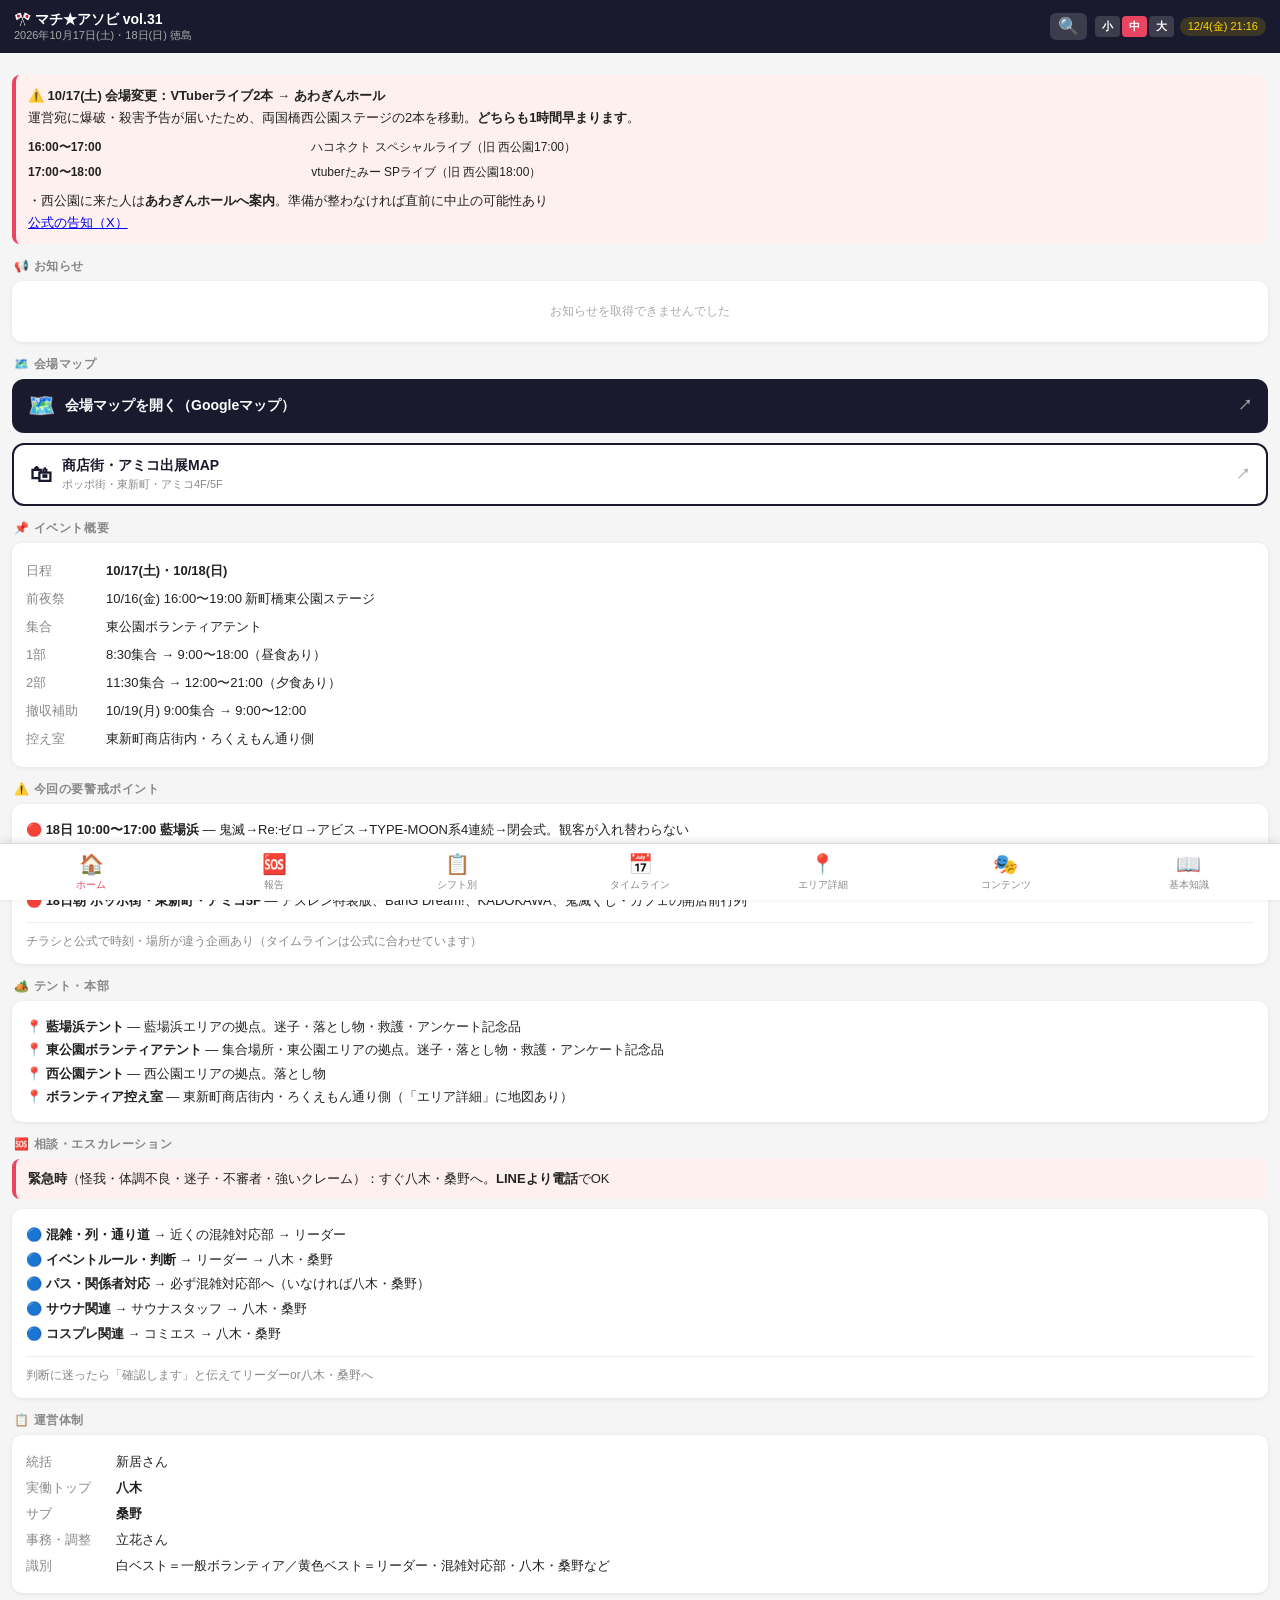
<file: index.html>
<!DOCTYPE html>
<html lang="ja">
<head>
<meta charset="UTF-8">
<meta name="viewport" content="width=device-width, initial-scale=1.0">
<title>マチ★アソビ vol.31 スタッフナビ</title>
<noscript><meta http-equiv="refresh" content="0; url=./home/index.html"></noscript>
<script>
// 旧 index.html?tab=xxx（タブ式SPA時代のURL）を新しいページディレクトリへ転送する
// LIFF（https://liff.line.me/<LIFF ID>/timeline/index.html など）から来た場合は
// ?liff.state=/timeline/index.html が付くので、そのページへ転送する
(function () {
  var TAB_TO_PAGE = { home: 'home', report: 'report', shift: 'shift', tt: 'timeline', map: 'area', basic: 'basic' };
  var params = new URLSearchParams(location.search);
  var liffState = params.get('liff.state');
  if (liffState && /^\/[\w\-./]*(\?[^#]*)?$/.test(liffState) && liffState.indexOf('//') === -1) {
    location.replace('.' + liffState);
    return;
  }
  var page = TAB_TO_PAGE[params.get('tab')] || 'home';
  params.delete('tab');
  var qs = params.toString();
  location.replace('./' + page + '/index.html' + (qs ? '?' + qs : ''));
})();
</script>
</head>
<body></body>
</html>
</file>
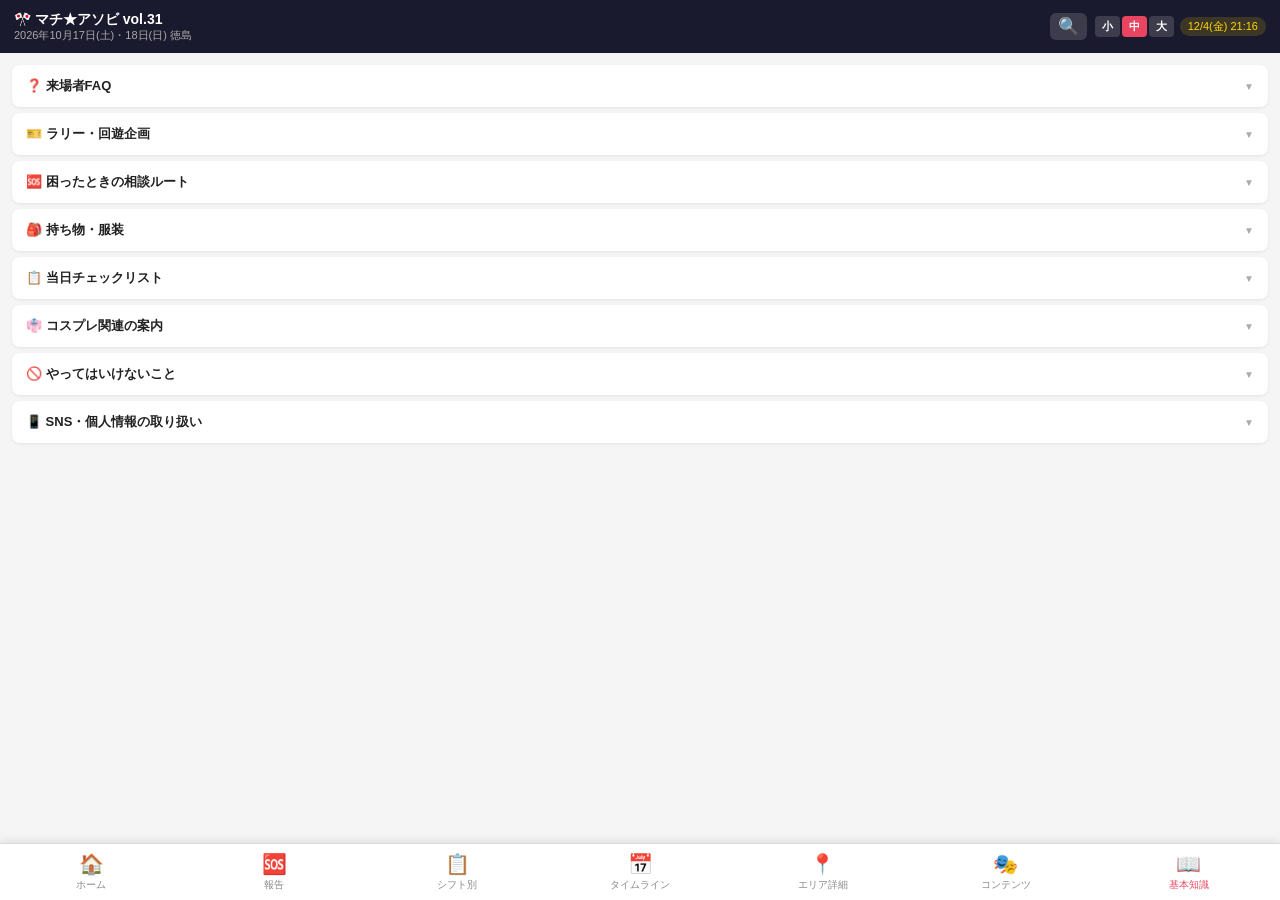
<file: basic/index.html>
<!DOCTYPE html>
<html lang="ja">
<head>
<meta charset="UTF-8">
<meta name="viewport" content="width=device-width, initial-scale=1.0">
<title>基本知識｜マチ★アソビ vol.31 スタッフナビ</title>
<link rel="stylesheet" href="../shared/css/base.css">
<link rel="stylesheet" href="basic.css">
</head>
<body data-page="basic">

<div id="app">
  <main class="page">
    <div class="acc-item"><div class="acc-head" onclick="toggleAcc(this)"><span>❓ 来場者FAQ</span><span class="acc-arrow">▼</span></div>
    <div class="acc-body">
      <div class="faq-q">Q. ステージはどこですか？</div>
      <div class="faq-a">「藍場浜公園ステージ、新町橋東公園ステージ、両国橋西公園ステージ、アミコドームの4か所です。お目当てはどちらですか？」</div>
      <div class="faq-q">Q. ufotable CINEMAはどこですか？</div>
      <div class="faq-a">「東新町商店街の近くにあります。こちら（方向）に進むと見えてきます」（詳細はシネマスタッフへ）</div>
      <div class="faq-q">Q. 無料イベントなのにお金がかかるんですか？（ufotable CINEMA）</div>
      <div class="faq-a">「ufotable CINEMAの無料イベントは、施設使用料としてワンデイパス（1日500円）が必要です。1日1人1枚で、複数買っても払い戻しはありません。詳しくはシネマスタッフにご確認ください」</div>
      <div class="faq-q">Q. コスプレ受付・更衣室はどこですか？</div>
      <div class="faq-a">「ポッポ街商店街の2階です。受付条件・料金・当日受付可否はコミエスの公式案内でご確認ください」</div>
      <div class="faq-q">Q. アンケートのお礼はどこで？</div>
      <div class="faq-a">「東公園ボランティアテントまたは藍場浜テントで、スダチをお受け取りいただけます」</div>
      <div class="faq-q">Q. 整理券・物販はまだありますか？</div>
      <div class="faq-a">「各出展者の公式SNSや現地掲示をご確認ください。私の判断ではお答えできません」</div>
      <div class="faq-q">Q. 駐車場はありますか？</div>
      <div class="faq-a">「各会場に駐車スペースはございません。公共交通機関をご利用ください」</div>
      <div class="faq-q">Q. サウナはどこで、どうやって入れますか？</div>
      <div class="faq-a">「水際公園（新町川）と眉山山頂の2か所です。有料・事前申込制です。詳細はサウナスタッフまたは公式サイトでご確認ください」</div>
      <div class="faq-q">Q. 有料観覧エリア・配信はありますか？</div>
      <div class="faq-a">「確認しますので、少々お待ちください」→ リーダー・本部へ（公式告知が出ていないものは推測で答えない）</div>
      <div class="faq-q">Q. 気分が悪いのですが</div>
      <div class="faq-a">「すぐにご案内します」→ 安全な場所へ誘導し、藍場浜テントまたは東公園ボランティアテントへ共有</div>
      <div class="faq-q">Q. 子どもとはぐれてしまいました</div>
      <div class="faq-a">「藍場浜テントまたは東公園ボランティアテントにご案内します。一緒に参りましょう」→ すぐテントへ誘導してリーダーへ共有</div>
    </div></div>

    <div class="acc-item"><div class="acc-head" onclick="toggleAcc(this)"><span>🎫 ラリー・回遊企画</span><span class="acc-arrow">▼</span></div>
    <div class="acc-body">
      <div class="faq-q">デジタル壁紙ラリー</div>
      <div class="faq-a">会場各所のQRコードをスマホで読み取ると壁紙を入手できる。設置場所は<a href="https://www.machiasobi.com/booth/859/" target="_blank" rel="noopener">公式案内</a>で確認。</div>
      <div class="faq-q">とくしまグルメハント</div>
      <div class="faq-a">10/3〜11/23、市内24店。<strong>景品引換はufotable CINEMA</strong>。詳細は<a href="https://www.machiasobi.com/booth/60/" target="_blank" rel="noopener">公式案内</a>で確認。</div>
    </div></div>

    <div class="acc-item"><div class="acc-head" onclick="toggleAcc(this)"><span>🆘 困ったときの相談ルート</span><span class="acc-arrow">▼</span></div>
    <div class="acc-body">
      <div class="step-item"><div class="step-num">1</div><div class="step-text">列整理・通り道・混雑 → 近くの<strong>混雑対応部</strong></div></div>
      <div class="step-item"><div class="step-num">2</div><div class="step-text">ルール・判断 → 近くの<strong>リーダー</strong></div></div>
      <div class="step-item"><div class="step-num">3</div><div class="step-text">緊急・リーダーが判断に迷う → <strong>八木・桑野</strong>（電話OK）</div></div>
      <div class="divider"></div>
      <div style="font-size:12px;color:#555;line-height:1.7">
        <div>🔑 <strong>黄色ベスト≠必ずリーダー</strong>。相手の担当を確認してからつなぐ。</div>
        <div>🔑 パス・関係者対応は<strong>必ず混雑対応部へ</strong></div>
        <div>🔑 報告は「どこで・何が・何人・いま何をしているか・判断してほしいこと」</div>
      </div>
    </div></div>

    <div class="acc-item"><div class="acc-head" onclick="toggleAcc(this)"><span>🎒 持ち物・服装</span><span class="acc-arrow">▼</span></div>
    <div class="acc-body">
      <strong>必須：</strong><ul><li>スマートフォン・モバイルバッテリー</li><li>飲み物（多めに）</li><li>帽子</li><li>タオル・雨具</li><li>筆記用具・メモ帳</li><li>常備薬・身分証</li><li>スタッフベスト・スタッフ証（当日朝配布）</li><li>ボランティアパスポート（該当者のみ）</li></ul>
      <strong>あるとよいもの：</strong><ul><li>日焼け止め・汗拭きシート・絆創膏</li><li>塩分タブレット・飴</li><li>両手が空くバッグ（サコッシュ・ウエストポーチ）</li><li>ジップロック（スマホの防水）</li></ul>
      <div style="font-size:12px;color:#555">動きやすい服装・スニーカー。朝晩は冷え込むので温度調整しやすい格好で。</div>
    </div></div>

    <div class="acc-item"><div class="acc-head" onclick="toggleAcc(this)"><span>📋 当日チェックリスト</span><span class="acc-arrow">▼</span></div>
    <div class="acc-body">
      <strong>集合時：</strong><ul><li>□ 出欠確認</li><li>□ スタッフベスト・スタッフ証の受け取り</li><li>□ 担当エリア・担当業務・リーダーの確認</li><li>□ ボランティアパスポートを渡した（該当者のみ）</li><li>□ 緊急連絡先の確認</li><li>□ 休憩ルール・食事の受け取り方法の確認</li><li>□ 最新スケジュールの確認</li><li>□ トイレ・救護・本部の場所確認</li></ul>
      <strong style="display:block;margin-top:8px">業務中：</strong><ul><li>□ スタッフベスト・スタッフ証は見えるように着用</li><li>□ 担当場所を勝手に離れない（離れるときは行先と戻り時間を共有）</li><li>□ 原則2人1組で行動</li><li>□ 判断に迷ったら「確認します」と伝える</li><li>□ 体調不良・疲労は早めに共有する</li><li>□ SNSに内部情報・トラブル情報を投稿しない</li></ul>
    </div></div>

    <div class="acc-item"><div class="acc-head" onclick="toggleAcc(this)"><span>👘 コスプレ関連の案内</span><span class="acc-arrow">▼</span></div>
    <div class="acc-body">
      <div class="faq-q">主催</div>
      <div class="faq-a">併設イベントで、主催は<strong>コミエス</strong>（公式主催ではない）。開催 9:00〜17:00。問い合わせは原則コミエスへ。</div>
      <div class="faq-q">受付・更衣室・クローク</div>
      <div class="faq-a"><strong>ポッポ街2階</strong></div>
      <div class="faq-q">コスプレエリアの場所</div>
      <div class="faq-a">チラシは「旧みずほ銀行徳島支店」、コミエスサイトは「水際公園」と表記が違う。「コミエスの公式案内でご確認ください」と案内する。</div>
      <div class="faq-q">撮影について聞かれたら</div>
      <div class="faq-a">「コスプレイヤーさんの撮影は、ご本人の許可があれば可能です。ステージは撮影禁止です」</div>
      <div class="faq-q">コスプレして観覧してもいい？</div>
      <div class="faq-a">「もちろんOKですよ！」</div>
      <div style="margin-top:8px;padding:6px 10px;background:#fff3cd;border-radius:6px;font-size:12px;color:#555">⚠️ 登録・料金・当日受付可否・衣装や小道具の可否は<strong>コミエス・八木・桑野</strong>へ。ボランティアは独自判断しない。</div>
    </div></div>

    <div class="acc-item"><div class="acc-head" onclick="toggleAcc(this)"><span>🚫 やってはいけないこと</span><span class="acc-arrow">▼</span></div>
    <div class="acc-body"><ul>
      <li>わからないことを推測で案内する（「たぶん大丈夫」「並べば大丈夫」）</li>
      <li>来場者と口論する・強い言い方をする</li>
      <li>個人判断で入場可否・撮影可否・整理券・物販ルールを案内する</li>
      <li>来場者のスマートフォン・カメラに触る</li>
      <li>体調不良者を一人にする・医療判断をする</li>
      <li>落とし物を個人で預かる・内容物を他人に話す</li>
      <li>トラブルをSNSに投稿する・内部情報を発信する</li>
    </ul></div></div>

    <div class="acc-item"><div class="acc-head" onclick="toggleAcc(this)"><span>📱 SNS・個人情報の取り扱い</span><span class="acc-arrow">▼</span></div>
    <div class="acc-body"><ul>
      <li>内部情報・トラブル情報を個人SNSに投稿しない</li>
      <li>当日撮影した写真・動画を無断で投稿しない。ベスト・スタッフ証を着けた自撮りはNG</li>
      <li>グループLINEで知った連絡先を悪用しない</li>
      <li>自分や他スタッフの連絡先を来場者に教えない（求められたらリーダーへ）</li>
      <li>迷子・体調不良対応で聞いた情報は本部にだけ伝える</li>
    </ul></div></div>
  </main>
</div>

<script src="../shared/js/utils.js"></script>
<script src="../shared/js/accordion.js"></script>
<script src="../shared/js/layout.js"></script>
<script src="../shared/js/site-search.js"></script>
<script src="basic.js"></script>
</body>
</html>
</file>
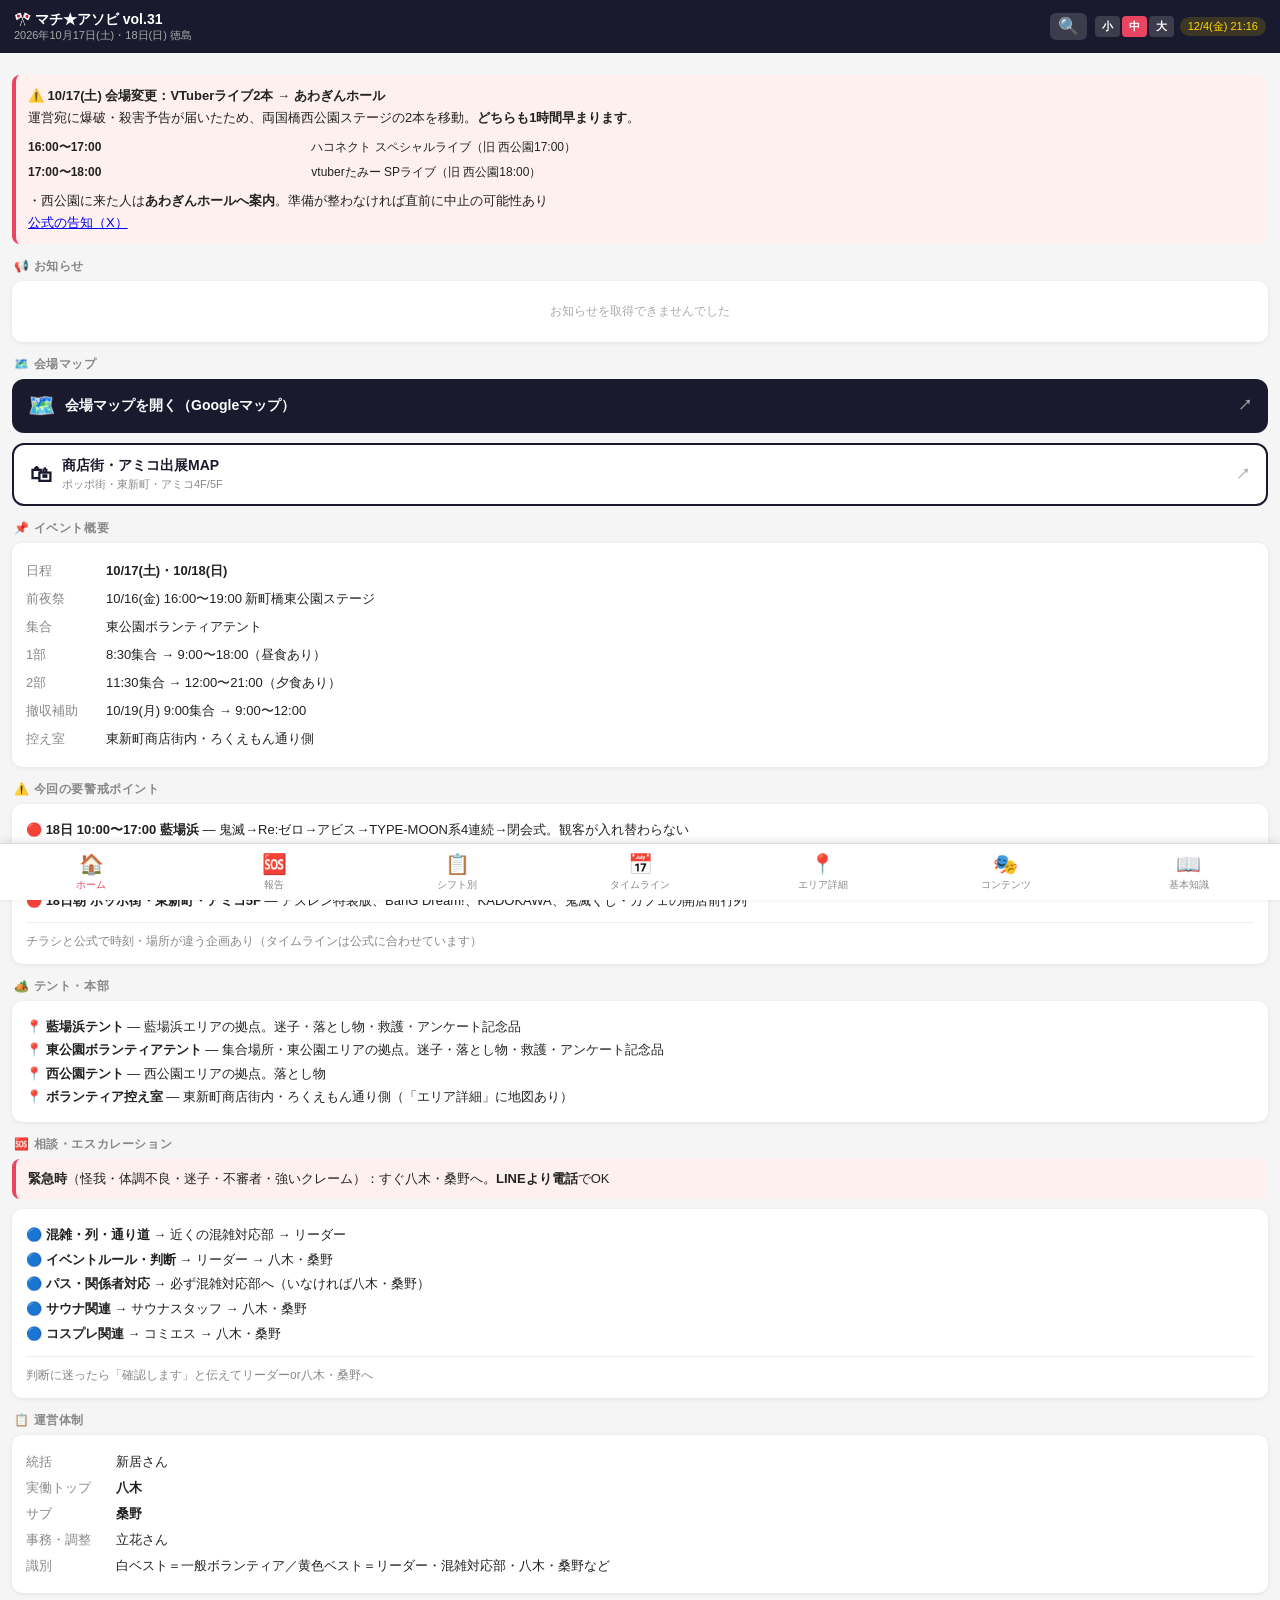
<file: home/index.html>
<!DOCTYPE html>
<html lang="ja">
<head>
<meta charset="UTF-8">
<meta name="viewport" content="width=device-width, initial-scale=1.0">
<title>ホーム｜マチ★アソビ vol.31 スタッフナビ</title>
<link rel="stylesheet" href="../shared/css/base.css">
<link rel="stylesheet" href="home.css">
</head>
<body data-page="home">

<div id="app">
  <main class="page">
    <div class="alert alert-red" style="font-size:13px;line-height:1.7;margin-top:10px">
      <strong>⚠️ 10/17(土) 会場変更：VTuberライブ2本 → あわぎんホール</strong><br>
      運営宛に爆破・殺害予告が届いたため、両国橋西公園ステージの2本を移動。<strong>どちらも1時間早まります</strong>。
      <table style="width:100%;font-size:12px;border-collapse:collapse;margin:6px 0">
        <tr><td style="padding:2px 6px 2px 0;white-space:nowrap"><strong>16:00〜17:00</strong></td><td>ハコネクト スペシャルライブ（旧 西公園17:00）</td></tr>
        <tr><td style="padding:2px 6px 2px 0;white-space:nowrap"><strong>17:00〜18:00</strong></td><td>vtuberたみー SPライブ（旧 西公園18:00）</td></tr>
      </table>
      ・西公園に来た人は<strong>あわぎんホールへ案内</strong>。準備が整わなければ直前に中止の可能性あり<br>
      <a href="https://x.com/machiasobi/status/2111088545767317784" target="_blank" rel="noopener">公式の告知（X）</a>
    </div>

    <div class="sec-head">📢 お知らせ</div>
    <div id="news-container">
      <div class="card"><div style="color:#aaa;font-size:12px;text-align:center;padding:8px">読み込み中…</div></div>
    </div>

    <div class="sec-head">🗺️ 会場マップ</div>
    <a href="../map/index.html" target="_blank" rel="noopener" style="display:flex;align-items:center;gap:10px;background:#1a1a2e;color:#fff;border-radius:12px;padding:14px 16px;text-decoration:none;margin-bottom:10px;font-size:14px;font-weight:bold">
      <span style="font-size:22px">🗺️</span>
      <span>会場マップを開く（Googleマップ）</span>
      <span style="margin-left:auto;color:#aaa">↗</span>
    </a>
    <a href="../shop/index.html" target="_blank" rel="noopener" style="display:flex;align-items:center;gap:10px;background:#fff;color:#1a1a2e;border:2px solid #1a1a2e;border-radius:12px;padding:12px 16px;text-decoration:none;margin-bottom:10px;font-size:14px;font-weight:bold">
      <span style="font-size:22px">🛍</span>
      <span>商店街・アミコ出展MAP<br><span style="font-size:11px;color:#888;font-weight:normal">ポッポ街・東新町・アミコ4F/5F</span></span>
      <span style="margin-left:auto;color:#aaa">↗</span>
    </a>

    <div class="sec-head">📌 イベント概要</div>
    <div class="card">
      <table style="width:100%;font-size:13px;border-collapse:collapse">
        <tr><td style="padding:5px 0;color:#888;width:80px">日程</td><td style="padding:5px 0;font-weight:bold">10/17(土)・10/18(日)</td></tr>
        <tr><td style="padding:5px 0;color:#888">前夜祭</td><td style="padding:5px 0">10/16(金) 16:00〜19:00 新町橋東公園ステージ</td></tr>
        <tr><td style="padding:5px 0;color:#888">集合</td><td style="padding:5px 0">東公園ボランティアテント</td></tr>
        <tr><td style="padding:5px 0;color:#888">1部</td><td style="padding:5px 0">8:30集合 → 9:00〜18:00（昼食あり）</td></tr>
        <tr><td style="padding:5px 0;color:#888">2部</td><td style="padding:5px 0">11:30集合 → 12:00〜21:00（夕食あり）</td></tr>
        <tr><td style="padding:5px 0;color:#888">撤収補助</td><td style="padding:5px 0">10/19(月) 9:00集合 → 9:00〜12:00</td></tr>
        <tr><td style="padding:5px 0;color:#888">控え室</td><td style="padding:5px 0">東新町商店街内・ろくえもん通り側</td></tr>
      </table>
    </div>

    <div class="sec-head">⚠️ 今回の要警戒ポイント</div>
    <div class="card">
      <div style="font-size:13px;line-height:1.8">
        <div>🔴 <strong>18日 10:00〜17:00 藍場浜</strong> — 鬼滅→Re:ゼロ→アビス→TYPE-MOON系4連続→閉会式。観客が入れ替わらない</div>
        <div>🔴 <strong>18日 12:00 新町橋東</strong> — 乃木坂46×ビルディバイド。列を川沿い・橋の上に伸ばさない</div>
        <div>🔴 <strong>17日 16:45〜20:00 藍場浜／18:00 新町橋東</strong> — 3連続ライブ＋『超かぐや姫！』。夜に会場間を人が移動</div>
        <div>🔴 <strong>18日朝 ポッポ街・東新町・アミコ5F</strong> — アズレン特装版、BanG Dream!、KADOKAWA、鬼滅くじ・カフェの開店前行列</div>
      </div>
      <div class="divider"></div>
      <div style="font-size:12px;color:#888">チラシと公式で時刻・場所が違う企画あり（タイムラインは公式に合わせています）</div>
    </div>

    <div class="sec-head">🏕️ テント・本部</div>
    <div class="card">
      <div style="font-size:13px;line-height:1.8">
        <div>📍 <strong>藍場浜テント</strong> — 藍場浜エリアの拠点。迷子・落とし物・救護・アンケート記念品</div>
        <div>📍 <strong>東公園ボランティアテント</strong> — 集合場所・東公園エリアの拠点。迷子・落とし物・救護・アンケート記念品</div>
        <div>📍 <strong>西公園テント</strong> — 西公園エリアの拠点。落とし物</div>
        <div>📍 <strong>ボランティア控え室</strong> — 東新町商店街内・ろくえもん通り側（「エリア詳細」に地図あり）</div>
      </div>
    </div>

    <div class="sec-head">🆘 相談・エスカレーション</div>
    <div class="alert alert-red">
      <strong>緊急時</strong>（怪我・体調不良・迷子・不審者・強いクレーム）：すぐ八木・桑野へ。<strong>LINEより電話</strong>でOK
    </div>
    <div class="card">
      <div style="font-size:13px;line-height:1.9">
        <div>🔵 <strong>混雑・列・通り道</strong> → 近くの混雑対応部 → リーダー</div>
        <div>🔵 <strong>イベントルール・判断</strong> → リーダー → 八木・桑野</div>
        <div>🔵 <strong>パス・関係者対応</strong> → 必ず混雑対応部へ（いなければ八木・桑野）</div>
        <div>🔵 <strong>サウナ関連</strong> → サウナスタッフ → 八木・桑野</div>
        <div>🔵 <strong>コスプレ関連</strong> → コミエス → 八木・桑野</div>
      </div>
      <div class="divider"></div>
      <div style="font-size:12px;color:#888">判断に迷ったら「確認します」と伝えてリーダーor八木・桑野へ</div>
    </div>

    <div class="sec-head">📋 運営体制</div>
    <div class="card">
      <table style="width:100%;font-size:13px;border-collapse:collapse">
        <tr><td style="padding:4px 0;color:#888;width:90px">統括</td><td style="padding:4px 0">新居さん</td></tr>
        <tr><td style="padding:4px 0;color:#888">実働トップ</td><td style="padding:4px 0"><strong>八木</strong></td></tr>
        <tr><td style="padding:4px 0;color:#888">サブ</td><td style="padding:4px 0"><strong>桑野</strong></td></tr>
        <tr><td style="padding:4px 0;color:#888">事務・調整</td><td style="padding:4px 0">立花さん</td></tr>
        <tr><td style="padding:4px 0;color:#888">識別</td><td style="padding:4px 0">白ベスト＝一般ボランティア／黄色ベスト＝リーダー・混雑対応部・八木・桑野など</td></tr>
      </table>
    </div>
  </main>
</div>

<script src="../shared/js/utils.js"></script>
<script src="../shared/js/layout.js"></script>
<script src="../shared/js/site-search.js"></script>
<script src="home.js"></script>
</body>
</html>
</file>
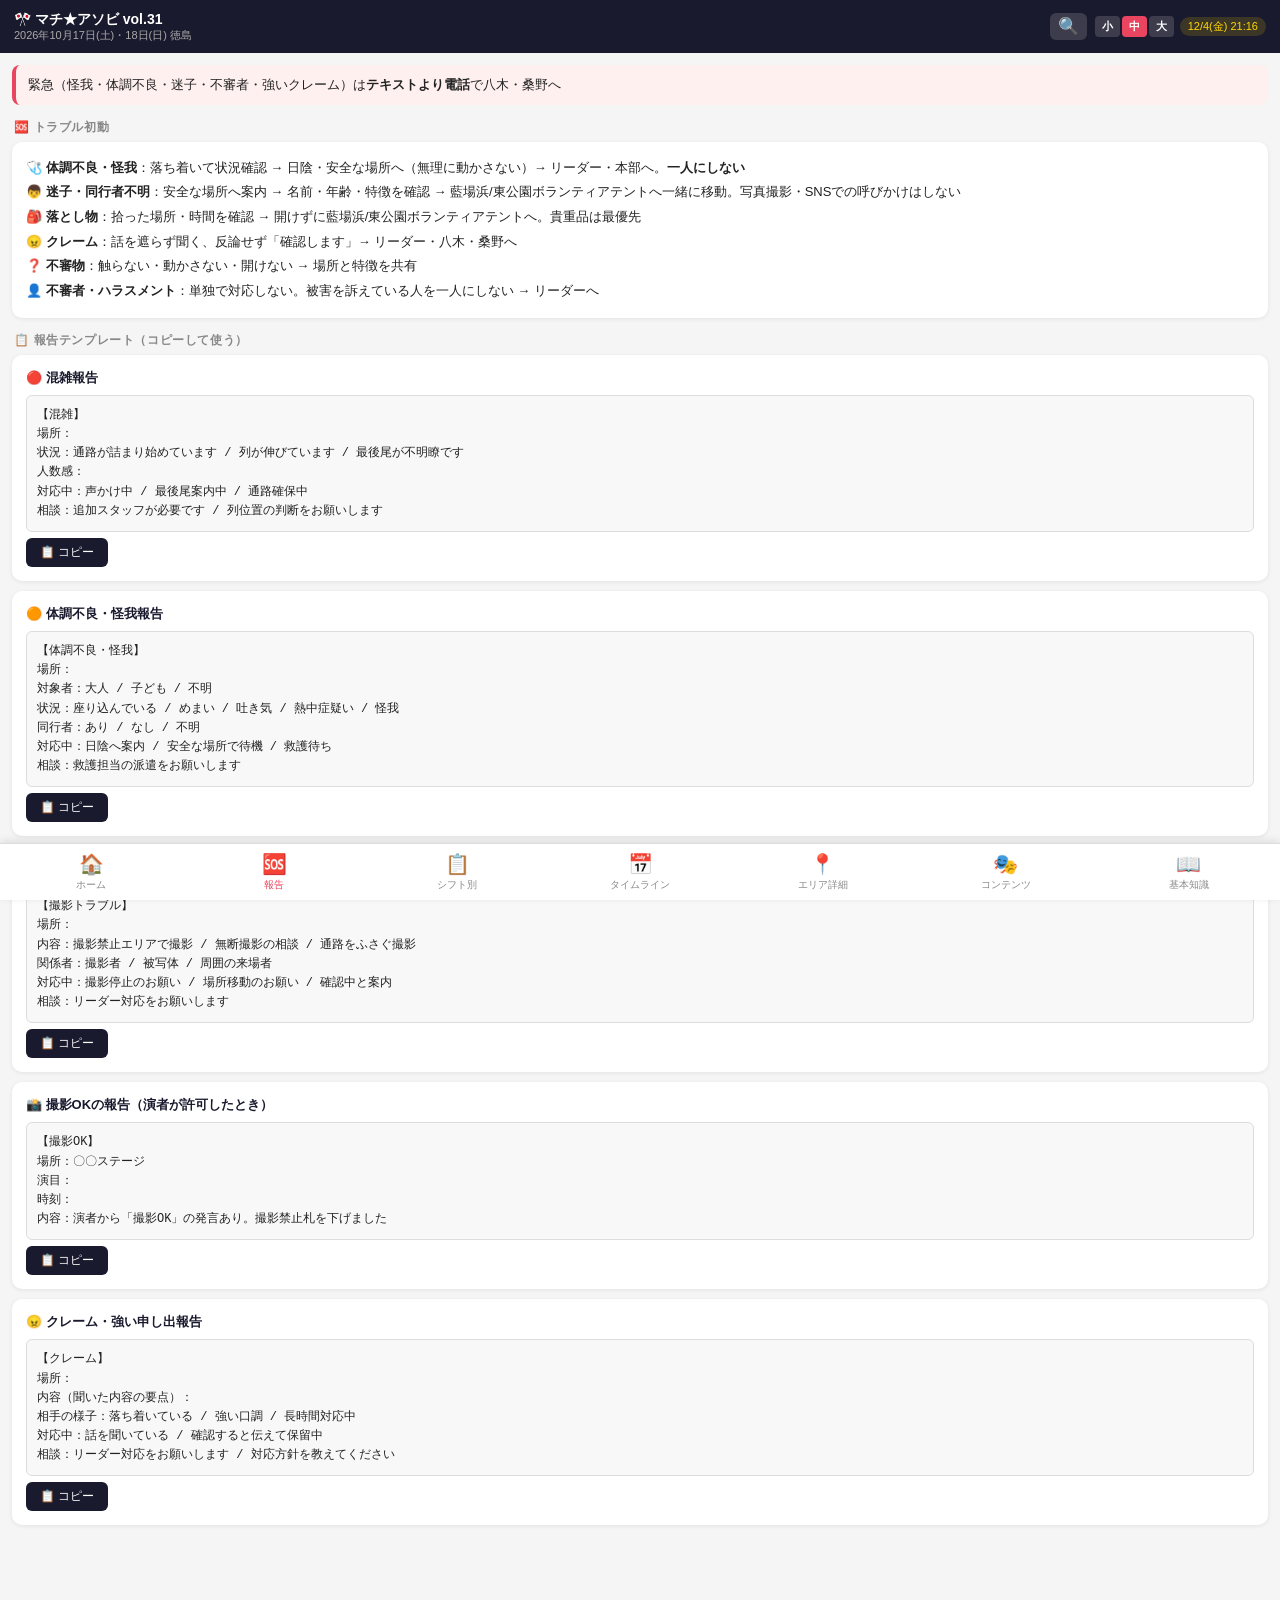
<file: report/index.html>
<!DOCTYPE html>
<html lang="ja">
<head>
<meta charset="UTF-8">
<meta name="viewport" content="width=device-width, initial-scale=1.0">
<title>報告｜マチ★アソビ vol.31 スタッフナビ</title>
<link rel="stylesheet" href="../shared/css/base.css">
<link rel="stylesheet" href="report.css">
</head>
<body data-page="report">

<div id="app">
  <main class="page">
    <div class="alert alert-red">緊急（怪我・体調不良・迷子・不審者・強いクレーム）は<strong>テキストより電話</strong>で八木・桑野へ</div>
    <div class="sec-head">🆘 トラブル初動</div>
    <div class="card">
      <div style="font-size:13px;line-height:1.9">
        <div>🩺 <strong>体調不良・怪我</strong>：落ち着いて状況確認 → 日陰・安全な場所へ（無理に動かさない）→ リーダー・本部へ。<strong>一人にしない</strong></div>
        <div>👦 <strong>迷子・同行者不明</strong>：安全な場所へ案内 → 名前・年齢・特徴を確認 → 藍場浜/東公園ボランティアテントへ一緒に移動。写真撮影・SNSでの呼びかけはしない</div>
        <div>🎒 <strong>落とし物</strong>：拾った場所・時間を確認 → 開けずに藍場浜/東公園ボランティアテントへ。貴重品は最優先</div>
        <div>😠 <strong>クレーム</strong>：話を遮らず聞く、反論せず「確認します」→ リーダー・八木・桑野へ</div>
        <div>❓ <strong>不審物</strong>：触らない・動かさない・開けない → 場所と特徴を共有</div>
        <div>👤 <strong>不審者・ハラスメント</strong>：単独で対応しない。被害を訴えている人を一人にしない → リーダーへ</div>
      </div>
    </div>

    <div class="sec-head">📋 報告テンプレート（コピーして使う）</div>

    <div class="card">
      <div class="card-title">🔴 混雑報告</div>
      <div class="tmpl-box" id="tmpl-congestion">【混雑】
場所：
状況：通路が詰まり始めています / 列が伸びています / 最後尾が不明瞭です
人数感：
対応中：声かけ中 / 最後尾案内中 / 通路確保中
相談：追加スタッフが必要です / 列位置の判断をお願いします</div>
      <button class="copy-btn" onclick="copyTmpl('tmpl-congestion', this)">📋 コピー</button>
    </div>

    <div class="card">
      <div class="card-title">🟠 体調不良・怪我報告</div>
      <div class="tmpl-box" id="tmpl-medical">【体調不良・怪我】
場所：
対象者：大人 / 子ども / 不明
状況：座り込んでいる / めまい / 吐き気 / 熱中症疑い / 怪我
同行者：あり / なし / 不明
対応中：日陰へ案内 / 安全な場所で待機 / 救護待ち
相談：救護担当の派遣をお願いします</div>
      <button class="copy-btn" onclick="copyTmpl('tmpl-medical', this)">📋 コピー</button>
    </div>

    <div class="card">
      <div class="card-title">📷 撮影トラブル報告</div>
      <div class="tmpl-box" id="tmpl-photo">【撮影トラブル】
場所：
内容：撮影禁止エリアで撮影 / 無断撮影の相談 / 通路をふさぐ撮影
関係者：撮影者 / 被写体 / 周囲の来場者
対応中：撮影停止のお願い / 場所移動のお願い / 確認中と案内
相談：リーダー対応をお願いします</div>
      <button class="copy-btn" onclick="copyTmpl('tmpl-photo', this)">📋 コピー</button>
    </div>

    <div class="card">
      <div class="card-title">📸 撮影OKの報告（演者が許可したとき）</div>
      <div class="tmpl-box" id="tmpl-photook">【撮影OK】
場所：〇〇ステージ
演目：
時刻：
内容：演者から「撮影OK」の発言あり。撮影禁止札を下げました</div>
      <button class="copy-btn" onclick="copyTmpl('tmpl-photook', this)">📋 コピー</button>
    </div>

    <div class="card">
      <div class="card-title">😠 クレーム・強い申し出報告</div>
      <div class="tmpl-box" id="tmpl-claim">【クレーム】
場所：
内容（聞いた内容の要点）：
相手の様子：落ち着いている / 強い口調 / 長時間対応中
対応中：話を聞いている / 確認すると伝えて保留中
相談：リーダー対応をお願いします / 対応方針を教えてください</div>
      <button class="copy-btn" onclick="copyTmpl('tmpl-claim', this)">📋 コピー</button>
    </div>
  </main>
</div>

<script src="../shared/js/utils.js"></script>
<script src="../shared/js/layout.js"></script>
<script src="../shared/js/site-search.js"></script>
<script src="report.js"></script>
</body>
</html>
</file>
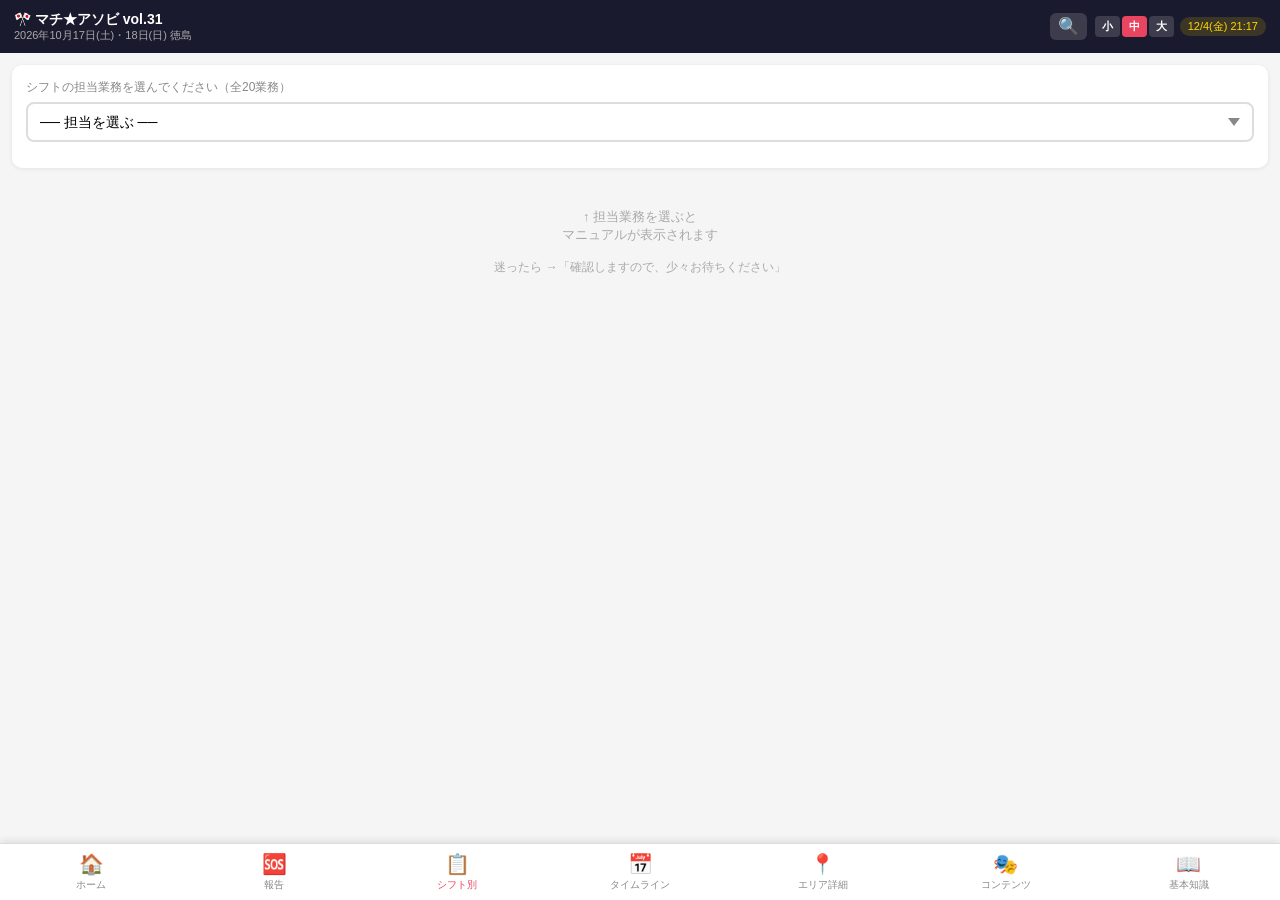
<file: shift/index.html>
<!DOCTYPE html>
<html lang="ja">
<head>
<meta charset="UTF-8">
<meta name="viewport" content="width=device-width, initial-scale=1.0">
<title>シフト別｜マチ★アソビ vol.31 スタッフナビ</title>
<link rel="stylesheet" href="../shared/css/base.css">
<link rel="stylesheet" href="shift.css">
</head>
<body data-page="shift">

<div id="app">
  <main class="page">
    <div class="card" style="margin-bottom:10px">
      <div style="font-size:12px;color:#888;margin-bottom:6px">シフトの担当業務を選んでください（全20業務）</div>
      <select class="duty-selector" id="duty-select" onchange="showDuty(this.value)">
        <option value="">── 担当を選ぶ ──</option>
        <optgroup label="はじめに（全業務共通）">
          <option value="kihon">基本姿勢・迷ったときの判断基準</option>
          <option value="new31">Vol31 新しく加わる企画</option>
        </optgroup>
        <optgroup label="ステージ・テント">
          <option value="stage">#01 ステージイベント 会場整理誘導</option>
          <option value="satsukin">#02 撮影禁止対応（撮禁A・B交代制）</option>
          <option value="tachiage">#03 立ち上げ・撤収</option>
          <option value="uketsuke">#04 受付対応（各テント）</option>
        </optgroup>
        <optgroup label="巡回・応援">
          <option value="yuugeki">#05 遊撃・応援対応</option>
          <option value="poppo">#06 ポッポ街商店街エリア巡回</option>
          <option value="higashishinmachi">#07 東新町商店街エリア巡回</option>
          <option value="ufo">#08 ufotable CINEMA周辺補助</option>
          <option value="chusharinjou">#09 駐輪場・コルネの泉周辺巡回</option>
        </optgroup>
        <optgroup label="企画・エリア補助">
          <option value="sauna">#10 サウナ企画補助</option>
          <option value="parasol">#11 パラソル・ブース補助</option>
          <option value="itasha">#12 痛車展示エリア</option>
          <option value="cosplay">#13 コスプレ関連エリア</option>
        </optgroup>
        <optgroup label="案内・調査・美化">
          <option value="annai">#14 案内全般</option>
          <option value="enquete">#15 アンケート調査</option>
          <option value="gomi">#16 ごみ収集・美化</option>
        </optgroup>
        <optgroup label="共通の手順">
          <option value="hikitsugi">#17 引継ぎ手順（SBAR）</option>
          <option value="maigo">#18 迷子・落とし物対応</option>
          <option value="kyugo">#19 救護・緊急時対応</option>
          <option value="taiki">#20 待機中にできること</option>
        </optgroup>
      </select>
    </div>

    <div id="duty-placeholder" style="text-align:center;color:#aaa;font-size:13px;padding:30px 0">
      ↑ 担当業務を選ぶと<br>マニュアルが表示されます<br><br>
      <span style="font-size:12px">迷ったら →「確認しますので、少々お待ちください」</span>
    </div>

    <!-- DUTY PANELS -->

    <!-- 基本姿勢 -->
    <div id="dp-kihon" class="duty-panel">
      <div class="alert alert-red"><strong>基本姿勢・迷ったときの判断基準</strong><br>すべての業務に共通</div>
      <div class="acc-item"><div class="acc-head" onclick="toggleAcc(this)"><span>✨ 魔法の一言（迷ったらまずこれ）</span><span class="acc-arrow">▼</span></div>
      <div class="acc-body"><div class="tmpl-box">「確認しますので、少々お待ちください」</div></div></div>
      <div class="acc-item"><div class="acc-head" onclick="toggleAcc(this)"><span>🧭 この順番で考える</span><span class="acc-arrow">▼</span></div>
      <div class="acc-body"><ol><li><strong>安全</strong>が守られているか</li><li><strong>人の流れ</strong>が止まっていないか</li><li><strong>来場者</strong>が不安になっていないか</li><li><strong>スタッフだけで抱え込んで</strong>いないか</li></ol></div></div>
      <div class="acc-item"><div class="acc-head" onclick="toggleAcc(this)"><span>📞 困ったときの相談先</span><span class="acc-arrow">▼</span></div>
      <div class="acc-body"><ul><li>リーダー（黄色ベスト）</li><li>混雑対応部（黄色ベスト）</li><li>東公園ボランティアテント</li><li>藍場浜テント</li><li>八木・桑野</li></ul></div></div>
      <div class="acc-item"><div class="acc-head" onclick="toggleAcc(this)"><span>🚫 NG</span><span class="acc-arrow">▼</span></div>
      <div class="acc-body"><ul><li>推測で答えない</li><li>一人で判断しない</li><li>口論しない</li><li>走って急がない（安全最優先）</li></ul></div></div>
    </div>

    <!-- Vol31 新企画 -->
    <div id="dp-new31" class="duty-panel">
      <div class="alert alert-yellow"><strong>Vol31 新しく加わる企画</strong><br>各企画の場所や詳細は、当日の公式案内を確認</div>
      <div class="acc-item"><div class="acc-head" onclick="toggleAcc(this)"><span>🆕 今回の新企画</span><span class="acc-arrow">▼</span></div>
      <div class="acc-body"><ul><li>ロープウエイガイダンスが<strong>3回ぶりに復活</strong></li><li>眉山に<strong>キャンプ場</strong>を開設</li><li>旧みずほで<strong>コスプレと魔法陣のお披露目</strong></li><li>阿波おどり会館で<strong>お酒のイベント</strong>を開催</li></ul></div></div>
      <div class="acc-item"><div class="acc-head" onclick="toggleAcc(this)"><span>🧭 案内で迷ったら</span><span class="acc-arrow">▼</span></div>
      <div class="acc-body"><ul><li>場所・開催時間・参加方法は<strong>公式案内</strong>で確認</li><li>分からない内容・判断に迷ったら<strong>リーダーか本部</strong>へ相談</li></ul></div></div>
      <div class="acc-item"><div class="acc-head" onclick="toggleAcc(this)"><span>🚫 確認せずに答えないこと</span><span class="acc-arrow">▼</span></div>
      <div class="acc-body"><ul><li>開催時間を推測で答えない</li><li>参加条件を推測で答えない</li><li>料金を推測で答えない</li><li>詳細を自己判断で決めない</li></ul><div class="tmpl-box">「確認しますので、少々お待ちください」</div>と伝え、リーダーか本部へ確認します。</div></div>
    </div>

    <!-- #01 -->
    <div id="dp-stage" class="duty-panel">
      <div class="alert alert-red"><strong>#01 ステージイベント 会場整理誘導</strong><br>藍場浜・新町橋東公園・西公園・アミコドームなど</div>
      <div class="acc-item"><div class="acc-head" onclick="toggleAcc(this)"><span>⏰ 開演前</span><span class="acc-arrow">▼</span></div>
      <div class="acc-body"><ul><li>観覧エリア・通路の確認</li><li>最後尾がわかりやすいか確認</li><li>撮影禁止札・表示の設置場所確認</li><li>車道・階段付近に列が伸びていないか確認</li><li>体調が悪そうな人・日なたに長時間いる人を確認</li></ul></div></div>
      <div class="acc-item"><div class="acc-head" onclick="toggleAcc(this)"><span>🎤 開演中</span><span class="acc-arrow">▼</span></div>
      <div class="acc-body"><ul><li>通路がふさがっていないか巡回</li><li>撮影禁止札を持ちながら周辺を巡回</li><li>スマホ・カメラを構えている人に声かけ</li><li>体調不良者がいないか確認</li></ul></div></div>
      <div class="acc-item"><div class="acc-head" onclick="toggleAcc(this)"><span>🚪 終演後</span><span class="acc-arrow">▼</span></div>
      <div class="acc-body"><ul><li>出口で人が詰まっていないか確認</li><li>次の待機列と退場する人の通り道が重ならないか確認</li><li>出口・通路への誘導</li><li>体調不良者がいないか確認</li></ul><div class="alert alert-orange" style="margin-top:8px">⚠️ 終演直後が最も混雑しやすい！早めにリーダーへ状況共有</div></div></div>
      <div class="acc-item"><div class="acc-head" onclick="toggleAcc(this)"><span>📍 10/17（土）藍場浜公園ステージの混雑に注意</span><span class="acc-arrow">▼</span></div>
      <div class="acc-body">10/17（土）は藍場浜公園ステージで<strong>10:00〜20:00</strong>に公演予定。<br>終演後の退場と次の待機列が重ならないよう、<strong>後方と左右の通り道</strong>を確認する。</div></div>
    </div>

    <!-- #02 -->
    <div id="dp-satsukin" class="duty-panel">
      <div class="alert alert-red"><strong>#02 撮影禁止対応（撮禁A・B交代制）</strong><br>藍場浜・新町橋東公園・西公園</div>
      <div class="acc-item"><div class="acc-head" onclick="toggleAcc(this)"><span>🔁 A/B交代制のルール</span><span class="acc-arrow">▼</span></div>
      <div class="acc-body"><ul><li><strong>Aの番</strong>：A が撮影禁止札を持って巡回、B は待機・休憩</li><li><strong>Bの番</strong>：B が A の代わりに担当、A は休憩</li><li>交代タイミングはシフト表またはリーダーの指示に従う</li></ul></div></div>
      <div class="acc-item"><div class="acc-head" onclick="toggleAcc(this)"><span>📋 声かけの流れ</span><span class="acc-arrow">▼</span></div>
      <div class="acc-body"><ol><li>来場者から見える位置に撮禁札・表示を出す</li><li>スマホ・カメラを構えている人に落ち着いて声かけ</li><li>それでも続ける場合 → <strong>リーダー・八木・桑野へ共有</strong></li></ol>
      <div class="tmpl-box">「大変恐れ入りますが、こちらのエリアでは撮影はご遠慮いただいております」</div><br>
      <div class="tmpl-box">「撮影禁止となっておりますので、カメラのご使用はお控えください」</div></div></div>
      <div class="acc-item"><div class="acc-head" onclick="toggleAcc(this)"><span>📍 確認すべき場所</span><span class="acc-arrow">▼</span></div>
      <div class="acc-body"><ul><li>ステージ正面・横・後方</li><li>橋の上・対岸・歩道側（撮禁と知らない人がいる）</li><li>観覧者の列の中・後方</li></ul></div></div>
      <div class="acc-item"><div class="acc-head" onclick="toggleAcc(this)"><span>🚫 絶対にやってはいけないこと</span><span class="acc-arrow">▼</span></div>
      <div class="acc-body"><ul><li>来場者のスマートフォン・カメラに触る</li><li>撮影データの削除を個人判断で求める</li><li>SNS投稿の削除を個人判断で求める</li><li>強い口調で注意する・来場者と口論する</li></ul></div></div>
      <div class="acc-item"><div class="acc-head" onclick="toggleAcc(this)"><span>📸 撮影OKの例外</span><span class="acc-arrow">▼</span></div>
      <div class="acc-body">演者が「撮影OK」と言ったら、撮影禁止札を下げ、<strong>八木・桑野にLINEで報告</strong>。</div></div>
      <div class="alert alert-yellow">⚠️ 30分以上同じ場所に立つこともあります。自分の体調も確認してください。</div>
    </div>

    <!-- #03 -->
    <div id="dp-tachiage" class="duty-panel">
      <div class="alert alert-blue"><strong>#03 立ち上げ・撤収</strong><br>開場前・閉場後の準備と片付け</div>
      <div class="acc-item"><div class="acc-head" onclick="toggleAcc(this)"><span>🔧 立ち上げでやること</span><span class="acc-arrow">▼</span></div>
      <div class="acc-body"><ul><li>三角コーン・バーの展開</li><li>撮禁札・案内表示の設置</li><li>パラソル各ブースへの資料等を配布</li><li>出展者・ブース担当者への<strong>挨拶</strong></li><li>ブース位置・通り道・問い合わせ場所を確認</li><li>パラソル設営の簡単な補助</li><li>本部テント・パス受け取り場所を案内</li></ul>
      <div style="margin-top:6px;font-size:12px;color:#555">立ち上げの挨拶 = 当日の連携づくり。顔を覚えてもらうと助かる！</div></div></div>
      <div class="acc-item"><div class="acc-head" onclick="toggleAcc(this)"><span>📦 撤収でやること</span><span class="acc-arrow">▼</span></div>
      <div class="acc-body"><ul><li>三角コーン・バー・案内表示の回収</li><li>撮禁札・備品の回収</li><li>パラソル周辺の<strong>忘れ物・ごみ確認</strong></li><li>ブース担当者への終了確認・挨拶</li><li>残置物・破損物の確認</li><li>余った配布物・看板等の回収先確認</li><li>本部への<strong>完了報告</strong></li></ul></div></div>
      <div class="acc-item"><div class="acc-head" onclick="toggleAcc(this)"><span>⚠️ 注意点</span><span class="acc-arrow">▼</span></div>
      <div class="acc-body"><ul><li>重いもの・大きいもの・風であおられやすいものは<strong>一人で無理に持たない</strong></li><li>パラソルが開かない・備品が見つからない・配布物の置き場所がわからない → わかる範囲で補助し、判断が必要な内容は<strong>八木・桑野へ</strong></li></ul></div></div>
    </div>

    <!-- #04 -->
    <div id="dp-uketsuke" class="duty-panel">
      <div class="alert alert-blue"><strong>#04 受付対応（各テント）</strong><br>東公園ボランティアテント・藍場浜テント・西公園テントなど</div>
      <div class="acc-item"><div class="acc-head" onclick="toggleAcc(this)"><span>✅ 受付でできること</span><span class="acc-arrow">▼</span></div>
      <div class="acc-body"><ul><li>スタッフへの集合・受付案内</li><li>シフト表・配布資料の確認</li><li>持ち物・服装の確認補助</li><li>迷子・落とし物・体調不良者の受け入れ</li><li>来場者への場所案内（テント・トイレなど）</li></ul></div></div>
      <div class="acc-item"><div class="acc-head" onclick="toggleAcc(this)"><span>❌ 本部・リーダーに確認が必要なこと</span><span class="acc-arrow">▼</span></div>
      <div class="acc-body"><ul><li>シフト変更・人員追加の判断</li><li>スタッフの体調不良対応・帰宅判断</li><li>来場者クレームの受け付け・対応</li><li>緊急時・救護対応の指示</li><li>記念品の在庫・配布条件</li><li>現金・貴重品の管理</li></ul></div></div>
      <div class="acc-item"><div class="acc-head" onclick="toggleAcc(this)"><span>🍋 アンケートのお礼（スダチ）の渡し方</span><span class="acc-arrow">▼</span></div>
      <div class="acc-body"><ol><li>来場者がアンケートQRを読み取って<strong>回答済み</strong>であることを確認</li><li>袋に数個入れたスダチを渡す（在庫切れはリーダーへ確認）</li><li>記念品の在庫状況をこまめにリーダーへ報告</li></ol></div></div>
      <div class="acc-item"><div class="acc-head" onclick="toggleAcc(this)"><span>🕘 集合情報・控え室</span><span class="acc-arrow">▼</span></div>
      <div class="acc-body"><ul><li><strong>1部</strong>：8:30集合 → 9:00〜18:00活動（昼食あり）</li><li><strong>2部</strong>：11:30集合 → 12:00〜21:00活動（夕食あり）</li><li><strong>翌日撤収（10/19）</strong>：9:00集合 → 9:00〜12:00</li></ul>控え室：東新町商店街内・ろくえもん通り側</div></div>
    </div>

    <!-- #05 -->
    <div id="dp-yuugeki" class="duty-panel">
      <div class="alert alert-orange"><strong>#05 遊撃・応援対応</strong><br>会場を広く見て、困っている場所を手伝う</div>
      <div class="acc-item"><div class="acc-head" onclick="toggleAcc(this)"><span>📋 主な役割（リーダーから指示あり）</span><span class="acc-arrow">▼</span></div>
      <div class="acc-body">担当場所を決めず、困っている場所を手伝う役割です。仕事内容は当日の状況で変わります。<ul><li>急に伸びた列の列形成支援・最後尾札の補助</li><li>通路で立ち止まっている人への声かけ</li><li>ステージ終了後・物販開始前後の誘導補助</li><li>ブース・展示・体験企画の待機列があふれそうな場合の状況確認</li><li>駐輪場・コルネの泉周辺の巡回・通行確保</li><li>問い合わせが集中している場所への一時応援</li><li>本部・テント・現場間の連絡補助</li><li>備品・ごみ袋・記念品などの運搬補助</li><li>迷子・体調不良・落とし物などをすぐにリーダーへ知らせる</li><li>「なんか詰まりそう」「この列わかりにくい」などの違和感を拾って共有</li></ul></div></div>
      <div class="acc-item"><div class="acc-head" onclick="toggleAcc(this)"><span>💬 共有テンプレート</span><span class="acc-arrow">▼</span></div>
      <div class="acc-body"><div class="tmpl-box">【遊撃】〇〇エリア、〇〇が△△の状況です。最後尾がわかりにくく、通行と混ざり始めています。列位置の判断と追加スタッフが必要です。</div></div></div>
      <div class="acc-item"><div class="acc-head" onclick="toggleAcc(this)"><span>⚠️ 安全が最優先</span><span class="acc-arrow">▼</span></div>
      <div class="acc-body">慌てて走ったり、車道・水辺・階段付近で無理に移動しない。指示が重なった場合は<strong>リーダーへ確認</strong>。</div></div>
    </div>

    <!-- #06 -->
    <div id="dp-poppo" class="duty-panel">
      <div class="alert alert-orange"><strong>#06 ポッポ街商店街エリア巡回</strong><br>アーケード商店街・ブース・物販エリア</div>
      <div class="acc-item"><div class="acc-head" onclick="toggleAcc(this)"><span>📍 エリアの特徴</span><span class="acc-arrow">▼</span></div>
      <div class="acc-body">ブース・体験企画・物販・コスプレ受付（2階）などが集中する複合エリア。<strong>通路が狭く列が混在しやすい</strong>。</div></div>
      <div class="acc-item"><div class="acc-head" onclick="toggleAcc(this)"><span>👀 見ること（チェックポイント）</span><span class="acc-arrow">▼</span></div>
      <div class="acc-body"><ul><li>ブース前の通路中央への人だまり</li><li>体験待機列・物販列の最後尾が不明瞭</li><li>複数の列が混在・干渉していないか</li><li>2階コスプレ受付周辺の問い合わせ集中</li><li>ホロライブ周辺の撮影待ちと通行の混合</li></ul></div></div>
      <div class="acc-item"><div class="acc-head" onclick="toggleAcc(this)"><span>📣 早めに共有する状況</span><span class="acc-arrow">▼</span></div>
      <div class="acc-body"><ul><li>列が混ざって最後尾がわからない状態</li><li>通路中央が完全にふさがっている</li><li>ブース間の列干渉で来場者が混乱</li><li>KADOKAWA GOODS SHOPで列ができるリスク</li><li>スタッフ追加が必要と感じる場面</li></ul>確認先：近くの混雑対応部 or 八木・桑野</div></div>
      <div class="acc-item"><div class="acc-head" onclick="toggleAcc(this)"><span>💬 共有例</span><span class="acc-arrow">▼</span></div>
      <div class="acc-body"><div class="tmpl-box">【混雑】ポッポ街商店街、ホロライブ周辺。撮影待ちと通行が混ざり、通路中央に人だまりが出ています。最後尾が不明瞭です。追加スタッフまたは列位置の判断をお願いします。</div></div></div>
      <div class="alert alert-red">⚠️ 混雑警戒：ホロライブ体験・KADOKAWA GOODS SHOPは特に列ができるリスク大！</div>
    </div>

    <!-- #07 -->
    <div id="dp-higashishinmachi" class="duty-panel">
      <div class="alert alert-orange"><strong>#07 東新町商店街エリア巡回</strong><br>商店街通路・各ブース・ufotable CINEMA周辺</div>
      <div class="acc-item"><div class="acc-head" onclick="toggleAcc(this)"><span>📍 エリアの特徴</span><span class="acc-arrow">▼</span></div>
      <div class="acc-body">ufotable CINEMA、アニメイト周辺、物販ブースが集まるエリア。<strong>物販列・入場の通り道・通常通行が混在しやすい</strong>。</div></div>
      <div class="acc-item"><div class="acc-head" onclick="toggleAcc(this)"><span>👀 見ること（チェックポイント）</span><span class="acc-arrow">▼</span></div>
      <div class="acc-body"><ul><li>通路・店舗入口の人だまり</li><li>ブース前の人だまり・最後尾不明</li><li>整理券・物販の問い合わせ集中</li><li>入口がふさがれていないか</li><li>駐輪・自転車の通路への飛び出し</li></ul></div></div>
      <div class="acc-item"><div class="acc-head" onclick="toggleAcc(this)"><span>📣 早めに共有する状況</span><span class="acc-arrow">▼</span></div>
      <div class="acc-body"><ul><li>列が混在して整理が必要</li><li>入口封鎖で通行できない状態</li><li>物販トラブル・整理券トラブル</li><li>スタッフ不足・追加が必要な場面</li></ul>異変や混雑・混乱になりそうな状況を早めに察知し、共有する。<br>確認先：近くの混雑対応部 → 八木・桑野</div></div>
    </div>

    <!-- #08 -->
    <div id="dp-ufo" class="duty-panel">
      <div class="alert alert-blue"><strong>#08 ufotable CINEMA 周辺補助</strong><br>シネマスタッフと連携して補助する</div>
      <div class="acc-item"><div class="acc-head" onclick="toggleAcc(this)"><span>📋 主な役割</span><span class="acc-arrow">▼</span></div>
      <div class="acc-body">シネマスタッフが基本対応。ボランティアは人員整理・列分離・案内・撮禁対応・通路確保・突発イベント補助を補助する。<br><br><strong>ufotable CINEMA 特有の通り道：</strong><ol><li>物販列（もの・グッズ等）</li><li>物販列（飲食）</li><li>映画を見に行く人の入場通り道</li><li>シネマ前イベントの観覧・撮影</li><li>アニメイト前の通常通行</li></ol></div></div>
      <div class="acc-item"><div class="acc-head" onclick="toggleAcc(this)"><span>🧭 対応の考え方</span><span class="acc-arrow">▼</span></div>
      <div class="acc-body"><ul><li>「何の列か」を確認し、列が混ざらないようにする</li><li>映画を見に行く人の入口・通行の通り道をふさがない</li><li>シネマ前・アニメイト前の通路がつぶれそうなら早めに共有</li><li>上映・チケット・物販の詳細は<strong>シネマスタッフへ確認</strong></li></ul></div></div>
      <div class="acc-item"><div class="acc-head" onclick="toggleAcc(this)"><span>🚫 言わないこと（NG）</span><span class="acc-arrow">▼</span></div>
      <div class="acc-body"><ul><li>「こちらに並べば入れます」</li><li>「まだ買えます」</li><li>「この列で大丈夫です」</li><li>「ここは撮影して大丈夫です」</li><li>「映画の入場はこの時間です」</li></ul></div></div>
      <div class="acc-item"><div class="acc-head" onclick="toggleAcc(this)"><span>💬 使いやすい声かけ</span><span class="acc-arrow">▼</span></div>
      <div class="acc-body"><div class="tmpl-box">「通路確保のため、列を詰めずにこちら側でお待ちください」</div><br><div class="tmpl-box">「こちらは物販列です。映画をご覧になる方の通り道を確認しますので、少々お待ちください」</div><br><div class="tmpl-box">「撮影可否は確認しますので、少々お待ちください」</div></div></div>
    </div>

    <!-- #09 -->
    <div id="dp-chusharinjou" class="duty-panel">
      <div class="alert alert-orange"><strong>#09 駐輪場・コルネの泉周辺巡回</strong><br>駐輪場〜東新町、コルネの泉周辺、サイン会エリア周辺</div>
      <div class="acc-item"><div class="acc-head" onclick="toggleAcc(this)"><span>📋 主な役割</span><span class="acc-arrow">▼</span></div>
      <div class="acc-body">自転車置場そのものの管理やサイン会運営をボランティアが代行するものではありません。<strong>巡回・通行確保・案内・混雑ヘルプ</strong>が主な役割です。</div></div>
      <div class="acc-item"><div class="acc-head" onclick="toggleAcc(this)"><span>✅ 対応してよいこと</span><span class="acc-arrow">▼</span></div>
      <div class="acc-body"><ul><li>通路確保のための声かけ</li><li>「何の列か」を確認するための一次案内</li><li>混雑状況・最後尾不明・通行支障の共有</li><li>本部・トイレ・コスプレ受付・ステージの場所案内</li></ul></div></div>
      <div class="acc-item"><div class="acc-head" onclick="toggleAcc(this)"><span>❌ 確認が必要なこと</span><span class="acc-arrow">▼</span></div>
      <div class="acc-body"><ul><li>自転車の移動・撤去・駐輪可否</li><li>サイン会の参加可否・整列開始・列打ち切り</li><li>整理券・参加条件・本人確認</li><li>待機列の大きな移動</li><li>通路封鎖・立入制限・店舗前の使い方</li></ul></div></div>
      <div class="acc-item"><div class="acc-head" onclick="toggleAcc(this)"><span>💬 使いやすい声かけ</span><span class="acc-arrow">▼</span></div>
      <div class="acc-body"><div class="tmpl-box">「通路確保のため、こちら側を空けてお待ちください」</div><br><div class="tmpl-box">「詳しい整列方法は確認しますので、少々お待ちください」</div><br><div class="tmpl-box">「自転車の移動や駐輪可否については、確認が必要です」</div></div></div>
    </div>

    <!-- #10 -->
    <div id="dp-sauna" class="duty-panel">
      <div class="alert alert-blue"><strong>#10 サウナ企画補助</strong><br>サウナスタッフの指示に従って補助する</div>
      <div class="acc-item"><div class="acc-head" onclick="toggleAcc(this)"><span>📋 役割</span><span class="acc-arrow">▼</span></div>
      <div class="acc-body">サウナスタッフの指示に従って動く。受付・料金・予約・安全管理などは<strong>サウナスタッフに任せる</strong>。</div></div>
      <div class="acc-item"><div class="acc-head" onclick="toggleAcc(this)"><span>✅ 対応してよいこと</span><span class="acc-arrow">▼</span></div>
      <div class="acc-body"><ul><li>サウナスタッフの指示に沿った誘導</li><li>待機場所・通行の通り道の案内</li><li>サウナ周辺・利用後の忘れ物確認</li><li>足元の水濡れ・段差・荷物の確認</li><li>気分が悪そう・ふらつきなど体調不良の早期発見</li></ul></div></div>
      <div class="acc-item"><div class="acc-head" onclick="toggleAcc(this)"><span>❌ 確認が必要なこと</span><span class="acc-arrow">▼</span></div>
      <div class="acc-body"><ul><li>受付方法・予約・整理券・利用可否</li><li>料金・支払い方法・返金可否</li><li>更衣場所・荷物置き場・利用条件</li><li>撮影可否</li><li>安全管理上の判断</li><li>体調不良者への対応判断</li></ul><div class="tmpl-box">「サウナ企画の詳細はサウナスタッフに確認します。少々お待ちください」</div></div></div>
      <div class="acc-item"><div class="acc-head" onclick="toggleAcc(this)"><span>🩺 体調不良者を見つけたら</span><span class="acc-arrow">▼</span></div>
      <div class="acc-body"><ol><li>無理に歩かせず、まず声をかける</li><li>日陰・座れる場所へ案内できるか確認</li><li>すぐに<strong>サウナスタッフ・混雑対応部・八木・桑野</strong>へ共有</li><li>人だかりができないよう周囲の通路を確保</li></ol></div></div>
      <div class="alert alert-red">⚠️ 脱水・のぼせが疑われる人がいたら迷わずサウナスタッフへ！医療判断はしない。</div>
    </div>

    <!-- #11 -->
    <div id="dp-parasol" class="duty-panel">
      <div class="alert alert-blue"><strong>#11 パラソル・ブース補助</strong><br>出展者・ブース担当者からの相談対応</div>
      <div class="acc-item"><div class="acc-head" onclick="toggleAcc(this)"><span>✅ 対応してよいこと</span><span class="acc-arrow">▼</span></div>
      <div class="acc-body"><ul><li>本部テント・トイレ・ごみ捨て場所の案内</li><li>看板・配布物を渡す、置き場所を確認する</li><li>パラソル設営の簡単な補助</li><li>ブース前の人だまりへの声かけ</li><li>来場者からの場所案内を受ける</li><li>地元の飲食店・休憩場所をわかる範囲で案内</li></ul></div></div>
      <div class="acc-item"><div class="acc-head" onclick="toggleAcc(this)"><span>❌ 確認が必要なこと（本部へ）</span><span class="acc-arrow">▼</span></div>
      <div class="acc-body"><ul><li>パスの発行・受け渡し・再発行</li><li>搬入・搬出ルール</li><li>販売可否・販売方法・価格・購入制限</li><li>出展場所の変更</li><li>電源・設備・備品の不足</li><li>出展者同士・来場者とのトラブル</li><li>パラソル破損・風で危ない場合</li></ul></div></div>
      <div class="acc-item"><div class="acc-head" onclick="toggleAcc(this)"><span>💬 使いやすい声かけ</span><span class="acc-arrow">▼</span></div>
      <div class="acc-body"><div class="tmpl-box">「場所はご案内できます。ルールやパスに関する内容は本部に確認します」</div><br><div class="tmpl-box">「パラソルの補助に入りますが、危なそうな場合は本部に確認します」</div><br><div class="tmpl-box">「徳島のごはん屋さんは、わかる範囲でお伝えしますね」</div></div></div>
    </div>

    <!-- #12 -->
    <div id="dp-itasha" class="duty-panel">
      <div class="alert alert-orange"><strong>#12 痛車展示エリア</strong><br>交通公園 ─ 所有者の大切な私物を守る</div>
      <div class="alert alert-red">⚠️ 展示車両は所有者の大切な私物！接触・もたれかかり・無理な撮影がないよう注意する。</div>
      <div class="acc-item"><div class="acc-head" onclick="toggleAcc(this)"><span>👀 主な声かけ対象</span><span class="acc-arrow">▼</span></div>
      <div class="acc-body"><ul><li>車両に手を触れようとしている人</li><li>車両付近に荷物を置こうとしている人</li><li>車両に寄りかかっている人</li><li>撮影後、通路をふさいで立ち止まっている人</li></ul></div></div>
      <div class="acc-item"><div class="acc-head" onclick="toggleAcc(this)"><span>💬 声かけ例</span><span class="acc-arrow">▼</span></div>
      <div class="acc-body"><div class="tmpl-box">「展示車両にはお手を触れないようお願いします」</div><br><div class="tmpl-box">「車両に寄りかからないようお願いします」</div><br><div class="tmpl-box">「撮影後は通路確保のため、移動にご協力ください」</div><br><div class="tmpl-box">「車両付近に荷物を置かないようお願いします」</div></div></div>
      <div class="acc-item"><div class="acc-head" onclick="toggleAcc(this)"><span>📣 早めに共有する状況</span><span class="acc-arrow">▼</span></div>
      <div class="acc-body"><ul><li>車両への接触・破損疑い</li><li>撮影トラブル（当事者間でもめている）</li><li>通路封鎖（車両周辺で通り道がなくなっている）</li><li>所有者・展示関係者が困っている</li></ul>確認先：展示関係者 → リーダー → 本部</div></div>
    </div>

    <!-- #13 -->
    <div id="dp-cosplay" class="duty-panel">
      <div class="alert alert-orange"><strong>#13 コスプレ関連エリア</strong><br>水際公園周辺・コスプレ受付／更衣室／荷物預かり（ポッポ街2階）</div>
      <div class="alert alert-yellow">コスプレの受付・料金・更衣室・荷物預かり（クローク）・撮影ルールは自分で決めず、<strong>コスプレ運営（コミエス）か八木・桑野へ確認</strong>。</div>
      <div class="acc-item"><div class="acc-head" onclick="toggleAcc(this)"><span>👀 見るポイント</span><span class="acc-arrow">▼</span></div>
      <div class="acc-body"><ul><li>受付・更衣室・荷物預かり周辺に問い合わせが集中していないか</li><li>撮影待ちが通路や店舗入口をふさいでいないか</li><li>水際公園周辺で一般通行と撮影者の通り道がぶつかっていないか</li><li>小道具・撮影機材が通行の妨げになっていないか</li><li>無断撮影・ローアングル・過度な接写の相談が出ていないか</li></ul></div></div>
      <div class="acc-item"><div class="acc-head" onclick="toggleAcc(this)"><span>📣 早めに共有する状況</span><span class="acc-arrow">▼</span></div>
      <div class="acc-body"><ul><li>登録・料金・当日受付の問い合わせが集中</li><li>撮影列の人だまり・無断撮影のもめごと</li><li>更衣室・荷物預かりの混雑で対応が必要</li></ul>確認先：コミエス側担当、八木・桑野</div></div>
      <div class="acc-item"><div class="acc-head" onclick="toggleAcc(this)"><span>💬 使いやすい一言</span><span class="acc-arrow">▼</span></div>
      <div class="acc-body"><div class="tmpl-box">「コスプレ関連の詳しい判断は、コミエス側に確認します。少々お待ちください」</div><br><div class="tmpl-box">「通路確保のため、撮影後は移動にご協力ください」</div></div></div>
    </div>

    <!-- #14 -->
    <div id="dp-annai" class="duty-panel">
      <div class="alert alert-blue"><strong>#14 案内全般</strong><br>不明点は推測で答えず、最新情報を優先する</div>
      <div class="acc-item"><div class="acc-head" onclick="toggleAcc(this)"><span>✅ その場で対応してよいこと</span><span class="acc-arrow">▼</span></div>
      <div class="acc-body"><ul><li>会場・トイレ・案内所・ごみ捨て場所の案内</li><li>列の最後尾や進行方向の案内</li><li>通路確保のお願い</li><li>ごみの分別・回収場所の案内</li><li>公式に掲示されている情報の案内</li><li>体調不良者を日陰へ案内してリーダーへ連絡</li><li>チラシの配布</li></ul></div></div>
      <div class="acc-item"><div class="acc-head" onclick="toggleAcc(this)"><span>❌ リーダー・本部に確認が必要なこと</span><span class="acc-arrow">▼</span></div>
      <div class="acc-body"><ul><li>入場可否の判断</li><li>整理券・優先入場・再入場ルールの判断</li><li>物販ルールや購入制限の判断</li><li>ステージ開始・終了・変更情報の案内</li><li>撮影可否が不明な場合の判断</li><li>クレーム・迷子・怪我・救急対応</li><li>警察・消防・救急への連絡が必要な事案</li></ul></div></div>
      <div class="acc-item"><div class="acc-head" onclick="toggleAcc(this)"><span>🛍️ 物販・整理券の問い合わせ</span><span class="acc-arrow">▼</span></div>
      <div class="acc-body">ボランティアスタッフ側では詳細を把握していません。<strong>各物販・出展メーカーの公式SNSや現地掲示</strong>を案内する。<div class="alert alert-red" style="margin-top:8px">✕「たぶん買えます」「並べば大丈夫です」「まだありそう」は絶対に言わない！</div></div></div>
    </div>

    <!-- #15 -->
    <div id="dp-enquete" class="duty-panel">
      <div class="alert alert-blue"><strong>#15 アンケート調査</strong><br>QRコードから回答してもらう／目標は1000件</div>
      <div class="acc-item"><div class="acc-head" onclick="toggleAcc(this)"><span>🎯 この業務の目的</span><span class="acc-arrow">▼</span></div>
      <div class="acc-body">次回以降の開催・運営改善につなげる重要な業務。回答者が特定の場所・時間・客層に偏りすぎないよう<strong>複数エリアを巡回</strong>する。</div></div>
      <div class="acc-item"><div class="acc-head" onclick="toggleAcc(this)"><span>📋 基本の流れ</span><span class="acc-arrow">▼</span></div>
      <div class="acc-body"><ol><li>アンケートQRコードのポスター等を身につけて巡回</li><li>来場者にアンケート協力をお願いする</li><li>QRコードを読み取ってもらう</li><li>スマートフォンでアンケートに回答してもらう</li><li>回答後、スダチの受け取り場所を案内する</li><li>袋入りのスダチは<strong>東公園テントか藍場浜テント</strong>で受け取り</li></ol></div></div>
      <div class="acc-item"><div class="acc-head" onclick="toggleAcc(this)"><span>⚠️ 注意点</span><span class="acc-arrow">▼</span></div>
      <div class="acc-body"><ul><li>無理に引き止めない</li><li>回答を急かさない</li><li>来場者のスマートフォンを勝手に操作しない</li><li>回答内容をのぞき込まない</li><li>記念品の在庫・配布条件を<strong>推測で案内しない</strong></li></ul>スダチの在庫は八木・桑野へ確認。袋詰め作業の方法・担当は調整中です。</div></div>
    </div>

    <!-- #16 -->
    <div id="dp-gomi" class="duty-panel">
      <div class="alert alert-blue"><strong>#16 ごみ収集・美化</strong><br>分別をしっかり。竹串・割り箸は怪我に注意</div>
      <div class="acc-item"><div class="acc-head" onclick="toggleAcc(this)"><span>🗑️ ごみの分別区分</span><span class="acc-arrow">▼</span></div>
      <div class="acc-body"><table style="width:100%;font-size:12px;border-collapse:collapse"><tr><th style="text-align:left;padding:4px 0;border-bottom:1px solid #eee">区分</th><th style="text-align:left;padding:4px 0;border-bottom:1px solid #eee">例</th></tr>
      <tr><td style="padding:4px 0">燃えるごみ</td><td style="padding:4px 0">紙くず、食品容器、<strong>プラスチック類</strong></td></tr>
      <tr><td style="padding:4px 0">燃えないごみ</td><td style="padding:4px 0">不燃物など</td></tr>
      <tr><td style="padding:4px 0">カン・ビン・ペットボトル</td><td style="padding:4px 0">飲み残しは中身を捨ててから</td></tr>
      </table>
      <div class="alert alert-red" style="margin-top:8px">⚠️ 竹串は怪我につながる可能性があります。放置を見つけたら注意し、直接手で拾う場合は慎重に！</div></div></div>
      <div class="acc-item"><div class="acc-head" onclick="toggleAcc(this)"><span>👀 巡回のポイント</span><span class="acc-arrow">▼</span></div>
      <div class="acc-body"><ul><li>飲食エリア・キッチンカー周辺を重点的に確認</li><li>ごみ袋がいっぱいになったら、すぐに交換し、ごみは集積所へ</li><li>飲み残し飲料は中身を捨ててから分別</li><li>放置された荷物と見まがうごみは、判断に迷ったら本部へ確認</li></ul></div></div>
      <div class="acc-item"><div class="acc-head" onclick="toggleAcc(this)"><span>🎒 道具の場所</span><span class="acc-arrow">▼</span></div>
      <div class="acc-body">ゴミ袋、軍手、火ばさみなどは<strong>ボランティアテント</strong>にあります。</div></div>
    </div>

    <!-- #17 -->
    <div id="dp-hikitsugi" class="duty-panel">
      <div class="alert alert-blue"><strong>#17 引継ぎ手順（SBAR）</strong><br>状況・経緯・対応中・次の担当へのお願いを伝える</div>
      <div class="acc-item"><div class="acc-head" onclick="toggleAcc(this)"><span>📋 引継ぎで伝える4つの項目</span><span class="acc-arrow">▼</span></div>
      <div class="acc-body">引継ぎは担当を「つなぐ」作業。情報が途切れると、次の担当者が一から状況を把握し直すことになります。<br><br><table style="width:100%;font-size:12px;border-collapse:collapse">
      <tr style="background:#f5f5f5"><td style="padding:5px;font-weight:bold;width:40px">S</td><td style="padding:5px"><strong>状況</strong>：今の場所・担当・何が起きているか</td></tr>
      <tr><td style="padding:5px;font-weight:bold">B</td><td style="padding:5px"><strong>経緯</strong>：さっきまで何をしていたか・特記事項</td></tr>
      <tr style="background:#f5f5f5"><td style="padding:5px;font-weight:bold">A</td><td style="padding:5px"><strong>対応中</strong>：今対応していること・途中まで案内したこと</td></tr>
      <tr><td style="padding:5px;font-weight:bold">R</td><td style="padding:5px"><strong>依頼</strong>：次の担当者に引き続き対応してほしいこと</td></tr>
      </table></div></div>
      <div class="acc-item"><div class="acc-head" onclick="toggleAcc(this)"><span>💬 引継ぎ例</span><span class="acc-arrow">▼</span></div>
      <div class="acc-body"><div class="tmpl-box">「藍場浜東側で撮禁Aを担当していました。今は特に問題なし。14時のステージ前から来場者が増えはじめていて、後方の通路が少し詰まりはじめています。引き続き後方を意識してください」</div></div></div>
      <div class="acc-item"><div class="acc-head" onclick="toggleAcc(this)"><span>⚠️ 引継ぎの注意点</span><span class="acc-arrow">▼</span></div>
      <div class="acc-body"><ul><li>「あとはよろしく」だけで終わらない</li><li>担当が重なる時間を作る（数分の並走でOK）</li><li>持ち物の受け渡しを忘れない（撮禁札・ごみ袋等）</li><li>休憩から戻ったらまず状況確認</li></ul></div></div>
    </div>

    <!-- #18 -->
    <div id="dp-maigo" class="duty-panel">
      <div class="alert alert-red"><strong>#18 迷子・落とし物対応</strong><br>窓口は藍場浜テント・東公園ボランティアテント</div>
      <div class="acc-item"><div class="acc-head" onclick="toggleAcc(this)"><span>🧒 迷子・同行者不明の場合</span><span class="acc-arrow">▼</span></div>
      <div class="acc-body"><ol><li>本人に落ち着いて声をかけ、安全な場所へ案内する</li><li>名前・年齢・一緒にいた人の特徴を聞く</li><li><strong>藍場浜テント または 東公園ボランティアテント</strong>へ連れて行く</li><li>自分一人で解決しようとしない → 必ずテントへ</li></ol></div></div>
      <div class="acc-item"><div class="acc-head" onclick="toggleAcc(this)"><span>👛 落とし物・貴重品の場合</span><span class="acc-arrow">▼</span></div>
      <div class="acc-body"><ol><li>拾った・見つけた場合は、その場で勝手に開けない</li><li><strong>藍場浜テント または 東公園ボランティアテント</strong>へ持参</li><li>スマートフォン・財布・身分証は特に速やかに持参</li><li>「拾いました。〇〇付近で見つけました」と伝える</li></ol></div></div>
      <div class="alert alert-yellow">⚠️ 落とし物を自分で保管しない。必ずテントへ持参して担当者に引き渡す。</div>
    </div>

    <!-- #19 -->
    <div id="dp-kyugo" class="duty-panel">
      <div class="alert alert-red"><strong>#19 救護・緊急時対応</strong><br>まず共有・相談・報告。医療判断はしない</div>
      <div class="acc-item"><div class="acc-head" onclick="toggleAcc(this)"><span>✅ ボランティアスタッフがやること</span><span class="acc-arrow">▼</span></div>
      <div class="acc-body"><ul><li>体調不良者・怪我人・危険な状況をすぐに<strong>リーダー・八木・桑野へ共有</strong></li><li>必要に応じて、本人を日陰・安全な場所へ案内</li><li>周囲の通路を確保し、人だかりを作らないよう声かけ</li><li>リーダー等から指示があればその指示に従って誘導補助</li></ul></div></div>
      <div class="acc-item"><div class="acc-head" onclick="toggleAcc(this)"><span>🚫 ボランティアスタッフが判断しないこと</span><span class="acc-arrow">▼</span></div>
      <div class="acc-body"><ul><li>イベントの中止・再開判断</li><li>避難開始・避難経路の最終判断</li><li>救急車を呼ぶかどうかの判断</li><li>医療判断・応急処置の要否判断</li><li>AED設置場所を自己判断で案内すること</li></ul></div></div>
      <div class="acc-item"><div class="acc-head" onclick="toggleAcc(this)"><span>📞 内容別の対応先</span><span class="acc-arrow">▼</span></div>
      <div class="acc-body"><table style="width:100%;font-size:12px;border-collapse:collapse">
      <tr style="background:#f5f5f5"><td style="padding:5px">体調不良・怪我・熱中症疑い</td><td style="padding:5px"><strong>藍場浜テント / 東公園ボランティアテント</strong></td></tr>
      <tr><td style="padding:5px">救急判断が必要そうな場合</td><td style="padding:5px"><strong>八木・桑野へ相談・報告</strong></td></tr>
      </table><div style="margin-top:6px">AED設置場所・救護所・避難場所・警備配置・関係機関連絡先 → <strong>八木・桑野に指示を確認</strong></div></div></div>
    </div>

    <!-- #20 -->
    <div id="dp-taiki" class="duty-panel">
      <div class="alert alert-blue"><strong>#20 待機中にできること</strong><br>待機中も、周囲の安全や困っている人を確認する</div>
      <div class="acc-item"><div class="acc-head" onclick="toggleAcc(this)"><span>👀 待機中のチェックポイント</span><span class="acc-arrow">▼</span></div>
      <div class="acc-body"><ul><li>周辺の通路・人だまり状況を確認する</li><li>近くの来場者が困っていないか確認する</li><li>ごみ・落とし物・危険物がないか確認する</li><li>体調不良者・倒れている人がいないか確認する</li><li>「なんか詰まりそう」という違和感を拾う</li></ul></div></div>
      <div class="acc-item"><div class="acc-head" onclick="toggleAcc(this)"><span>📡 リーダーへの報告のコツ</span><span class="acc-arrow">▼</span></div>
      <div class="acc-body"><div class="tmpl-box">【場所】〇〇エリア
【状況】〇〇が△△になっています
【対応】今〇〇しています
【相談】〇〇の判断をお願いします</div></div></div>
      <div class="acc-item"><div class="acc-head" onclick="toggleAcc(this)"><span>🔋 体調管理も大切な業務のひとつ</span><span class="acc-arrow">▼</span></div>
      <div class="acc-body"><ul><li>定期的に水分補給をする</li><li>日なたで長時間立ち続けない</li><li>体調が悪いときはすぐにリーダーへ申告する</li></ul>スタッフが倒れると、そのエリアの対応が手薄になります。自分の体調管理も会場運営の一部！</div></div>
    </div>
  </main>
</div>

<script src="../shared/js/utils.js"></script>
<script src="../shared/js/accordion.js"></script>
<script src="../shared/js/layout.js"></script>
<script src="../shared/js/site-search.js"></script>
<script src="shift.js"></script>
</body>
</html>
</file>
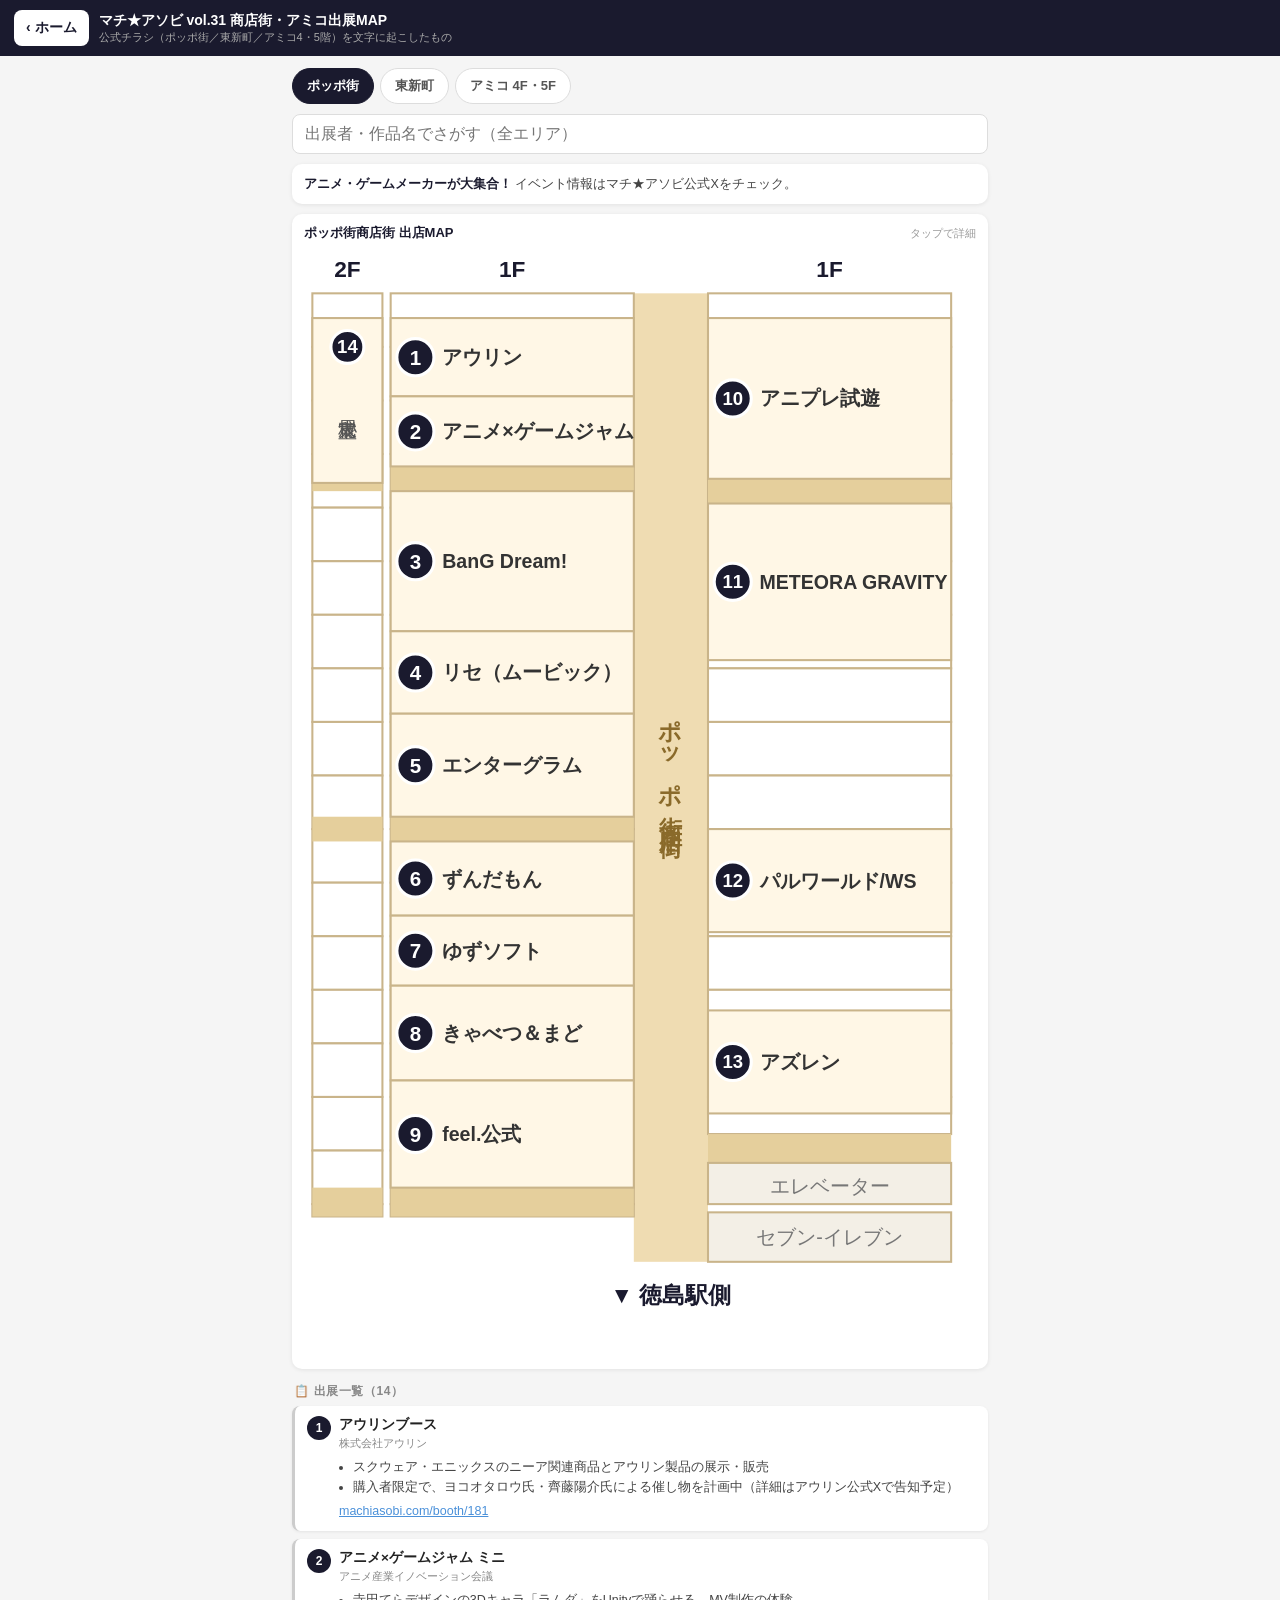
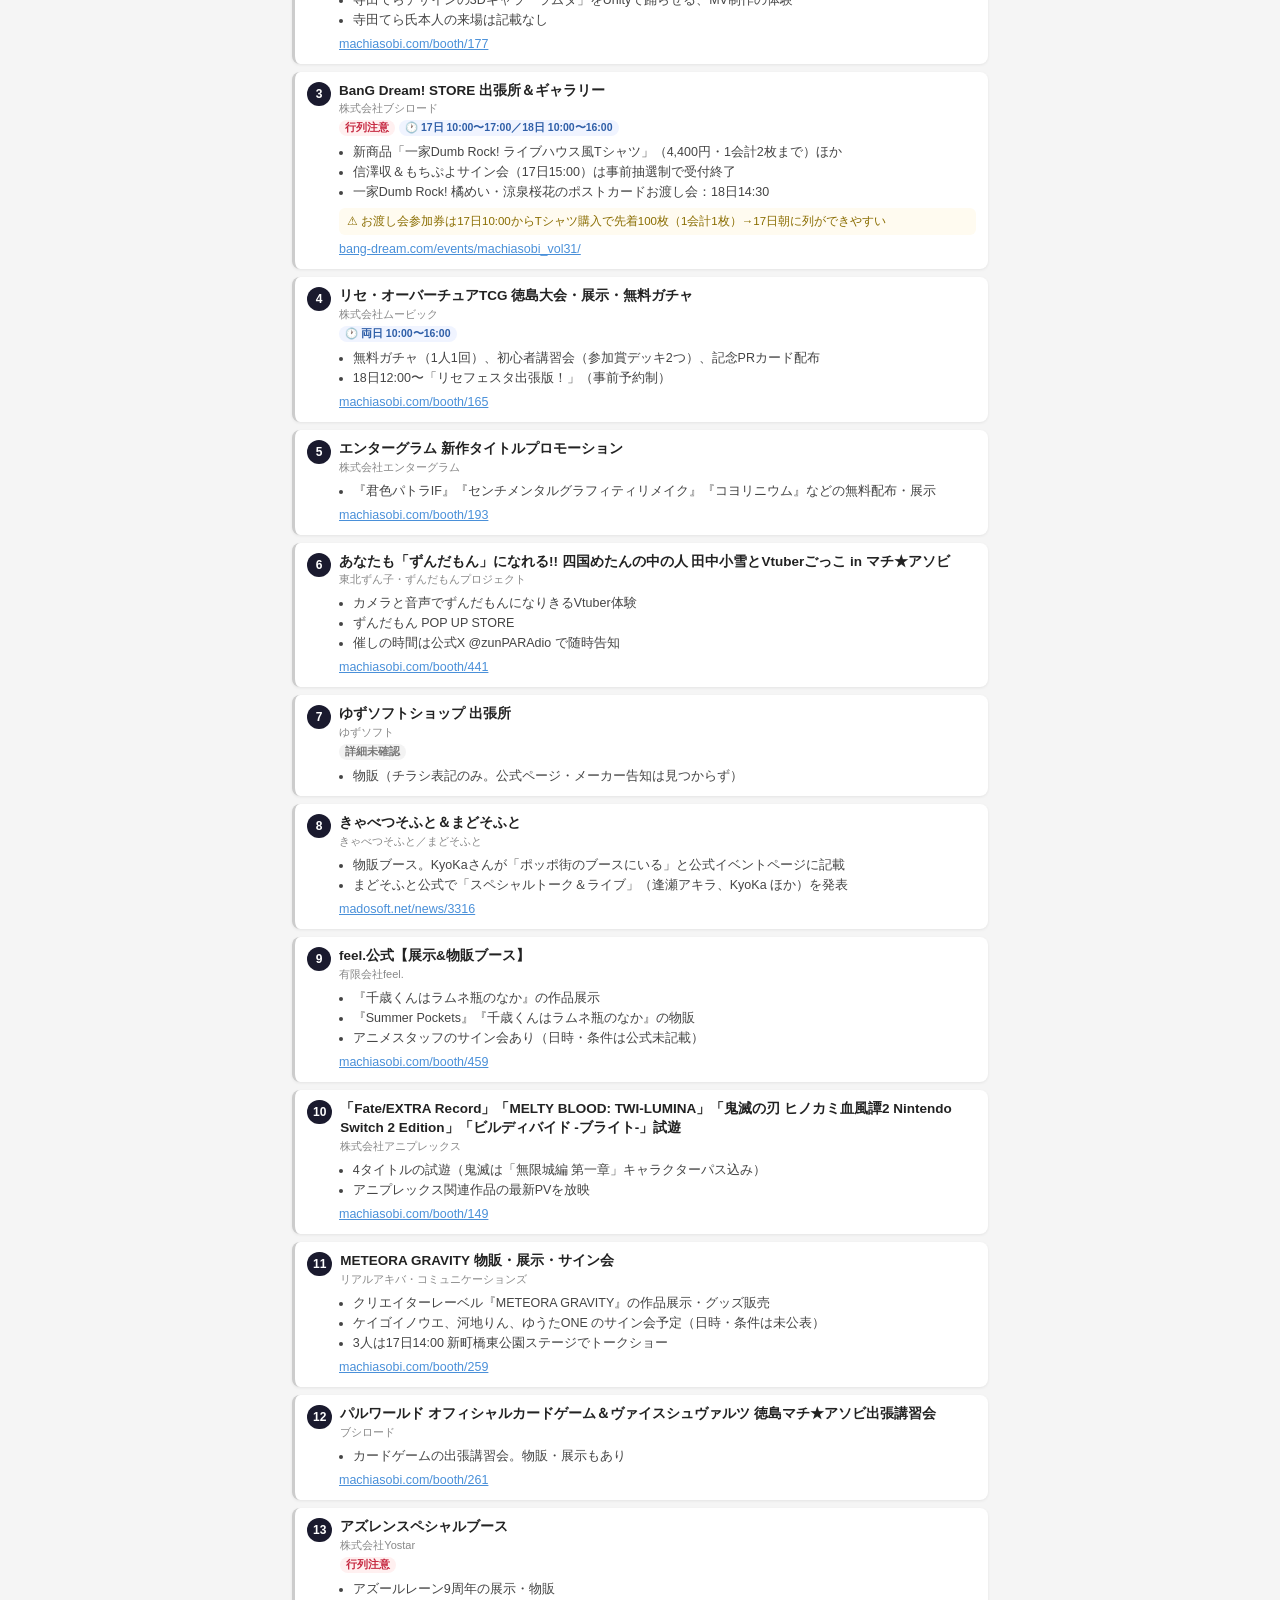
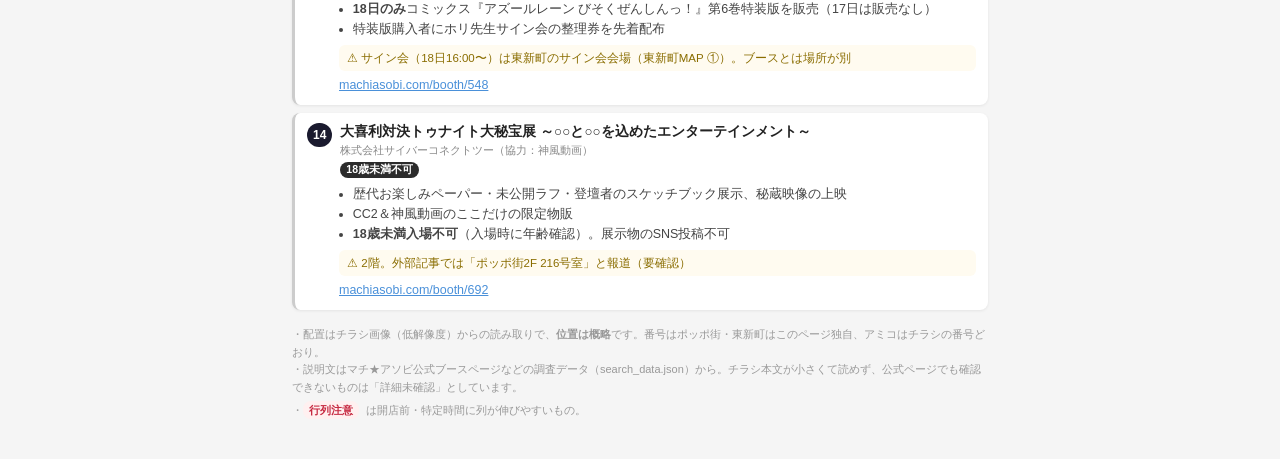
<file: shop/index.html>
<!DOCTYPE html>
<html lang="ja">
<head>
<meta charset="UTF-8">
<meta name="viewport" content="width=device-width, initial-scale=1.0">
<title>商店街・アミコ出展MAP</title>
<link rel="stylesheet" href="shop.css">
</head>
<body>
<div class="header">
  <a class="header-back" id="back" href="../home/index.html">‹ ホーム</a>
  <div>
    <div class="header-title">マチ★アソビ vol.31 商店街・アミコ出展MAP</div>
    <div class="header-sub">公式チラシ（ポッポ街／東新町／アミコ4・5階）を文字に起こしたもの</div>
  </div>
</div>

<div class="wrap">
  <div class="area-tabs" id="areaTabs"></div>
  <input class="search" id="q" type="search" placeholder="出展者・作品名でさがす（全エリア）" autocomplete="off">
  <div id="view"></div>
  <div class="foot">
    ・配置はチラシ画像（低解像度）からの読み取りで、<strong>位置は概略</strong>です。番号はポッポ街・東新町はこのページ独自、アミコはチラシの番号どおり。<br>
    ・説明文はマチ★アソビ公式ブースページなどの調査データ（search_data.json）から。チラシ本文が小さくて読めず、公式ページでも確認できないものは「詳細未確認」としています。<br>
    ・<span class="tag t-warn">行列注意</span> は開店前・特定時間に列が伸びやすいもの。
  </div>
</div>

<script src="../shared/js/utils.js"></script>
<script src="shop-svg.js"></script>
<script src="shop.js"></script>
</body>
</html>
</file>
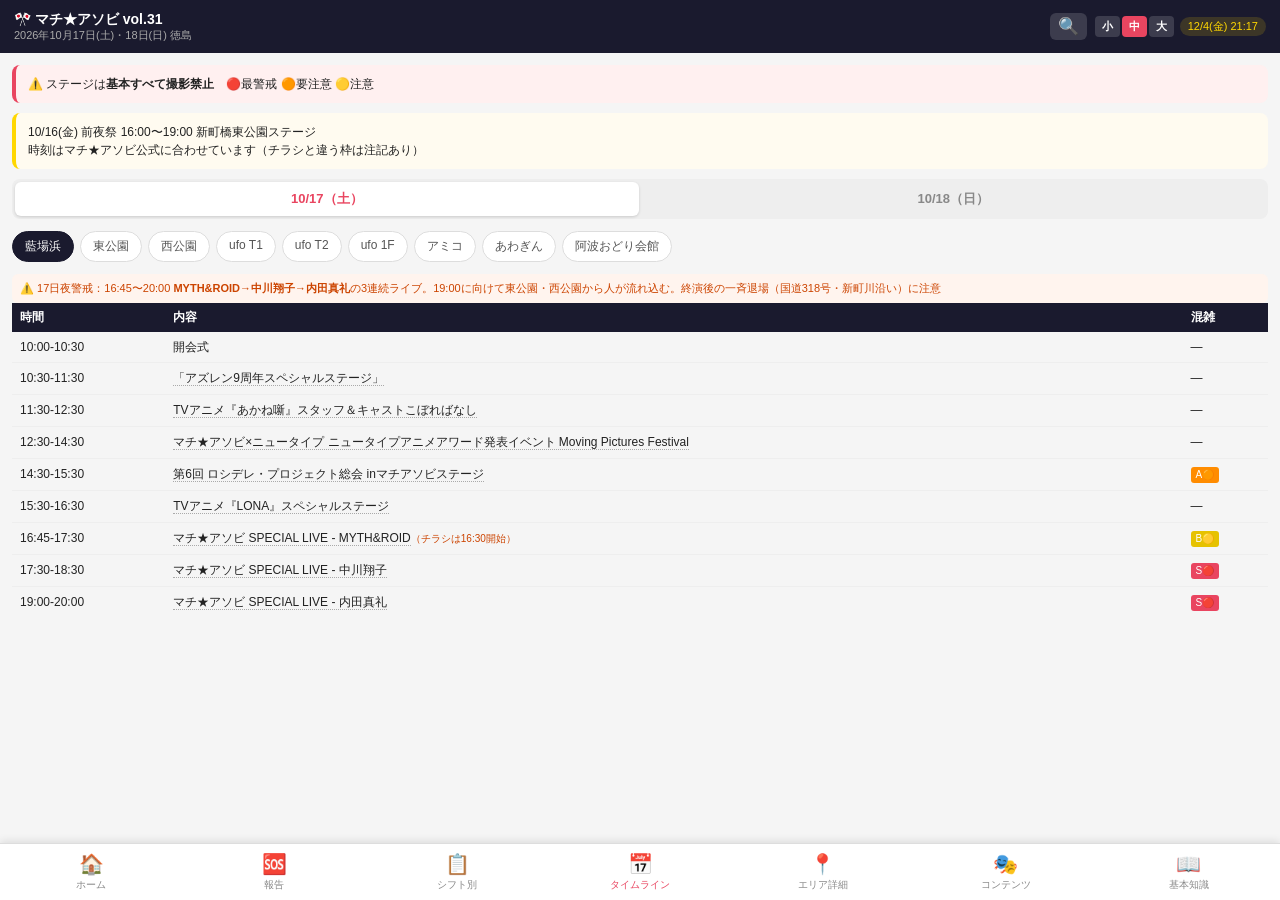
<file: timeline/index.html>
<!DOCTYPE html>
<html lang="ja">
<head>
<meta charset="UTF-8">
<meta name="viewport" content="width=device-width, initial-scale=1.0">
<title>タイムライン｜マチ★アソビ vol.31 スタッフナビ</title>
<link rel="stylesheet" href="../shared/css/base.css">
<link rel="stylesheet" href="timeline.css">
</head>
<body data-page="timeline">

<div id="app">
  <main class="page">
    <div class="alert alert-red" style="font-size:12px">⚠️ ステージは<strong>基本すべて撮影禁止</strong>　🔴最警戒 🟠要注意 🟡注意</div>
    <div class="alert alert-yellow" style="font-size:12px">10/16(金) 前夜祭 16:00〜19:00 新町橋東公園ステージ<br>時刻はマチ★アソビ公式に合わせています（チラシと違う枠は注記あり）</div>
    <div class="day-toggle">
      <button class="day-btn active" onclick="switchDay(0)">10/17（土）</button>
      <button class="day-btn" onclick="switchDay(1)">10/18（日）</button>
    </div>

    <!-- DAY 1 -->
    <div id="day-0">
      <div class="venue-tabs" id="vtabs-0">
        <div class="venue-tab active" onclick="switchVenue(0,0)">藍場浜</div>
        <div class="venue-tab" onclick="switchVenue(0,1)">東公園</div>
        <div class="venue-tab" onclick="switchVenue(0,2)">西公園</div>
        <div class="venue-tab" onclick="switchVenue(0,3)">ufo T1</div>
        <div class="venue-tab" onclick="switchVenue(0,4)">ufo T2</div>
        <div class="venue-tab" onclick="switchVenue(0,5)">ufo 1F</div>
        <div class="venue-tab" onclick="switchVenue(0,6)">アミコ</div>
        <div class="venue-tab" onclick="switchVenue(0,7)">あわぎん</div>
        <div class="venue-tab" onclick="switchVenue(0,8)">阿波おどり会館</div>
      </div>
      <div id="d0v0" class="venue-panel">
        <div class="tt-warn">⚠️ 17日夜警戒：16:45〜20:00 <strong>MYTH&amp;ROID→中川翔子→内田真礼</strong>の3連続ライブ。19:00に向けて東公園・西公園から人が流れ込む。終演後の一斉退場（国道318号・新町川沿い）に注意</div>
        <table class="tt-table"><tr><th>時間</th><th>内容</th><th>混雑</th></tr>
        <tr><td>10:00-10:30</td><td>開会式</td><td>—</td></tr>
        <tr><td>10:30-11:30</td><td><a href="https://www.machiasobi.com/event/553/" target="_blank" rel="noopener">「アズレン9周年スペシャルステージ」</a></td><td>—</td></tr>
        <tr><td>11:30-12:30</td><td><a href="https://www.machiasobi.com/event/235/" target="_blank" rel="noopener">TVアニメ『あかね噺』スタッフ＆キャストこぼればなし</a></td><td>—</td></tr>
        <tr><td>12:30-14:30</td><td><a href="https://www.machiasobi.com/event/197/" target="_blank" rel="noopener">マチ★アソビ×ニュータイプ ニュータイプアニメアワード発表イベント Moving Pictures Festival</a></td><td>—</td></tr>
        <tr><td>14:30-15:30</td><td><a href="https://www.machiasobi.com/event/248/" target="_blank" rel="noopener">第6回 ロシデレ・プロジェクト総会 inマチアソビステージ</a></td><td><span class="badge-a">A🟠</span></td></tr>
        <tr><td>15:30-16:30</td><td><a href="https://www.machiasobi.com/event/144/" target="_blank" rel="noopener">TVアニメ『LONA』スペシャルステージ</a></td><td>—</td></tr>
        <tr><td>16:45-17:30</td><td><a href="https://www.machiasobi.com/event/237/" target="_blank" rel="noopener">マチ★アソビ SPECIAL LIVE - MYTH&amp;ROID</a><small style="color:#cc4400">（チラシは16:30開始）</small></td><td><span class="badge-b">B🟡</span></td></tr>
        <tr><td>17:30-18:30</td><td><a href="https://www.machiasobi.com/event/239/" target="_blank" rel="noopener">マチ★アソビ SPECIAL LIVE - 中川翔子</a></td><td><span class="badge-s">S🔴</span></td></tr>
        <tr><td>19:00-20:00</td><td><a href="https://www.machiasobi.com/event/241/" target="_blank" rel="noopener">マチ★アソビ SPECIAL LIVE - 内田真礼</a></td><td><span class="badge-s">S🔴</span></td></tr>
        </table>
      </div>
      <div id="d0v1" class="venue-panel" style="display:none">
        <div class="tt-warn">⚠️ 18:00『超かぐや姫！』は夜間で1,000〜2,000人以上の見込み。永瀬アンナは11:30・15:30・18:00に出演し、日中から居続けるファンあり。終演後は藍場浜（19:00 内田真礼）へ移動する人が多い</div>
        <table class="tt-table"><tr><th>時間</th><th>内容</th><th>混雑</th></tr>
        <tr><td>11:00-12:00</td><td><a href="https://x.com/machiasobi/status/2106308277663604847" target="_blank" rel="noopener">「獣王武神ダンデヴァイン」DayRe:ミニライブ＆スタッフトーク</a></td><td>—</td></tr>
        <tr><td>12:00-13:00</td><td><a href="https://www.machiasobi.com/event/670/" target="_blank" rel="noopener">アニプレックス高橋祐馬 司会者育成プロジェクト お披露目会</a></td><td>—</td></tr>
        <tr><td>13:00-14:00</td><td><a href="https://www.machiasobi.com/event/147/" target="_blank" rel="noopener">和田丈嗣のむっちゃええやん！</a></td><td>—</td></tr>
        <tr><td>14:00-15:00</td><td><a href="https://www.machiasobi.com/event/257/" target="_blank" rel="noopener">METEORA GRAVITY クリエイタートークショー</a></td><td>—</td></tr>
        <tr><td>15:00-16:00</td><td><a href="https://www.machiasobi.com/event/518/" target="_blank" rel="noopener">サイバーコネクトツー松山洋×コンテンツシード大塚則和×ナンバーナイン小林琢磨によるエンタメ業界3人賛辞</a></td><td>—</td></tr>
        <tr><td>16:00-17:00</td><td><a href="https://www.machiasobi.com/event/685/" target="_blank" rel="noopener">ゲームクリエイタートークライブ</a></td><td>—</td></tr>
        <tr><td>17:00-18:00</td><td>あるあるCityがマチ★アソビにYATTEKURU</td><td>—</td></tr>
        <tr><td>18:00-19:00</td><td><a href="https://www.machiasobi.com/event/527/" target="_blank" rel="noopener">『超かぐや姫！』トークショー</a></td><td><span class="badge-s">S🔴</span></td></tr>
        </table>
      </div>
      <div id="d0v2" class="venue-panel" style="display:none">
        <div class="tt-warn">⚠️ <strong>会場変更</strong>：17:00ハコネクト・18:00たみーのVTuberライブ2本は、運営宛の爆破・殺害予告を受けて<strong>あわぎんホールへ移動し、1時間早まる</strong>（<a href="https://x.com/machiasobi/status/2111088545767317784" target="_blank" rel="noopener">公式告知</a>）。西公園に来た人はあわぎんホールへ案内</div>
        <div class="tt-warn">⚠️ 18:00以降は藍場浜（19:00 内田真礼）へ移動する人の通り道に注意</div>
        <table class="tt-table"><tr><th>時間</th><th>内容</th><th>混雑</th></tr>
        <tr><td>10:00-11:00</td><td><a href="https://www.machiasobi.com/event/488/" target="_blank" rel="noopener">皆谷尚美 マチ★アソビ スペシャルモーニングライブ</a></td><td>—</td></tr>
        <tr><td>11:00-12:00</td><td><a href="https://www.machiasobi.com/event/187/" target="_blank" rel="noopener">少女フラクタルSpecial★Live inマチ★アソビVol.31</a></td><td>—</td></tr>
        <tr><td>12:00-13:00</td><td><a href="https://www.machiasobi.com/event/189/" target="_blank" rel="noopener">幽閉サテライトSpecial★Live inマチ★アソビVol.31</a></td><td>—</td></tr>
        <tr><td>13:00-14:00</td><td><a href="https://www.machiasobi.com/event/443/" target="_blank" rel="noopener">逢瀬アキラ マチ★アソビSpecial stage!!!</a></td><td>—</td></tr>
        <tr><td>14:00-15:00</td><td><a href="https://www.machiasobi.com/event/480/" target="_blank" rel="noopener">井上正大アソビ</a></td><td>—</td></tr>
        <tr><td>15:00-16:00</td><td><a href="https://www.machiasobi.com/event/486/" target="_blank" rel="noopener">大島はるなSPライブ★</a></td><td>—</td></tr>
        <tr><td>16:00-17:00</td><td><a href="https://www.machiasobi.com/event/439/" target="_blank" rel="noopener">玲瓏のHydrangea Special LIVE</a></td><td>—</td></tr>
        <tr><td><s>17:00-18:00</s></td><td><s>VTuber事務所「ハコネクト」スペシャルライブinマチ★アソビvol31</s><br><small style="color:#cc4400">→ あわぎんホール 16:00〜に変更</small></td><td>—</td></tr>
        <tr><td><s>18:00-19:00</s></td><td><s>vtuberたみー×マチアソビSPライブ2026!!</s><br><small style="color:#cc4400">→ あわぎんホール 17:00〜に変更</small></td><td>—</td></tr>
        </table>
      </div>
      <div id="d0v3" class="venue-panel" style="display:none">
        <div class="tt-warn">ℹ️ 無料イベントでも<strong>ワンデイパス（500円／1日1人1枚・複数購入分の払い戻しなし）</strong>が必要。整理券・入場の詳細はシネマスタッフへ</div>
        <table class="tt-table"><tr><th>時間</th><th>内容</th></tr>
        <tr><td>10:00-11:00</td><td><a href="https://www.machiasobi.com/event/159" target="_blank" rel="noopener">暴食のベルセルク 第1期 セレクション上映会</a></td></tr>
        <tr><td>11:30-12:30</td><td><a href="https://www.machiasobi.com/event/510" target="_blank" rel="noopener">「バンドリ！アワーノーツ」開発 フロムトーキョースタッフトークショー</a></td></tr>
        <tr><td>13:00-14:30</td><td><a href="https://www.machiasobi.com/event/230" target="_blank" rel="noopener">『鉄鍋のジャン！』オーディオコメンタリー上映</a></td></tr>
        <tr><td>15:00-16:30</td><td><a href="https://www.machiasobi.com/event/435" target="_blank" rel="noopener">TVアニメ『DARK MACHINE THE ANIMATION』第1話上映＆スタッフトーク</a></td></tr>
        <tr><td>17:00-18:30</td><td>アニメ『呪術廻戦』制作の裏側を制作統括とアニメーションプロデューサーが語る！マチ★アソビ×MAPPAトークイベント</td></tr>
        <tr><td>19:00-20:00</td><td><a href="https://www.machiasobi.com/event/525" target="_blank" rel="noopener">渡辺歩監督×BUG FILMS児島Pトークショー＆TVアニメ「とんがり帽子のアトリエ」上映会</a></td></tr>
        <tr><td>20:30-22:30</td><td><a href="https://www.machiasobi.com/event/199" target="_blank" rel="noopener">「劇場版Fate/kaleid liner プリズマ☆イリヤ 雪下の誓い」上映会 in マチ☆アソビ</a></td></tr>
        <tr><td>23:00-25:00</td><td>劇場版「鬼滅の刃」無限列車編 上映会</td></tr>
        </table>
      </div>
      <div id="d0v4" class="venue-panel" style="display:none">
        <div class="tt-warn">ℹ️ 無料イベントでも<strong>ワンデイパス（500円／1日1人1枚・複数購入分の払い戻しなし）</strong>が必要。整理券・入場の詳細はシネマスタッフへ</div>
        <table class="tt-table"><tr><th>時間</th><th>内容</th></tr>
        <tr><td>10:00-11:55</td><td><a href="https://www.famitsu.com/article/202605/74235" target="_blank" rel="noopener">『SEKIRO: NO DEFEAT』上映会 in マチ★アソビ（通常上映）</a></td></tr>
        <tr><td>13:00-14:00</td><td><a href="https://www.machiasobi.com/event/542" target="_blank" rel="noopener">インディゲームって、実際どうなの？〜現役インディゲームクリエイターによる&quot;ここだけすぎる&quot;トークセッション〜</a></td></tr>
        <tr><td>14:30-15:30</td><td><a href="https://www.machiasobi.com/event/250" target="_blank" rel="noopener">ぺろりん先生トークショー feat.『ディスディスディスカッション』</a></td></tr>
        <tr><td>16:00-17:00</td><td>逢瀬アキラの秘密の百合トーク</td></tr>
        <tr><td>17:30-18:30</td><td>百合で戦っていくには？/生きのこるには？</td></tr>
        <tr><td>19:00-20:00</td><td><a href="https://www.machiasobi.com/event/445" target="_blank" rel="noopener">業界関係者女子会 vol.18</a></td></tr>
        <tr><td>20:30-21:30</td><td>『嫌な顔されながらおパンツ見せてもらいたいR』原作40原先生、深瀬監督で上映生オーディオコメンタリー（前半）＆『傷だらけ聖女より報復をこめて Season2』監督、プロデューサートーク（後半）</td></tr>
        </table>
      </div>
      <div id="d0v5" class="venue-panel" style="display:none">
        <div class="tt-warn">ℹ️ 無料イベントでも<strong>ワンデイパス（500円／1日1人1枚・複数購入分の払い戻しなし）</strong>が必要。整理券・入場の詳細はシネマスタッフへ</div>
        <table class="tt-table"><tr><th>時間</th><th>内容</th></tr>
        <tr><td>10:00-11:00</td><td><a href="https://www.machiasobi.com/event/484" target="_blank" rel="noopener">第1回 くまみね工房 報告会 in マチ★アソビ</a></td></tr>
        <tr><td>11:00-12:30</td><td><a href="https://www.machiasobi.com/event/687" target="_blank" rel="noopener">「スーパーピコピコクラブ」サイバー！inマチ★アソビ</a></td></tr>
        <tr><td>13:00-14:00</td><td><a href="https://www.machiasobi.com/event/482" target="_blank" rel="noopener">国立公文書館はマチ★アソビの夢を見るか？〜クリエイターのための活用術〜</a></td></tr>
        <tr><td>14:00-15:00</td><td>アニメアーカイブの四方山話</td></tr>
        <tr><td>15:00-16:00</td><td><a href="https://www.machiasobi.com/event/226" target="_blank" rel="noopener">ゼロから始める映画配給 〜韓国アニメ『緑の手紙』を日本に届けるまで〜</a></td></tr>
        <tr><td>16:00-17:00</td><td>フィールのころもありころもなし#2</td></tr>
        <tr><td>17:00-18:00</td><td><a href="https://www.machiasobi.com/booth/762" target="_blank" rel="noopener">アニエラ、お邪魔します</a></td></tr>
        </table>
      </div>
      <div id="d0v6" class="venue-panel" style="display:none">
        <div class="tt-warn">⚠️ アミコドームはアミコ2階デッキに屋根を付けた<strong>半屋外</strong>（駅直結）。観客と一般の通行人・買い物客が重なる。専用テントなし → 判断は近くのリーダー・LINEで確認</div>
        <table class="tt-table"><tr><th>時間</th><th>内容</th><th>混雑</th></tr>
        <tr><td>11:00-12:00</td><td>スーパーきぐるみグリーティング</td><td>—</td></tr>
        <tr><td>12:00-13:00</td><td>アニメ嫌パンR 〜もふる×クロスSPECIAL LIVE〜</td><td>—</td></tr>
        <tr><td>13:00-14:00</td><td><a href="https://www.machiasobi.com/event/246/" target="_blank" rel="noopener">スナックあゆゆ〜生田善子様＆北奈つき様ご来店〜</a></td><td>—</td></tr>
        <tr><td>14:00-15:00</td><td><a href="https://x.com/machiasobi/status/2100148434724585801" target="_blank" rel="noopener">おっきい こんのすけ ステージ with みかづきむねちか</a></td><td><span class="badge-b">B🟡</span></td></tr>
        <tr><td>15:00-16:00</td><td><a href="https://www.machiasobi.com/event/498" target="_blank" rel="noopener">「うっちゃり！」3 ライブ＆トーク</a></td><td>—</td></tr>
        <tr><td>16:00-17:00</td><td><a href="https://www.machiasobi.com/event/476/" target="_blank" rel="noopener">KyoKa Live in マチ★アソビ</a></td><td>—</td></tr>
        </table>
      </div>
      <div id="d0v7" class="venue-panel" style="display:none">
        <div class="tt-warn">⚠️ 809席で満席の見込み。入場方式・お渡し会の条件は未公表 → <strong>推測で案内しない</strong></div>
        <div class="tt-warn">⚠️ <strong>16:00〜18:00 VTuberライブ2本は西公園から移動</strong>（爆破・殺害予告のため。<a href="https://x.com/machiasobi/status/2111088545767317784" target="_blank" rel="noopener">公式告知</a>）。警察に相談済みで、<strong>手荷物検査・動線の限定・持ち込み制限・巡回</strong>あり。検査に協力しない人は入場を断る場合あり<br>
        🚫 カバンは1人1つまで／キャリーケースなど大きな荷物／ライター・マッチ等の火気／ペットボトル／香水／液体物／スプレー缶<br>
        ℹ️ 準備が整わない場合は直前に中止の可能性あり。不審物・不審者を見たら観客を離して、すぐリーダー・八木・桑野へ</div>
        <table class="tt-table"><tr><th>時間</th><th>内容</th><th>混雑</th></tr>
        <tr><td>13:00-14:00</td><td><a href="https://www.machiasobi.com/event/514" target="_blank" rel="noopener">青木陽菜 BLUE TRIP in マチ★アソビ</a></td><td><span class="badge-a">A🟠</span></td></tr>
        <tr><td>14:30-16:00</td><td><a href="https://www.machiasobi.com/event/514" target="_blank" rel="noopener">青木陽菜 CD予約特典お渡し会</a></td><td><span class="badge-a">A🟠</span></td></tr>
        <tr><td>16:00-17:00</td><td><a href="https://www.machiasobi.com/event/521/" target="_blank" rel="noopener">VTuber事務所「ハコネクト」スペシャルライブinマチ★アソビvol31</a><small style="color:#cc4400">（西公園17:00から変更）</small></td><td>—</td></tr>
        <tr><td>17:00-18:00</td><td><a href="https://www.machiasobi.com/event/454/" target="_blank" rel="noopener">vtuberたみー×マチアソビSPライブ2026!!</a><small style="color:#cc4400">（西公園18:00から変更）</small></td><td>—</td></tr>
        </table>
      </div>
      <div id="d0v8" class="venue-panel" style="display:none">
        <div class="tt-warn">ℹ️ 阿波おどり会館は眉山ロープウェイ乗り場。鬼滅ガイドアナウンス・BASE CAMP・サウナ（眉山）目当ての行列が出やすい</div>
        <table class="tt-table"><tr><th>時間</th><th>内容</th></tr>
        <tr><td>14:00-15:00</td><td><a href="https://www.oricon.co.jp/pressrelease/3011045/" target="_blank" rel="noopener">「CRAYON SHINCHAN JAPAN CRAFTS クレヨンしんちゃんと家族都市でつながる日本の技」のケース</a></td></tr>
        <tr><td>15:15-16:00</td><td><a href="https://www.oricon.co.jp/pressrelease/3011045/" target="_blank" rel="noopener">「CRAYON SHINCHAN JAPAN CRAFTS」日本酒試飲会</a></td></tr>
        </table>
      </div>
    </div>

    <!-- DAY 2 -->
    <div id="day-1" style="display:none">
      <div class="venue-tabs" id="vtabs-1">
        <div class="venue-tab active" onclick="switchVenue(1,0)">藍場浜</div>
        <div class="venue-tab" onclick="switchVenue(1,1)">東公園</div>
        <div class="venue-tab" onclick="switchVenue(1,2)">西公園</div>
        <div class="venue-tab" onclick="switchVenue(1,3)">ufo T1</div>
        <div class="venue-tab" onclick="switchVenue(1,4)">ufo T2</div>
        <div class="venue-tab" onclick="switchVenue(1,5)">ufo 1F</div>
        <div class="venue-tab" onclick="switchVenue(1,6)">アミコ</div>
        <div class="venue-tab" onclick="switchVenue(1,7)">あわぎん</div>
      </div>
      <div id="d1v0" class="venue-panel">
        <div class="tt-warn">⚠️ 18日最警戒：鬼滅→Re:ゼロ→アビス→TYPE-MOON系4連続→閉会式と大型IPが途切れず、<strong>観客が入れ替わらない</strong>。未明からの待機、熱中症・トイレ・荷物での場所取りに注意</div><div class="tt-warn">⚠️ 12:00〜13:00は東公園（乃木坂46）とピークが重なる</div>
        <table class="tt-table"><tr><th>時間</th><th>内容</th><th>混雑</th></tr>
        <tr><td>10:00-10:45</td><td><a href="https://kimetsu.com/anime/news/?id=71348" target="_blank" rel="noopener">アニメ「鬼滅の刃」ステージ</a><small style="color:#cc4400">（チラシは11:00終了）</small></td><td><span class="badge-s">S🔴</span></td></tr>
        <tr><td>11:00-12:00</td><td><a href="https://www.machiasobi.com/event/208" target="_blank" rel="noopener">TVアニメ『Re:ゼロから始める異世界生活』4th season 振り返りステージ</a></td><td><span class="badge-b">B🟡</span></td></tr>
        <tr><td>12:00-13:00</td><td><a href="https://www.machiasobi.com/event/206" target="_blank" rel="noopener">『劇場シリーズ【第一部】メイドインアビス 目覚める神秘』公開直前トークショーinマチ★アソビ</a></td><td>—</td></tr>
        <tr><td>13:00-13:30</td><td><a href="https://www.machiasobi.com/event/195" target="_blank" rel="noopener">「Fate/kaleid liner プリズマ☆イリヤ FINALE」スペシャルステージ in マチ☆アソビ</a></td><td>—</td></tr>
        <tr><td>13:45-14:15</td><td><a href="https://www.machiasobi.com/event/222" target="_blank" rel="noopener">『Fate/EXTRA Record』マチ★アソビ凱旋ステージ</a></td><td>—</td></tr>
        <tr><td>14:30-15:00</td><td><a href="https://www.machiasobi.com/event/220" target="_blank" rel="noopener">FGOゲストトーク in マチ★アソビvol.31</a></td><td><span class="badge-a">A🟠</span></td></tr>
        <tr><td>15:00-15:40</td><td><a href="https://www.machiasobi.com/event/218" target="_blank" rel="noopener">劇場アニメーション『魔法使いの夜』スペシャルステージ inマチアソビ</a><small style="color:#cc4400">（チラシは15:15〜16:00）</small></td><td><span class="badge-a">A🟠</span></td></tr>
        <tr><td>16:00-17:00</td><td>閉会式</td><td>—</td></tr>
        </table>
      </div>
      <div id="d1v1" class="venue-panel" style="display:none">
        <div class="tt-warn">⚠️ 12:00 <strong>乃木坂46×ビルディバイド</strong>（賀喜遥香・田村真佑）は2,000〜5,000人の見込み。11:00『運命の巻戻士』の客席が場所取りで埋まる。<strong>川沿い・橋の上に列を伸ばさない</strong>。アイドルファンは撮影禁止ルールを知らないことが多い</div>
        <table class="tt-table"><tr><th>時間</th><th>内容</th><th>混雑</th></tr>
        <tr><td>10:00-10:30</td><td><a href="https://vertexforce.jp/news/?id=71421" target="_blank" rel="noopener">TVアニメ「バーテックスフォース」-エンジン点火-</a><small style="color:#cc4400">（チラシは11:00終了）</small></td><td><span class="badge-a">A🟠</span></td></tr>
        <tr><td>11:00-12:00</td><td><a href="https://www.machiasobi.com/event/456" target="_blank" rel="noopener">『運命の巻戻士』SPトークステージ in マチ★アソビ</a></td><td>—</td></tr>
        <tr><td>12:00-13:00</td><td><a href="https://www.machiasobi.com/event/672" target="_blank" rel="noopener">乃木坂46×ビルディバイド -ブライト- TCG Vol.2 次はマチ★アソビにやってきた！</a></td><td><span class="badge-s">S🔴</span></td></tr>
        <tr><td>13:00-14:00</td><td><a href="https://www.machiasobi.com/event/173" target="_blank" rel="noopener">TVアニメ「ロメリア戦記」放送開始記念 キャストトークショー in マチ★アソビvol.31</a></td><td>—</td></tr>
        <tr><td>14:00-15:00</td><td><a href="https://www.machiasobi.com/event/201" target="_blank" rel="noopener">『異世界でチート能力を手にした俺は現実世界をも無双する』2nd Season マチアソビスペシャルステージ</a></td><td>—</td></tr>
        <tr><td>15:00-16:00</td><td><a href="https://www.machiasobi.com/event/214" target="_blank" rel="noopener">『FX戦士くるみちゃん』×『邪神ちゃんドロップキック』スペシャルコラボステージ</a></td><td>—</td></tr>
        <tr><td>16:00-17:00</td><td><a href="https://www.machiasobi.com/event/203" target="_blank" rel="noopener">『千歳くんはラムネ瓶のなか』スペシャルトークステージ inマチ★アソビ</a></td><td>—</td></tr>
        </table>
      </div>
      <div id="d1v2" class="venue-panel" style="display:none">
        <table class="tt-table"><tr><th>時間</th><th>内容</th><th>混雑</th></tr>
        <tr><td>10:00-11:00</td><td><a href="https://anime.eiga.com/event/156083/" target="_blank" rel="noopener">ガールズバンドFullMooN、Empressスペシャルライブ</a></td><td>—</td></tr>
        <tr><td>11:00-12:00</td><td><a href="https://www.machiasobi.com/event/155" target="_blank" rel="noopener">スーパーきぐるみファイト</a></td><td>—</td></tr>
        <tr><td>12:00-13:00</td><td><a href="https://www.machiasobi.com/event/699" target="_blank" rel="noopener">上月せれな★SPライブ「マチ★アソビでもYeah!ってアゲタイガー」</a></td><td>—</td></tr>
        <tr><td>13:00-14:00</td><td><a href="https://www.machiasobi.com/event/451" target="_blank" rel="noopener">第3回株式会社ドリコム 出版・アニメ事業本部 本部説明会inマチ★アソビ</a></td><td>—</td></tr>
        <tr><td>14:00-15:00</td><td><a href="https://www.machiasobi.com/event/683" target="_blank" rel="noopener">「Suara」マチ★アソビ SPECIAL LIVE</a></td><td>—</td></tr>
        <tr><td>15:00-16:00</td><td><a href="https://www.machiasobi.com/event/252" target="_blank" rel="noopener">「アニメ好きの民よ、VTuberを推せ！〜入門編〜」</a></td><td>—</td></tr>
        <tr><td>16:00-17:00</td><td><a href="https://www.machiasobi.com/event/185" target="_blank" rel="noopener">東方楽祭inマチ★アソビVol.31</a></td><td>—</td></tr>
        </table>
      </div>
      <div id="d1v3" class="venue-panel" style="display:none">
        <div class="tt-warn">ℹ️ 無料イベントでも<strong>ワンデイパス（500円／1日1人1枚・複数購入分の払い戻しなし）</strong>が必要。整理券・入場の詳細はシネマスタッフへ</div>
        <table class="tt-table"><tr><th>時間</th><th>内容</th></tr>
        <tr><td>10:00-11:00</td><td><a href="https://www.machiasobi.com/event/169" target="_blank" rel="noopener">feel.×TVアニメ『Summer Pockets』スタッフSPトーク第3回</a></td></tr>
        <tr><td>11:30-13:00</td><td><a href="https://www.machiasobi.com/event/516" target="_blank" rel="noopener">映画「BanG Dream! Ave Mujica prima aurora」上映会</a></td></tr>
        <tr><td>13:30-14:30</td><td><a href="https://www.machiasobi.com/event/210" target="_blank" rel="noopener">『世界最高の暗殺者、異世界貴族に転生する』最速上映会・監督トークショー</a></td></tr>
        <tr><td>15:00-16:00</td><td><a href="https://www.machiasobi.com/event/461" target="_blank" rel="noopener">TVアニメ「魔女と猟犬」原作者スペシャルトークショー＆サイン会</a></td></tr>
        <tr><td>16:30-17:30</td><td><a href="https://www.machiasobi.com/event/175" target="_blank" rel="noopener">TVアニメ「魔都精兵のスレイブ」キャスト＆スタッフトークショー in マチ★アソビvol.31</a></td></tr>
        </table>
      </div>
      <div id="d1v4" class="venue-panel" style="display:none">
        <div class="tt-warn">ℹ️ 無料イベントでも<strong>ワンデイパス（500円／1日1人1枚・複数購入分の払い戻しなし）</strong>が必要。整理券・入場の詳細はシネマスタッフへ</div>
        <table class="tt-table"><tr><th>時間</th><th>内容</th></tr>
        <tr><td>10:00-11:00</td><td><a href="https://www.machiasobi.com/event/179" target="_blank" rel="noopener">印刷会社がアニメを作る？——「ライトアニメ®」の裏側、全部話します〜「身代わり令嬢を救ったのは冷酷無慈悲な氷の王子の愛でした」（#身代わり令嬢）はどうやってライトアニメになったのか？〜</a></td></tr>
        <tr><td>11:30-12:30</td><td><a href="https://www.machiasobi.com/event/171" target="_blank" rel="noopener">TVアニメ「透明男と人間女〜そのうち夫婦になるふたり〜」キャスト＆スタッフトークショー in マチ★アソビvol.31</a></td></tr>
        <tr><td>13:00-14:00</td><td>吉田尚記・柳瀬一樹のポップカルチャー教室</td></tr>
        <tr><td>14:30-15:30</td><td><a href="https://www.machiasobi.com/event/523" target="_blank" rel="noopener">「ダークサモナーとデキている」「彼女の友達」プロデューサートーク</a></td></tr>
        </table>
      </div>
      <div id="d1v5" class="venue-panel" style="display:none">
        <div class="tt-warn">ℹ️ 無料イベントでも<strong>ワンデイパス（500円／1日1人1枚・複数購入分の払い戻しなし）</strong>が必要。整理券・入場の詳細はシネマスタッフへ</div>
        <table class="tt-table"><tr><th>時間</th><th>内容</th></tr>
        <tr><td>10:00-11:00</td><td><a href="https://www.machiasobi.com/event/492" target="_blank" rel="noopener">Crypto Monster Girl ライブドローイングショー</a></td></tr>
        <tr><td>11:00-12:00</td><td><a href="https://www.machiasobi.com/event/161" target="_blank" rel="noopener">アニメの2Dデザインって、どうやってできてるの？ feat.『空色ユーティリティ』</a></td></tr>
        <tr><td>12:00-13:00</td><td><a href="https://www.machiasobi.com/event/233" target="_blank" rel="noopener">『鉄鍋のジャン！』と、これからのTROYCA〜YouTube公開生放送〜</a></td></tr>
        <tr><td>13:00-14:00</td><td>業界人ガールミーツガール時事放談 vol.2</td></tr>
        <tr><td>14:00-15:00</td><td><a href="https://www.machiasobi.com/booth/741" target="_blank" rel="noopener">沖縄アニメーションフェスティバルステージ</a></td></tr>
        <tr><td>18:00-20:00</td><td><a href="https://www.machiasobi.com/event/447" target="_blank" rel="noopener">マチ★アソビ後夜祭vol.9</a></td></tr>
        </table>
      </div>
      <div id="d1v6" class="venue-panel" style="display:none">
        <div class="tt-warn">⚠️ アミコドームはアミコ2階デッキに屋根を付けた<strong>半屋外</strong>（駅直結）。観客と一般の通行人・買い物客が重なる。専用テントなし → 判断は近くのリーダー・LINEで確認</div>
        <table class="tt-table"><tr><th>時間</th><th>内容</th><th>混雑</th></tr>
        <tr><td>11:00-12:00</td><td><a href="https://www.machiasobi.com/event/449" target="_blank" rel="noopener">「ブレイド＆バスタード」トークショーfeat.楓月誠</a></td><td>—</td></tr>
        <tr><td>12:00-13:00</td><td><a href="https://www.machiasobi.com/event/500/" target="_blank" rel="noopener">「宇宙少女漂流記」ライブ＆トーク</a></td><td>—</td></tr>
        <tr><td>13:00-14:00</td><td><a href="https://www.machiasobi.com/event/545" target="_blank" rel="noopener">「アズレン鑑定団〜語れ！愛とこだわりの逸品〜」</a></td><td>—</td></tr>
        <tr><td>14:00-15:00</td><td><a href="https://www.machiasobi.com/event/490" target="_blank" rel="noopener">アニメ『Mofusand』SPトークステージin マチ★アソビ</a></td><td><span class="badge-b">B🟡</span></td></tr>
        <tr><td>15:00-16:00</td><td><a href="https://www.machiasobi.com/event/496" target="_blank" rel="noopener">知多娘。ステージ</a></td><td>—</td></tr>
        <tr><td>16:00-17:00</td><td><a href="https://x.com/machiasobi/status/2101598223140024731" target="_blank" rel="noopener">きゃべつそふと＆まどそふと スペシャルトーク＆ライブ</a></td><td>—</td></tr>
        </table>
      </div>
      <div id="d1v7" class="venue-panel" style="display:none">
        <table class="tt-table"><tr><th>時間</th><th>内容</th><th>混雑</th></tr>
        <tr><td>11:00-12:00</td><td><a href="https://www.machiasobi.com/event/689" target="_blank" rel="noopener">大喜利対決トゥナイト 〜神風動画 VS CC2〜</a></td><td>—</td></tr>
        </table>
      </div>
    </div>
  </main>
</div>

<script src="../shared/js/utils.js"></script>
<script src="../shared/js/layout.js"></script>
<script src="../shared/js/site-search.js"></script>
<script src="timeline.js"></script>
</body>
</html>
</file>
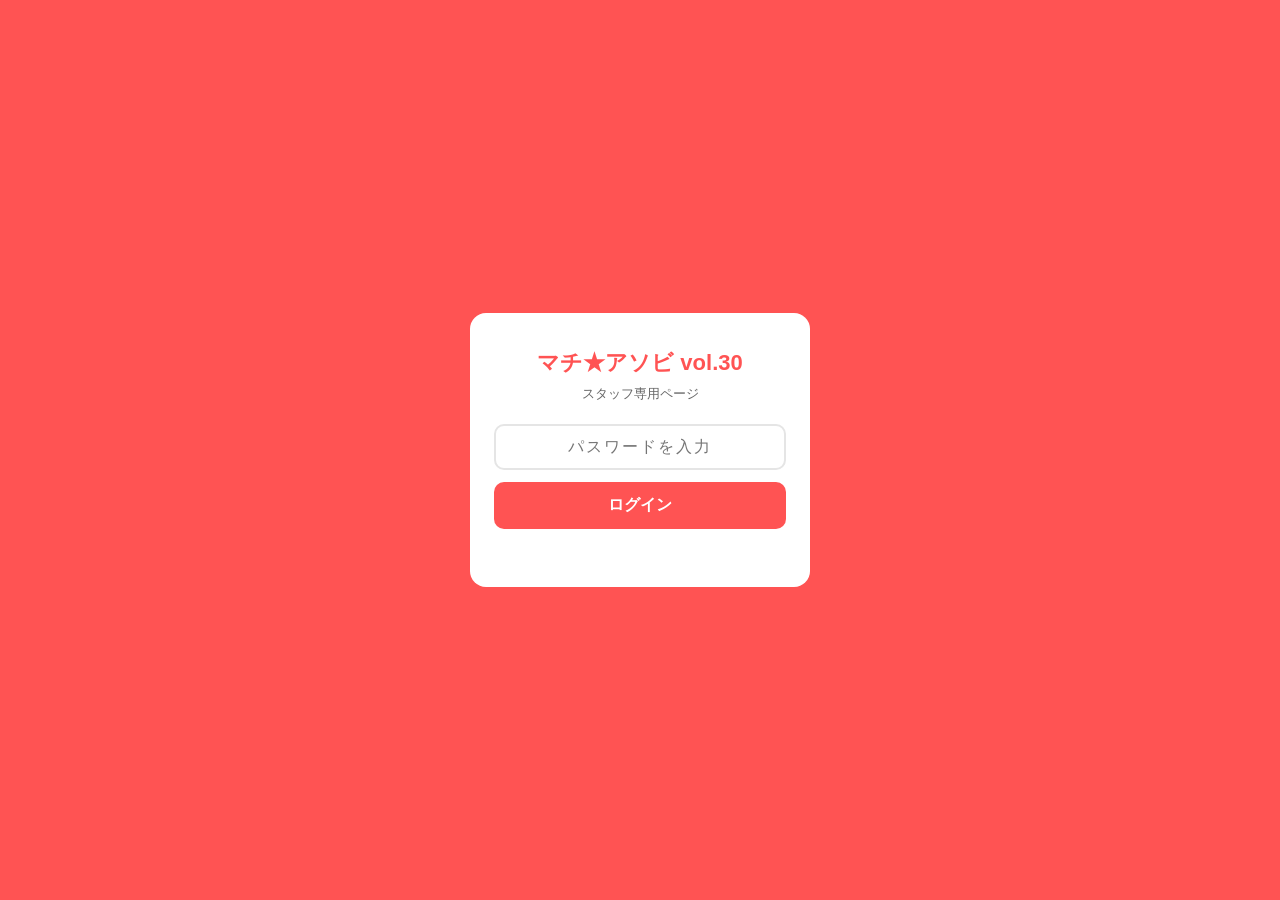
<file: staff_navi.html>
<!DOCTYPE html>
<html lang="ja">
<head>
<meta charset="UTF-8">
<meta name="viewport" content="width=device-width, initial-scale=1.0, maximum-scale=1.0">
<title>スタッフナビ｜マチ★アソビ vol.30</title>
<style>
:root{--red:#FF5353;--orange:#FFA61E;--bg:#f8f8f8;--card:#fff;--text:#1a1a1a;--sub:#666;--border:#e5e5e5;}
*{box-sizing:border-box;margin:0;padding:0;}
body{font-family:-apple-system,BlinkMacSystemFont,'Hiragino Sans',sans-serif;background:var(--bg);color:var(--text);font-size:15px;line-height:1.6;}
#pw-screen{position:fixed;inset:0;background:var(--red);display:flex;align-items:center;justify-content:center;z-index:9999;}
.pw-box{background:#fff;border-radius:16px;padding:32px 24px;width:88%;max-width:340px;text-align:center;}
.pw-logo{font-size:22px;font-weight:700;color:var(--red);margin-bottom:4px;}
.pw-sub{font-size:13px;color:var(--sub);margin-bottom:20px;}
#pw-input{width:100%;padding:12px;border:2px solid var(--border);border-radius:10px;font-size:16px;text-align:center;outline:none;letter-spacing:2px;}
#pw-input:focus{border-color:var(--red);}
#pw-btn{width:100%;margin-top:12px;padding:13px;background:var(--red);color:#fff;border:none;border-radius:10px;font-size:16px;font-weight:700;cursor:pointer;}
#pw-err{color:var(--red);font-size:13px;margin-top:8px;min-height:18px;}
#app{display:none;}
.header{background:var(--red);color:#fff;padding:12px 16px;position:sticky;top:0;z-index:100;}
.header-title{font-size:17px;font-weight:700;}
.header-sub{font-size:12px;opacity:.85;}
.tab-bar{background:#fff;border-bottom:2px solid var(--red);overflow-x:auto;white-space:nowrap;-webkit-overflow-scrolling:touch;position:sticky;top:52px;z-index:99;scrollbar-width:none;}
.tab-bar::-webkit-scrollbar{display:none;}
.tab-btn{display:inline-block;padding:10px 14px;font-size:13px;font-weight:600;color:var(--sub);cursor:pointer;border-bottom:3px solid transparent;margin-bottom:-2px;}
.tab-btn.active{color:var(--red);border-bottom-color:var(--red);}
.tab-content{display:none;padding:16px;}
.tab-content.active{display:block;}
.card{background:var(--card);border-radius:12px;margin-bottom:12px;overflow:hidden;border:1px solid var(--border);}
.card-header{padding:13px 16px;display:flex;align-items:center;justify-content:space-between;cursor:pointer;-webkit-tap-highlight-color:transparent;user-select:none;}
.card-title{font-size:15px;font-weight:700;}
.card-icon{color:var(--sub);font-size:18px;transition:.2s;display:inline-block;}
.card-body{padding:0 16px 14px;display:none;}
.card.open .card-icon{transform:rotate(180deg);}
.card.open .card-body{display:block;}
.section-label{font-size:12px;font-weight:700;color:var(--red);letter-spacing:.05em;margin:20px 0 8px;}
.info-box{background:#fff8f8;border-left:4px solid var(--red);border-radius:0 8px 8px 0;padding:10px 14px;margin-bottom:10px;font-size:14px;}
.warn-box{background:#fff9e6;border-left:4px solid var(--orange);border-radius:0 8px 8px 0;padding:10px 14px;margin-bottom:10px;font-size:14px;}
.ok-box{background:#f0faf0;border-left:4px solid #4caf50;border-radius:0 8px 8px 0;padding:10px 14px;margin-bottom:10px;font-size:14px;}
.ng-box{background:#fff0f0;border-left:4px solid #e53935;border-radius:0 8px 8px 0;padding:10px 14px;margin-bottom:10px;font-size:14px;}
.check-list{list-style:none;}
.check-list li{padding:7px 0;border-bottom:1px solid var(--border);font-size:14px;display:flex;align-items:flex-start;gap:8px;}
.check-list li:last-child{border-bottom:none;}
.check-list li::before{content:"▸";color:var(--red);flex-shrink:0;margin-top:1px;}
.step-list{list-style:none;counter-reset:step;}
.step-list li{counter-increment:step;padding:8px 0 8px 36px;position:relative;border-bottom:1px solid var(--border);font-size:14px;}
.step-list li:last-child{border-bottom:none;}
.step-list li::before{content:counter(step);position:absolute;left:0;top:9px;width:24px;height:24px;background:var(--red);color:#fff;border-radius:50%;font-size:12px;font-weight:700;display:flex;align-items:center;justify-content:center;line-height:24px;text-align:center;}
.data-table{width:100%;border-collapse:collapse;font-size:13px;}
.data-table th{background:var(--red);color:#fff;padding:8px 10px;text-align:left;font-weight:600;}
.data-table td{padding:8px 10px;border-bottom:1px solid var(--border);}
.data-table tr:last-child td{border-bottom:none;}
.data-table tr:nth-child(even) td{background:#fafafa;}
.contact-card{background:var(--red);color:#fff;border-radius:12px;padding:16px;margin-bottom:10px;text-align:center;}
.contact-card .name{font-size:13px;opacity:.85;margin-bottom:2px;}
.contact-card .role{font-size:16px;font-weight:700;margin-bottom:10px;}
.contact-card a{display:block;background:rgba(255,255,255,.2);color:#fff;text-decoration:none;padding:11px;border-radius:8px;font-size:17px;font-weight:700;}
.template-wrap{margin-bottom:16px;}
.template-label{font-size:14px;font-weight:700;margin-bottom:6px;display:flex;align-items:center;gap:6px;}
.template-box{background:#f5f5f5;border-radius:8px;padding:12px;font-size:13px;font-family:monospace;white-space:pre-wrap;line-height:1.7;border:1px solid var(--border);}
.copy-btn{display:block;width:100%;margin-top:8px;padding:13px;background:var(--red);color:#fff;border:none;border-radius:8px;font-size:15px;font-weight:700;cursor:pointer;-webkit-tap-highlight-color:transparent;}
.copy-btn:active{opacity:.75;}
#toast{position:fixed;bottom:72px;left:50%;transform:translateX(-50%) translateY(12px);background:#222;color:#fff;padding:11px 22px;border-radius:24px;font-size:14px;font-weight:700;opacity:0;transition:opacity .25s,transform .25s;z-index:9999;pointer-events:none;white-space:nowrap;}
#toast.show{opacity:1;transform:translateX(-50%) translateY(0);}
.map-btn{display:inline-flex;align-items:center;gap:6px;background:var(--orange);color:#fff;text-decoration:none;padding:9px 16px;border-radius:8px;font-size:14px;font-weight:700;margin-top:10px;}
.area-card{background:var(--card);border-radius:12px;margin-bottom:14px;border:1px solid var(--border);overflow:hidden;}
.area-card-hd{background:var(--red);color:#fff;padding:12px 16px;}
.area-card-hd h3{font-size:15px;font-weight:700;}
.area-card-hd p{font-size:12px;opacity:.85;margin-top:2px;}
.area-card-bd{padding:12px 16px;}
.tt-day{font-size:15px;font-weight:700;color:#fff;background:var(--red);padding:8px 14px;border-radius:8px;margin:16px 0 10px;}
.tt-day:first-child{margin-top:0;}
.tt-venue{font-size:13px;font-weight:700;color:var(--red);margin:12px 0 4px;padding-left:8px;border-left:3px solid var(--red);}
.tt-item{display:flex;gap:8px;padding:6px 0;border-bottom:1px solid var(--border);font-size:13px;align-items:flex-start;}
.tt-item:last-of-type{border-bottom:none;}
.tt-time{flex-shrink:0;color:var(--sub);min-width:86px;font-size:12px;padding-top:2px;}
.tt-name{flex:1;line-height:1.5;}
.tt-peak{display:inline-block;background:var(--red);color:#fff;font-size:11px;font-weight:700;padding:2px 7px;border-radius:4px;margin-left:4px;white-space:nowrap;}
.tt-warn{display:inline-block;background:var(--orange);color:#fff;font-size:11px;font-weight:700;padding:2px 7px;border-radius:4px;margin-left:4px;white-space:nowrap;}
.tt-note{display:inline-block;background:#fff3d4;color:#8a5200;font-size:11px;font-weight:700;padding:2px 7px;border-radius:4px;margin-left:4px;white-space:nowrap;}
.chk-item{display:flex;align-items:flex-start;gap:10px;padding:9px 0;border-bottom:1px solid var(--border);cursor:pointer;-webkit-tap-highlight-color:transparent;user-select:none;}
.chk-item:last-child{border-bottom:none;}
.chk-box{width:22px;height:22px;border-radius:6px;border:2px solid var(--border);flex-shrink:0;display:flex;align-items:center;justify-content:center;font-size:14px;transition:.15s;}
.chk-item.checked .chk-box{background:var(--red);border-color:var(--red);color:#fff;}
.chk-text{font-size:14px;line-height:1.5;}
.chk-item.checked .chk-text{color:var(--sub);text-decoration:line-through;}
.reset-btn{display:block;width:100%;margin-top:10px;padding:10px;background:#f0f0f0;color:var(--sub);border:none;border-radius:8px;font-size:13px;cursor:pointer;}
.two-col{display:flex;gap:10px;flex-wrap:wrap;margin-bottom:10px;}
.two-col > div{flex:1;min-width:130px;background:#f5f5f5;border-radius:8px;padding:10px 12px;}
</style>
</head>
<body>

<div id="pw-screen">
  <div class="pw-box">
    <div class="pw-logo">マチ★アソビ vol.30</div>
    <div class="pw-sub">スタッフ専用ページ</div>
    <input id="pw-input" type="password" placeholder="パスワードを入力" autocomplete="off">
    <button id="pw-btn">ログイン</button>
    <div id="pw-err"></div>
  </div>
</div>

<div id="toast">コピーしました！</div>

<div id="app">
  <div class="header">
    <div class="header-title">🌟 マチ★アソビ vol.30 スタッフナビ</div>
    <div class="header-sub">2026年5月16日（土）・17日（日）｜徳島市</div>
  </div>
  <div class="tab-bar" id="tabBar">
    <span class="tab-btn active" onclick="showTab(0)">ホーム</span>
    <span class="tab-btn" onclick="showTab(1)">タイムライン</span>
    <span class="tab-btn" onclick="showTab(2)">ステージ整理</span>
    <span class="tab-btn" onclick="showTab(3)">総合案内</span>
    <span class="tab-btn" onclick="showTab(4)">アンケート</span>
    <span class="tab-btn" onclick="showTab(5)">ごみ収集</span>
    <span class="tab-btn" onclick="showTab(6)">橋の下</span>
    <span class="tab-btn" onclick="showTab(7)">痛車展示</span>
    <span class="tab-btn" onclick="showTab(8)">エリア別</span>
    <span class="tab-btn" onclick="showTab(9)">トラブル・報告</span>
  </div>

  <!-- TAB 0: ホーム -->
  <div class="tab-content active" id="tab0">
    <div class="section-label">🚨 緊急連絡先</div>
    <div class="contact-card">
      <div class="name">実働トップ</div>
      <div class="role">八木</div>
      <a href="tel:XXXXXXXXXX">📞 番号は後で追記</a>
    </div>
    <div class="contact-card">
      <div class="name">サブ</div>
      <div class="role">桑野</div>
      <a href="tel:XXXXXXXXXX">📞 番号は後で追記</a>
    </div>

    <div class="section-label">📋 集合情報</div>
    <div class="card open">
      <div class="card-header" onclick="toggleCard(this)">
        <span class="card-title">集合場所・時間帯</span>
        <span class="card-icon">▾</span>
      </div>
      <div class="card-body">
        <div class="info-box">📍 <strong>集合場所：東公園ボランティアテント</strong></div>
        <table class="data-table">
          <tr><th>区分</th><th>集合時間</th><th>活動時間</th><th>食事</th></tr>
          <tr><td>1部</td><td><strong>8:30</strong></td><td>9:00〜18:00</td><td>昼食あり</td></tr>
          <tr><td>2部</td><td><strong>11:30</strong></td><td>12:00〜21:00</td><td>夕食あり</td></tr>
          <tr><td>翌日撤収（5/18）</td><td><strong>9:00</strong></td><td>9:00〜12:00</td><td>要確認</td></tr>
        </table>
      </div>
    </div>

    <div class="card open">
      <div class="card-header" onclick="toggleCard(this)">
        <span class="card-title">✅ 集合時チェックリスト</span>
        <span class="card-icon">▾</span>
      </div>
      <div class="card-body">
        <div id="chk-gather"></div>
        <button class="reset-btn" onclick="resetChk('gather')">↺ リセット</button>
      </div>
    </div>

    <div class="section-label">👥 運営体制・スタッフ識別</div>
    <div class="card open">
      <div class="card-header" onclick="toggleCard(this)">
        <span class="card-title">体制・ベストの色</span>
        <span class="card-icon">▾</span>
      </div>
      <div class="card-body">
        <table class="data-table" style="margin-bottom:12px;">
          <tr><th>役割</th><th>担当者</th></tr>
          <tr><td>統括</td><td>新居さん</td></tr>
          <tr><td>実働トップ</td><td>八木</td></tr>
          <tr><td>サブ</td><td>桑野</td></tr>
          <tr><td>事務・調整</td><td>立花さん</td></tr>
          <tr><td>各エリアリーダー</td><td>調整中</td></tr>
        </table>
        <div class="two-col">
          <div>
            <div style="font-size:12px;color:var(--sub);">一般ボランティア</div>
            <div style="font-weight:700;margin-top:4px;">⬜ 白いスタッフベスト</div>
          </div>
          <div style="background:#fffbe6;">
            <div style="font-size:12px;color:var(--sub);">リーダー・混雑対応部</div>
            <div style="font-weight:700;margin-top:4px;">🟨 黄色のスタッフベスト</div>
          </div>
        </div>
      </div>
    </div>

    <div class="section-label">🎒 持ち物・服装</div>
    <div class="card">
      <div class="card-header" onclick="toggleCard(this)">
        <span class="card-title">必須アイテム</span>
        <span class="card-icon">▾</span>
      </div>
      <div class="card-body">
        <ul class="check-list">
          <li>スマートフォン</li>
          <li>モバイルバッテリー</li>
          <li>飲み物（多めに）</li>
          <li>タオル</li>
          <li>筆記用具・メモ帳</li>
          <li>雨具</li>
          <li>常備薬</li>
          <li>スタッフベスト・スタッフ証など指定されたもの</li>
        </ul>
      </div>
    </div>
    <div class="card">
      <div class="card-header" onclick="toggleCard(this)">
        <span class="card-title">あるとよいもの</span>
        <span class="card-icon">▾</span>
      </div>
      <div class="card-body">
        <ul class="check-list">
          <li>日焼け止め・帽子</li>
          <li>汗拭きシート・絆創膏</li>
          <li>小さめのごみ袋</li>
          <li>軽食</li>
          <li>クリップボード</li>
          <li>サコッシュ・ウエストポーチ（両手が空くバッグ）</li>
        </ul>
      </div>
    </div>

    <div class="section-label">💡 迷ったときの判断基準</div>
    <div class="card open">
      <div class="card-header" onclick="toggleCard(this)">
        <span class="card-title">この順番で考える</span>
        <span class="card-icon">▾</span>
      </div>
      <div class="card-body">
        <ol class="step-list">
          <li>安全が守られているか</li>
          <li>人の流れが止まっていないか</li>
          <li>来場者が不安になっていないか</li>
          <li>スタッフだけで抱え込んでいないか</li>
        </ol>
        <div class="info-box" style="margin-top:12px;">💬 わからなければ必ずこう言う：<br><strong>「確認しますので、少々お待ちください」</strong></div>
      </div>
    </div>
  </div>

  <!-- TAB 1: タイムライン -->
  <div class="tab-content" id="tab1">
    <div class="warn-box">⚠️ ステージは<strong>基本すべて撮影禁止</strong>。混雑度：<span class="tt-peak">🔴最警戒（SSS）</span> <span class="tt-warn">🟠要注意（SS）</span> <span class="tt-note">🟡注意（S）</span></div>

    <div class="tt-day">📅 5月16日（土）</div>
    <div class="ng-box" style="font-size:13px;margin:6px 0 10px;">⚠️ 藍場浜は<strong>12:30から最警戒</strong>。魔法使いの夜（SSS）→ 鬼滅ステージ（SSS）→ 鬼滅ライブ（SSS）が連続。13:30の鬼滅だけを警戒しても遅い。<strong>12:00時点で最後尾札・待機列を整備すること</strong>。</div>

    <div class="tt-venue">■ 藍場浜ステージ</div>
    <div class="tt-item"><span class="tt-time">10:00〜10:30</span><span class="tt-name">開会式<span class="tt-peak">🔴最警戒</span></span></div>
    <div class="tt-item"><span class="tt-time">10:00〜11:30</span><span class="tt-name">魔法少女リリカルなのは EXCEEDS スペシャルステージ<span class="tt-note">🟡注意</span></span></div>
    <div class="tt-item"><span class="tt-time">11:30〜12:30</span><span class="tt-name">「メダリスト」スペシャルステージ<span class="tt-warn">🟠要注意</span></span></div>
    <div class="tt-item"><span class="tt-time">12:30〜13:30</span><span class="tt-name">劇場アニメーション「魔法使いの夜」スペシャルステージ<span class="tt-warn">🟠要注意</span></span></div>
    <div class="tt-item"><span class="tt-time">13:30〜14:15</span><span class="tt-name">アニメ「鬼滅の刃」ステージ<span class="tt-peak">🔴最警戒</span></span></div>
    <div class="tt-item"><span class="tt-time">15:00〜16:00</span><span class="tt-name">「鬼滅の刃」副将&amp;挿入歌スペシャルライブ<span class="tt-peak">🔴最警戒</span></span></div>
    <div class="tt-item"><span class="tt-time">16:30〜17:30</span><span class="tt-name">バンドリ！ライブステージ @徳島<span class="tt-note">🟡注意</span></span></div>
    <div class="tt-item"><span class="tt-time">18:00〜19:00</span><span class="tt-name">SPECIAL LIVE - スピラ・スピカ<span class="tt-note">🟡注意</span></span></div>
    <div class="tt-item"><span class="tt-time">19:00〜20:00</span><span class="tt-name">SPECIAL LIVE - オーイシマサヨシ<span class="tt-note">🟡注意</span></span></div>

    <div class="tt-venue">■ 新町橋東公園ステージ</div>
    <div class="tt-item"><span class="tt-time">10:00〜11:00</span><span class="tt-name">TVアニメ「GATE SEASON2」スペシャルトークステージ</span></div>
    <div class="tt-item"><span class="tt-time">11:00〜12:00</span><span class="tt-name">「欅坂46×ビルディバイド・プライト」マチアソビ感謝祭ステージ</span></div>
    <div class="tt-item"><span class="tt-time">12:00〜13:00</span><span class="tt-name">アズールレーン SPECIAL LIVE<span class="tt-warn">🟠要注意</span></span></div>
    <div class="tt-item"><span class="tt-time">13:00〜14:00</span><span class="tt-name">「運命の魔術士」SPトークステージ</span></div>
    <div class="tt-item"><span class="tt-time">14:00〜15:00</span><span class="tt-name">FGO ゲストトーク in マチ★アソビ vol.30<span class="tt-warn">🟠要注意</span></span></div>
    <div class="tt-item"><span class="tt-time">15:00〜16:00</span><span class="tt-name">ゲームクリエイタートーク</span></div>
    <div class="tt-item"><span class="tt-time">17:00〜18:00</span><span class="tt-name">ああある City が マチ★アソビ に YATTEKURU</span></div>
    <div class="tt-item"><span class="tt-time">18:00〜19:00</span><span class="tt-name">Project LEAP! マチ★アソビ SP ステージ</span></div>
    <div class="tt-item"><span class="tt-time">19:00〜20:20</span><span class="tt-name">「Summer Pockets」劇場編集版配信記念ステージ<span class="tt-note">🟡注意</span></span></div>

    <div class="tt-venue">■ 両国橋西公園ステージ</div>
    <div class="tt-item"><span class="tt-time">11:00〜12:00</span><span class="tt-name">ガールズバンド FullMooN, Empress スペシャルライブ</span></div>
    <div class="tt-item"><span class="tt-time">11:00〜12:00</span><span class="tt-name">SPECIAL LIVE - 二ノ宮ゆい</span></div>
    <div class="tt-item"><span class="tt-time">13:00〜14:00</span><span class="tt-name">Project LEAP! マチ★アソビ SP ステージ</span></div>
    <div class="tt-item"><span class="tt-time">14:00〜15:00</span><span class="tt-name">SPECIAL LIVE - nonoc</span></div>
    <div class="tt-item"><span class="tt-time">16:00〜17:00</span><span class="tt-name">相葉京優 マチ★アソビ SP ステージ</span></div>
    <div class="tt-item"><span class="tt-time">17:00〜18:00</span><span class="tt-name">SPECIAL LIVE - 前橋ウィッチーズ</span></div>
    <div class="tt-item"><span class="tt-time">18:00〜19:00</span><span class="tt-name">サイバーコネクトツー×船山 ほか コラボステージ</span></div>
    <div class="tt-item"><span class="tt-time">19:30〜20:00</span><span class="tt-name">少女フラクタルLIVE!!</span></div>
    <div class="tt-item"><span class="tt-time">20:00〜21:00</span><span class="tt-name">瞬間サテライトLIVE!!</span></div>

    <div class="tt-venue">■ アミコドーム</div>
    <div class="tt-item"><span class="tt-time">11:00〜12:00</span><span class="tt-name">m HOLD'EM presents 競技ポーカーLIVE 2026</span></div>
    <div class="tt-item"><span class="tt-time">13:00〜14:00</span><span class="tt-name">KyoKa Live in マチ★アソビ</span></div>
    <div class="tt-item"><span class="tt-time">15:00〜16:00</span><span class="tt-name">蓄谷共美 マチ★アソビ SPECIAL LIVE</span></div>
    <div class="tt-item"><span class="tt-time">15:00〜17:00</span><span class="tt-name">「ブレイド&amp;バスタード」トークショー feat.麻布くも</span></div>

    <div class="tt-venue">■ ufotable CINEMA（Theater 1）</div>
    <div class="tt-item"><span class="tt-time">11:00〜12:00</span><span class="tt-name">feel.×「Summer Pockets」スタッフSPトーク第2回</span></div>
    <div class="tt-item"><span class="tt-time">14:00〜17:00</span><span class="tt-name">MAPPA×CloversWorks セレクト上映会&amp;プロデューサートークショー<span class="tt-note">🟡注意（キャパ注意）</span></span></div>
    <div class="tt-item"><span class="tt-time">19:00〜22:00</span><span class="tt-name">「劇場版 鬼滅の刃 無限城篇」上映会<span class="tt-peak">🔴最警戒（キャパ満了注意）</span></span></div>

    <div class="tt-day">📅 5月17日（日）</div>
    <div class="ng-box" style="font-size:13px;margin:6px 0 10px;">⚠️ 午前〜昼の藍場浜は<strong>客層が広く読みづらい</strong>日。プリキュア（親子連れ）→ Re:ゼロ（アニメ層）→ ようこそ実力至上主義（ラノベ層）と混在。オタク慣れしていない層も来るため<strong>視覚的な案内が重要</strong>。</div>

    <div class="tt-venue">■ 藍場浜ステージ</div>
    <div class="tt-item"><span class="tt-time">10:20〜11:00</span><span class="tt-name">SPECIAL LIVE - プリキュアシンガーズ<span class="tt-warn">🟠要注意</span></span></div>
    <div class="tt-item"><span class="tt-time">11:00〜12:00</span><span class="tt-name">TVアニメ「Re:ゼロ」4th season スペシャルステージ<span class="tt-warn">🟠要注意</span></span></div>
    <div class="tt-item"><span class="tt-time">12:00〜13:00</span><span class="tt-name">「ようこそ実力至上主義の教室へ」4th Season スペシャルステージ<span class="tt-warn">🟠要注意</span></span></div>
    <div class="tt-item"><span class="tt-time">13:00〜14:00</span><span class="tt-name">SPECIAL LIVE - thana</span></div>
    <div class="tt-item"><span class="tt-time">14:00〜15:00</span><span class="tt-name">マチ★アソビ SPECIAL LIVE 30th スペシャルトーク</span></div>
    <div class="tt-item"><span class="tt-time">16:30〜17:30</span><span class="tt-name">SPECIAL LIVE - FLOW<span class="tt-warn">🟠要注意</span></span></div>
    <div class="tt-item"><span class="tt-time">17:30〜19:30</span><span class="tt-name">「テイルズ オブ」30周年 Premium Stage ／ 劇伴コンサート&amp;10周年ライブ<span class="tt-warn">🟠要注意</span></span></div>
    <div class="tt-item"><span class="tt-time">19:30〜</span><span class="tt-name">閉会式<span class="tt-note">🟡注意（終演後混雑）</span></span></div>

    <div class="tt-venue">■ 新町橋東公園ステージ</div>
    <div class="tt-item"><span class="tt-time">10:00〜11:00</span><span class="tt-name">わたべペケッション！×苗川来先生 ライブドローイング</span></div>
    <div class="tt-item"><span class="tt-time">12:00〜13:00</span><span class="tt-name">TVアニメ「運命魔術士」キャスト&amp;スタッフトークショー</span></div>
    <div class="tt-item"><span class="tt-time">13:00〜14:00</span><span class="tt-name">TVアニメ「Dr.STONE」〜マチ★アソビ出張版〜</span></div>
    <div class="tt-item"><span class="tt-time">14:00〜15:00</span><span class="tt-name">「テイルズ OF」30th スペシャルトーク<span class="tt-note">🟡注意</span></span></div>
    <div class="tt-item"><span class="tt-time">15:00〜16:00</span><span class="tt-name">「Summer Pockets」放送終了記念ステージ<span class="tt-note">🟡注意</span></span></div>
    <div class="tt-item"><span class="tt-time">16:00〜17:00</span><span class="tt-name">TVアニメ「死亡遊戯で熊を食う。」スペシャルステージ</span></div>

    <div class="tt-venue">■ 両国橋西公園ステージ</div>
    <div class="tt-item"><span class="tt-time">10:00〜11:00</span><span class="tt-name">ガールズバンド FullMooN, Empress スペシャルライブ</span></div>
    <div class="tt-item"><span class="tt-time">11:00〜12:00</span><span class="tt-name">マチ★アソビ Vtuberライブ 〜スペシャル野外ライブ!!2026</span></div>
    <div class="tt-item"><span class="tt-time">12:00〜13:00</span><span class="tt-name">大黒はるなSPライブ</span></div>
    <div class="tt-item"><span class="tt-time">13:00〜14:00</span><span class="tt-name">KyoKa Live In マチ★アソビ</span></div>
    <div class="tt-item"><span class="tt-time">15:00〜16:00</span><span class="tt-name">AQUAPLUS presents「Suara」SPECIAL LIVE<span class="tt-note">🟡注意</span></span></div>
    <div class="tt-item"><span class="tt-time">16:00〜18:00</span><span class="tt-name">「最盛期の Hydrangea」スペシャルステージ</span></div>
    <div class="tt-item"><span class="tt-time">17:00〜19:00</span><span class="tt-name">崎野のHydrangea スペシャルライブ</span></div>

    <div class="tt-venue">■ ufotable CINEMA（Theater 1）</div>
    <div class="tt-item"><span class="tt-time">10:00〜11:30</span><span class="tt-name">「背景美術実況」アニメのコンセプトアートを1時間で描く!?+SPトーク</span></div>
    <div class="tt-item"><span class="tt-time">12:00〜13:00</span><span class="tt-name">TVアニメ「死亡遊戯で熊を食う。」セレクション上映会</span></div>
    <div class="tt-item"><span class="tt-time">14:15〜14:45</span><span class="tt-name">TVアニメ「NEEDY GIRL OVERDOSE」マチ★アソビステージ</span></div>
    <div class="tt-item"><span class="tt-time">17:00〜18:00</span><span class="tt-name">「ようこそ実力主義の教室へ」4th Season 上映会</span></div>
  </div>

  <!-- TAB 2: ステージ整理 -->
  <div class="tab-content" id="tab2">
    <div class="info-box">🎯 目的：来場者の安全確保・観覧エリア整理・撮影禁止徹底・終演後混雑防止</div>

    <div class="card open">
      <div class="card-header" onclick="toggleCard(this)">
        <span class="card-title">開演前の動き</span>
        <span class="card-icon">▾</span>
      </div>
      <div class="card-body">
        <ul class="check-list">
          <li>観覧エリア・通路の確認</li>
          <li>最後尾がわかりやすいか確認</li>
          <li>撮影禁止の札・表示の設置場所を確認</li>
          <li>車道・交差点・階段付近に列が伸びていないか確認</li>
          <li>体調が悪そうな人がいないか確認</li>
          <li>日なたに長時間並んでいる人がいないか確認</li>
        </ul>
      </div>
    </div>

    <div class="card open">
      <div class="card-header" onclick="toggleCard(this)">
        <span class="card-title">開演中の動き</span>
        <span class="card-icon">▾</span>
      </div>
      <div class="card-body">
        <ul class="check-list">
          <li>通路がふさがっていないか巡回</li>
          <li>撮影禁止の札を持ちながらステージ周辺を巡回</li>
          <li>ステージ上・出演者の撮影が行われていないか確認</li>
          <li>スマホ・カメラを構えている人には落ち着いて声かけ</li>
          <li>体調が悪そうな人がいないか確認</li>
          <li>立ち止まりや滞留への声かけ</li>
        </ul>
        <div class="warn-box" style="margin-top:8px;">⚠️ 30分以上同じ場所に立ち続けることがある。自分の体調にも注意！</div>
      </div>
    </div>

    <div class="card open">
      <div class="card-header" onclick="toggleCard(this)">
        <span class="card-title">終演後の動き</span>
        <span class="card-icon">▾</span>
      </div>
      <div class="card-body">
        <ul class="check-list">
          <li>一斉退場で出口が詰まっていないか確認</li>
          <li>次のステージ待機列と退場導線がぶつかっていないか確認</li>
          <li>出口・通路への誘導</li>
          <li>体調不良者がいないか確認</li>
        </ul>
        <div class="warn-box" style="margin-top:8px;">⚠️ 終演直後が最も混雑しやすい。早めにリーダーへ状況共有！</div>
      </div>
    </div>

    <div class="section-label">📷 撮影禁止対応</div>
    <div class="card open">
      <div class="card-header" onclick="toggleCard(this)">
        <span class="card-title">声のかけ方</span>
        <span class="card-icon">▾</span>
      </div>
      <div class="card-body">
        <div class="info-box">ステージイベントは<strong>基本すべて撮影禁止</strong>として対応する。</div>
        <div style="background:#f5f5f5;border-radius:8px;padding:12px;font-size:14px;margin-bottom:8px;">「大変恐れ入りますが、こちらのエリアでは撮影はご遠慮いただいております」</div>
        <div style="background:#f5f5f5;border-radius:8px;padding:12px;font-size:14px;margin-bottom:8px;">「撮影禁止となっておりますので、カメラのご使用はお控えください」</div>
        <p style="font-size:13px;color:var(--sub);">注意しても続ける場合は、すぐにリーダー・本部へ共有。</p>
      </div>
    </div>
    <div class="card open">
      <div class="card-header" onclick="toggleCard(this)">
        <span class="card-title">❌ やってはいけないこと</span>
        <span class="card-icon">▾</span>
      </div>
      <div class="card-body">
        <ul class="check-list">
          <li>来場者のスマートフォンやカメラに触る</li>
          <li>撮影データの削除を個人判断で求める</li>
          <li>SNS投稿の削除を個人判断で求める</li>
          <li>強い口調で注意する</li>
          <li>来場者と口論する</li>
        </ul>
      </div>
    </div>
  </div>

  <!-- TAB 3: 総合案内 -->
  <div class="tab-content" id="tab3">
    <div class="card open">
      <div class="card-header" onclick="toggleCard(this)">
        <span class="card-title">✅ その場で対応してよいこと</span>
        <span class="card-icon">▾</span>
      </div>
      <div class="card-body">
        <ul class="check-list">
          <li>会場・トイレ・案内所・ごみ捨て場所など把握済みの場所案内</li>
          <li>列の最後尾や進行方向の案内</li>
          <li>通路確保のお願い</li>
          <li>立ち止まりや滞留への声かけ</li>
          <li>ごみの分別・回収場所の案内</li>
          <li>公式に掲示されている情報の案内</li>
          <li>体調不良者を日陰・安全な場所へ案内し、リーダーへ連絡</li>
          <li>落とし物を拾った人に受付・本部を案内</li>
        </ul>
      </div>
    </div>

    <div class="card open">
      <div class="card-header" onclick="toggleCard(this)">
        <span class="card-title">🔴 リーダー・本部に確認が必要なこと</span>
        <span class="card-icon">▾</span>
      </div>
      <div class="card-body">
        <ul class="check-list">
          <li>入場可否の判断</li>
          <li>整理券・優先入場・再入場・待機列ルールの判断</li>
          <li>物販ルールや購入制限の判断</li>
          <li>ステージ開始・終了・変更情報の案内</li>
          <li>撮影可否が不明な場合の判断</li>
          <li>撮影禁止エリアでのトラブル対応</li>
          <li>クレーム対応</li>
          <li>迷子・同行者不明の対応</li>
          <li>怪我・体調不良・救急対応</li>
          <li>落とし物の受領・保管・返却判断</li>
          <li>不審物・不審者への対応</li>
          <li>ハラスメント・迷惑行為への対応</li>
          <li>メディア・取材・関係者対応</li>
          <li>警察・消防・救急への連絡が必要な事案</li>
        </ul>
      </div>
    </div>

    <div class="card open">
      <div class="card-header" onclick="toggleCard(this)">
        <span class="card-title">💬 使いやすい一言</span>
        <span class="card-icon">▾</span>
      </div>
      <div class="card-body">
        <div class="info-box">「確認しますので、少々お待ちください」</div>
        <div class="info-box">「私の判断だけではお答えできないため、責任者に確認します」</div>
        <div class="info-box">「最新情報を確認してからご案内します」</div>
        <div class="info-box">「安全確認のため、少しお待ちください」</div>
      </div>
    </div>

    <div class="card">
      <div class="card-header" onclick="toggleCard(this)">
        <span class="card-title">物販・整理券の問い合わせ</span>
        <span class="card-icon">▾</span>
      </div>
      <div class="card-body">
        <div class="warn-box">ボランティアスタッフ側では詳細を把握していません。</div>
        <div style="background:#f5f5f5;border-radius:8px;padding:12px;font-size:14px;margin-bottom:8px;">「各物販・出展メーカーの公式SNS、公式HP、現地掲示をご確認ください」</div>
        <div class="ng-box"><strong>絶対に言わない：</strong><br>「たぶん買えます」「並べば大丈夫です」「まだありそうです」「整理券なしでもいけると思います」</div>
      </div>
    </div>

    <div class="card">
      <div class="card-header" onclick="toggleCard(this)">
        <span class="card-title">コスプレ関連の問い合わせ</span>
        <span class="card-icon">▾</span>
      </div>
      <div class="card-body">
        <div class="info-box">コスプレ関連はすべて<strong>コミエス</strong>へ案内する。</div>
        <div style="background:#f5f5f5;border-radius:8px;padding:12px;font-size:14px;margin-bottom:8px;">「コスプレに関する内容は、コミエス側へご確認ください」</div>
        <p style="font-size:13px;color:var(--sub);">コミエス担当者がすぐに見つからない場合も、ボランティアスタッフが独自にルール判断しないこと。困ったらリーダー・八木・桑野へ。</p>
      </div>
    </div>
  </div>

  <!-- TAB 4: アンケート -->
  <div class="tab-content" id="tab4">
    <div class="info-box">📊 来場者にQRコードを読み取ってもらいアンケートに回答してもらう。回答後に記念品を受け取れる。</div>
    <div class="card open">
      <div class="card-header" onclick="toggleCard(this)">
        <span class="card-title">基本の流れ</span>
        <span class="card-icon">▾</span>
      </div>
      <div class="card-body">
        <ol class="step-list">
          <li>アンケートQRコードが載ったポスター等を身につけて巡回する</li>
          <li>来場者にアンケート協力をお願いする</li>
          <li>QRコードを読み取ってもらう</li>
          <li>スマートフォンでアンケートに回答してもらう</li>
          <li>回答後、記念品の受け取り場所を案内する</li>
          <li>記念品は<strong>東公園ボランティアテント</strong>または<strong>藍場浜テント</strong>で受け取り</li>
        </ol>
      </div>
    </div>
    <div class="card open">
      <div class="card-header" onclick="toggleCard(this)">
        <span class="card-title">注意点</span>
        <span class="card-icon">▾</span>
      </div>
      <div class="card-body">
        <ul class="check-list">
          <li>無理に引き止めない</li>
          <li>回答を急かさない</li>
          <li>来場者のスマートフォンを勝手に操作しない</li>
          <li>回答内容をのぞき込まない</li>
          <li>記念品の在庫や配布条件を推測で案内しない</li>
        </ul>
      </div>
    </div>
  </div>

  <!-- TAB 5: ごみ収集 -->
  <div class="tab-content" id="tab5">
    <div class="info-box">🧹 会場の清潔を保ち、転倒防止・地域への配慮・イベント印象向上につなげる。</div>
    <div class="card open">
      <div class="card-header" onclick="toggleCard(this)">
        <span class="card-title">分別区分</span>
        <span class="card-icon">▾</span>
      </div>
      <div class="card-body">
        <table class="data-table">
          <tr><th>区分</th><th>例</th></tr>
          <tr><td>燃えるごみ</td><td>紙くず、食品容器など</td></tr>
          <tr><td>燃えないごみ</td><td>プラスチック類、不燃物など</td></tr>
          <tr><td>缶</td><td>アルミ缶、スチール缶</td></tr>
          <tr><td>瓶</td><td>飲料瓶など</td></tr>
          <tr><td>ペットボトル</td><td>ペットボトル本体</td></tr>
          <tr><td>割り箸・竹串</td><td>割り箸、竹串</td></tr>
        </table>
        <div class="warn-box" style="margin-top:10px;">⚠️ <strong>竹串は怪我につながる！</strong>放置を見つけたら必ず回収してください。</div>
      </div>
    </div>
  </div>

  <!-- TAB 6: 橋の下 -->
  <div class="tab-content" id="tab6">
    <div class="info-box">🚢 来場者が船に乗る体験。<strong>料金対応は担当団体の方が行う</strong>ためボランティアは絶対に関わらない。</div>
    <div class="card open">
      <div class="card-header" onclick="toggleCard(this)">
        <span class="card-title">基本の流れ</span>
        <span class="card-icon">▾</span>
      </div>
      <div class="card-body">
        <ol class="step-list">
          <li>来場者が乗船受付へ来る</li>
          <li>料金を支払う（※担当団体が対応）</li>
          <li>ライフジャケットを受け取る</li>
          <li>ライフジャケットを着用して船に乗る</li>
          <li>体験終了後、戻ってくる</li>
          <li>ライフジャケットを返却する</li>
        </ol>
      </div>
    </div>
    <div class="card open">
      <div class="card-header" onclick="toggleCard(this)">
        <span class="card-title">ボランティアの主な業務</span>
        <span class="card-icon">▾</span>
      </div>
      <div class="card-body">
        <ul class="check-list">
          <li>乗船希望者への案内</li>
          <li>受付列・待機列の整理</li>
          <li>ライフジャケットの受け渡し補助</li>
          <li>戻ってきた来場者からのライフジャケット回収</li>
          <li>ライフジャケットの数・返却漏れ確認</li>
          <li>船の乗り降り周辺の安全確認</li>
          <li>水辺付近での滞留防止</li>
        </ul>
      </div>
    </div>
    <div class="card open">
      <div class="card-header" onclick="toggleCard(this)">
        <span class="card-title">❌ お金に関してやってはいけないこと</span>
        <span class="card-icon">▾</span>
      </div>
      <div class="card-body">
        <ul class="check-list">
          <li>料金を受け取らない</li>
          <li>金額を断言しない</li>
          <li>返金可否を判断しない</li>
          <li>領収書や支払い方法について案内しない</li>
        </ul>
        <div style="background:#f5f5f5;border-radius:8px;padding:12px;font-size:14px;margin-top:10px;">料金について聞かれたら：<br>「料金については担当の方に確認します」</div>
      </div>
    </div>
    <div class="card">
      <div class="card-header" onclick="toggleCard(this)">
        <span class="card-title">❌ 安全面でやってはいけないこと</span>
        <span class="card-icon">▾</span>
      </div>
      <div class="card-body">
        <ul class="check-list">
          <li>ライフジャケット未着用のまま乗船させる</li>
          <li>水辺や乗船場所で走っている人を放置する</li>
          <li>ライフジャケットの返却漏れを見逃す</li>
        </ul>
      </div>
    </div>
  </div>

  <!-- TAB 7: 痛車展示 -->
  <div class="tab-content" id="tab7">
    <div class="info-box">🚗 展示車両は所有者の大切な私物。接触・滞留・無理な撮影が起きないよう注意してください。</div>
    <div class="warn-box">⚠️ 展示エリアの場所は当日確認してください（現在未確定）</div>
    <div class="card open">
      <div class="card-header" onclick="toggleCard(this)">
        <span class="card-title">見るポイント</span>
        <span class="card-icon">▾</span>
      </div>
      <div class="card-body">
        <ul class="check-list">
          <li>車両に触れようとしている人がいないか</li>
          <li>車両に寄りかかっている人がいないか</li>
          <li>車両付近に荷物が置かれていないか</li>
          <li>撮影滞留で通路がふさがれていないか</li>
          <li>通路が封鎖されていないか</li>
        </ul>
      </div>
    </div>
    <div class="card open">
      <div class="card-header" onclick="toggleCard(this)">
        <span class="card-title">声かけ例</span>
        <span class="card-icon">▾</span>
      </div>
      <div class="card-body">
        <div class="info-box">「展示車両にはお手を触れないようお願いします」</div>
        <div class="info-box">「車両に寄りかからないようお願いします」</div>
        <div class="info-box">「撮影後は通路確保のため、移動にご協力ください」</div>
        <div class="info-box">「車両付近に荷物を置かないようお願いします」</div>
      </div>
    </div>
    <div class="card">
      <div class="card-header" onclick="toggleCard(this)">
        <span class="card-title">トラブル発生時</span>
        <span class="card-icon">▾</span>
      </div>
      <div class="card-body">
        <ul class="check-list">
          <li>車両接触・破損疑いは即座に展示関係者・リーダー・本部へ報告</li>
          <li>撮影トラブルはリーダー・本部へ</li>
          <li>通路封鎖はまず声かけ、改善しなければリーダーへ</li>
        </ul>
      </div>
    </div>
  </div>

  <!-- TAB 8: エリア別 -->
  <div class="tab-content" id="tab8">

    <div class="area-card">
      <div class="area-card-hd">
        <h3>藍場浜エリア</h3>
        <p>本ステージ。人気ステージ前後に来場者が集中しやすい</p>
      </div>
      <div class="area-card-bd">
        <div class="section-label" style="margin-top:0;">見るポイント</div>
        <ul class="check-list">
          <li>ステージ後方・横導線で人が止まっていないか</li>
          <li>通路がふさがっていないか</li>
          <li>終演後に一斉退場で詰まっていないか</li>
          <li>次のステージ待機列と退場導線がぶつかっていないか</li>
          <li>ステージ上・出演者の撮影が行われていないか</li>
          <li>体調が悪そうな人がいないか</li>
        </ul>
        <div class="section-label">早めに共有する状況</div>
        <div class="ng-box">終演後の詰まり、撮影トラブル、体調不良</div>
        <div class="section-label">確認先</div>
        <div class="warn-box">藍場浜テント・リーダー</div>
        <a class="map-btn" href="https://www.google.com/maps/search/?api=1&query=藍場浜公園+徳島市" target="_blank">📍 Googleマップで開く</a>
      </div>
    </div>

    <div class="area-card">
      <div class="area-card-hd">
        <h3>東公園エリア</h3>
        <p>ボランティア集合場所・テントあり。スタッフ間の連絡も重要</p>
      </div>
      <div class="area-card-bd">
        <div class="section-label" style="margin-top:0;">見るポイント</div>
        <ul class="check-list">
          <li>ボランティア集合時にテント周辺が混雑していないか</li>
          <li>来場者とスタッフの動線がぶつかっていないか</li>
          <li>担当がわからず困っているスタッフがいないか</li>
          <li>体調不良のスタッフがいないか</li>
        </ul>
        <div class="section-label">早めに共有する状況</div>
        <div class="ng-box">スタッフ不足、担当不明、体調不良スタッフ</div>
        <div class="section-label">確認先</div>
        <div class="warn-box">東公園ボランティアテント</div>
        <a class="map-btn" href="https://www.google.com/maps/search/?api=1&query=新町橋東公園+徳島市" target="_blank">📍 Googleマップで開く</a>
      </div>
    </div>

    <div class="area-card">
      <div class="area-card-hd">
        <h3>アミコドームエリア</h3>
        <p>専用ボランティアテントなし。判断はリーダー・本部へ</p>
      </div>
      <div class="area-card-bd">
        <div class="section-label" style="margin-top:0;">見るポイント</div>
        <ul class="check-list">
          <li>ステージ周辺で人が止まっていないか</li>
          <li>通路がふさがっていないか</li>
          <li>終演後に一斉退場で詰まっていないか</li>
          <li>撮影禁止の表示が見えにくくなっていないか</li>
          <li>体調が悪そうな人がいないか</li>
        </ul>
        <div class="section-label">確認先</div>
        <div class="warn-box">近くのリーダー、藍場浜テント、東公園ボランティアテント</div>
        <a class="map-btn" href="https://www.google.com/maps/search/?api=1&query=アミコドーム+徳島" target="_blank">📍 Googleマップで開く</a>
      </div>
    </div>

    <div class="area-card">
      <div class="area-card-hd">
        <h3>東商店街エリア ⚠️特に注意</h3>
        <p>ブース・物販・飲食・通常通行が混在する最注意エリア</p>
      </div>
      <div class="area-card-bd">
        <div class="ng-box">店舗入口をふさぐリスクあり。整理券・数量限定販売があると列が急伸する可能性あり。</div>
        <div class="section-label" style="margin-top:8px;">見るポイント</div>
        <ul class="check-list">
          <li>既存店舗入口をふさいでいないか</li>
          <li>商店街の通路幅が確保されているか</li>
          <li>ブース前に人がたまりすぎていないか</li>
          <li>物販列・展示待ち・飲食列が混ざっていないか</li>
          <li>最後尾がわかりにくくなっていないか</li>
          <li>一般通行者が通りづらくなっていないか</li>
        </ul>
        <div class="section-label">確認先</div>
        <div class="warn-box">近くのリーダー、東公園ボランティアテント</div>
        <a class="map-btn" href="https://www.google.com/maps/search/?api=1&query=東新町商店街+徳島市" target="_blank">📍 Googleマップで開く</a>
      </div>
    </div>

    <div class="area-card">
      <div class="area-card-hd">
        <h3>パラソルエリア</h3>
        <p>出展ブース・展示・物販・体験企画など</p>
      </div>
      <div class="area-card-bd">
        <div class="section-label" style="margin-top:0;">見るポイント</div>
        <ul class="check-list">
          <li>ブース前の滞留・列の最後尾がわかるか</li>
          <li>通路が確保されているか</li>
          <li>撮影・物販の問い合わせが集中していないか</li>
        </ul>
        <p style="font-size:13px;color:var(--sub);margin-top:6px;">ブースごとに内容が異なる。不明点はブース担当者・リーダー・本部へ確認。</p>
        <div class="section-label">確認先</div>
        <div class="warn-box">ブース担当、リーダー、本部</div>
        <a class="map-btn" href="https://www.google.com/maps/search/?api=1&query=パラソル広場+徳島市" target="_blank">📍 Googleマップで開く</a>
      </div>
    </div>

    <div class="area-card">
      <div class="area-card-hd">
        <h3>西公園エリア</h3>
        <p>比較的落ち着いたエリア。案内・美化・問い合わせ対応が中心</p>
      </div>
      <div class="area-card-bd">
        <div class="section-label" style="margin-top:0;">見るポイント</div>
        <ul class="check-list">
          <li>テント周辺の案内・確認</li>
          <li>問い合わせが集中していないか</li>
          <li>落とし物・ごみの確認</li>
          <li>体調不良者がいないか</li>
        </ul>
        <div class="section-label">確認先</div>
        <div class="warn-box">西公園テント、リーダー</div>
        <a class="map-btn" href="https://www.google.com/maps/search/?api=1&query=徳島西公園" target="_blank">📍 Googleマップで開く</a>
      </div>
    </div>

    <div class="area-card">
      <div class="area-card-hd">
        <h3>橋の下美術館</h3>
        <p>乗船体験エリア。水辺の安全確認が最重要</p>
      </div>
      <div class="area-card-bd">
        <div class="section-label" style="margin-top:0;">見るポイント</div>
        <ul class="check-list">
          <li>乗船待機列の状況</li>
          <li>ライフジャケット受け渡し・返却の確認</li>
          <li>水辺周辺の安全確認（走っている人がいないか）</li>
          <li>転倒・怪我がないか</li>
        </ul>
        <div class="section-label">確認先</div>
        <div class="warn-box">担当団体、近くのリーダー、本部</div>
        <a class="map-btn" href="https://www.google.com/maps/search/?api=1&query=橋の下美術館+徳島" target="_blank">📍 Googleマップで開く</a>
      </div>
    </div>

    <div class="area-card">
      <div class="area-card-hd">
        <h3>痛車展示エリア</h3>
        <p>展示車両の安全確保・撮影・接触防止（場所は当日確認）</p>
      </div>
      <div class="area-card-bd">
        <div class="section-label" style="margin-top:0;">見るポイント</div>
        <ul class="check-list">
          <li>車両に触れようとしている人がいないか</li>
          <li>通路が封鎖されていないか</li>
          <li>撮影滞留がひどくなっていないか</li>
        </ul>
        <div class="section-label">確認先</div>
        <div class="warn-box">展示関係者、リーダー、本部</div>
      </div>
    </div>

  </div>

  <!-- TAB 9: トラブル・報告 -->
  <div class="tab-content" id="tab9">

    <div class="card open">
      <div class="card-header" onclick="toggleCard(this)">
        <span class="card-title">困ったときの相談ルート</span>
        <span class="card-icon">▾</span>
      </div>
      <div class="card-body">
        <div class="info-box"><strong>列整理・導線・混雑：</strong><br>近くの黄色ベスト（混雑対応部）→ リーダー</div>
        <div class="info-box"><strong>ルール判断・問い合わせ：</strong><br>リーダー → 本部（八木・桑野）</div>
        <div class="ng-box"><strong>緊急（怪我・体調不良・迷子・不審物・ハラスメント等）：</strong><br>すぐに リーダー または 八木・桑野 へ</div>
      </div>
    </div>

    <div class="section-label">📋 報告テンプレート（ボタンでコピー）</div>

    <div class="template-wrap">
      <div class="template-label">🔴 混雑</div>
      <div class="template-box" id="tpl0">【混雑】
場所：
状況：通路が詰まり始めています / 列が伸びています / 最後尾が不明瞭です
人数感：
対応中：声かけ中 / 最後尾案内中 / 通路確保中
相談：追加スタッフが必要です / 導線変更の判断をお願いします</div>
      <button class="copy-btn" onclick="copyTpl('tpl0')">📋 コピーする</button>
    </div>

    <div class="template-wrap">
      <div class="template-label">🚑 体調不良・怪我</div>
      <div class="template-box" id="tpl1">【体調不良・怪我】
場所：
対象者：大人 / 子ども / 不明
状況：座り込んでいる / めまい / 吐き気 / 熱中症疑い / 怪我
同行者：あり / なし / 不明
対応中：日陰へ案内 / 安全な場所で待機 / 救護待ち
相談：救護担当の派遣をお願いします / 判断をお願いします</div>
      <button class="copy-btn" onclick="copyTpl('tpl1')">📋 コピーする</button>
    </div>

    <div class="template-wrap">
      <div class="template-label">📷 撮影トラブル</div>
      <div class="template-box" id="tpl2">【撮影トラブル】
場所：
内容：撮影禁止エリアで撮影 / 無断撮影の相談 / 通路をふさぐ撮影
関係者：撮影者 / 被写体 / 周囲の来場者
対応中：撮影停止のお願い / 場所移動のお願い / 確認中と案内
相談：リーダー対応をお願いします</div>
      <button class="copy-btn" onclick="copyTpl('tpl2')">📋 コピーする</button>
    </div>

    <div class="template-wrap">
      <div class="template-label">👶 迷子・同行者不明</div>
      <div class="template-box" id="tpl3">【迷子・同行者不明】
場所：
対象者：子ども / 大人 / 不明
状況：
対応中：安全な場所へ案内 / 本部へ連絡中
相談：対応の判断をお願いします</div>
      <button class="copy-btn" onclick="copyTpl('tpl3')">📋 コピーする</button>
    </div>

    <div class="template-wrap">
      <div class="template-label">🎒 落とし物</div>
      <div class="template-box" id="tpl4">【落とし物】
拾得場所：
拾得時間：
物の種類：
状況：
対応中：本部テントへ引き継ぎ中
相談：受け取り・保管の確認をお願いします</div>
      <button class="copy-btn" onclick="copyTpl('tpl4')">📋 コピーする</button>
    </div>

    <div class="template-wrap">
      <div class="template-label">😤 クレーム</div>
      <div class="template-box" id="tpl5">【クレーム】
場所：
内容：
相手の様子：落ち着いている / 興奮している / 激しい
対応中：話を聞いている / 確認中と案内 / リーダーに引き継ぎ中
相談：リーダー対応をお願いします</div>
      <button class="copy-btn" onclick="copyTpl('tpl5')">📋 コピーする</button>
    </div>

    <div class="card" style="margin-top:8px;">
      <div class="card-header" onclick="toggleCard(this)">
        <span class="card-title">❌ やってはいけないこと（全員共通）</span>
        <span class="card-icon">▾</span>
      </div>
      <div class="card-body">
        <ul class="check-list">
          <li>わからないことを推測で案内する</li>
          <li>「たぶん大丈夫です」と言う</li>
          <li>来場者と口論する</li>
          <li>個人判断で撮影可否・入場可否を決める</li>
          <li>来場者のスマホやカメラに触る</li>
          <li>体調不良者を一人にする</li>
          <li>落とし物を個人で預かる</li>
          <li>トラブルをSNSに投稿する</li>
          <li>乗船料金の受け取り・返金・金額案内を個人判断で行う</li>
        </ul>
      </div>
    </div>

  </div>
</div><!-- /app -->

<script>
const PW='machiasobi30';
document.getElementById('pw-btn').addEventListener('click',checkPw);
document.getElementById('pw-input').addEventListener('keydown',e=>{if(e.key==='Enter')checkPw();});
function checkPw(){
  if(document.getElementById('pw-input').value===PW){
    document.getElementById('pw-screen').style.display='none';
    document.getElementById('app').style.display='block';
  }else{
    document.getElementById('pw-err').textContent='パスワードが違います';
    document.getElementById('pw-input').value='';
  }
}

function showTab(n){
  document.querySelectorAll('.tab-content').forEach((el,i)=>el.classList.toggle('active',i===n));
  document.querySelectorAll('.tab-btn').forEach((el,i)=>el.classList.toggle('active',i===n));
  const btns=document.querySelectorAll('.tab-btn');
  if(btns[n]) btns[n].scrollIntoView({behavior:'smooth',block:'nearest',inline:'center'});
  window.scrollTo(0,0);
}

function toggleCard(hd){hd.parentElement.classList.toggle('open');}

let toastTimer;
function showToast(){
  const t=document.getElementById('toast');
  t.classList.add('show');
  clearTimeout(toastTimer);
  toastTimer=setTimeout(()=>t.classList.remove('show'),2000);
}

function copyTpl(id){
  const text=document.getElementById(id).textContent;
  if(navigator.clipboard&&navigator.clipboard.writeText){
    navigator.clipboard.writeText(text).then(showToast).catch(()=>fallbackCopy(text));
  }else{fallbackCopy(text);}
}
function fallbackCopy(text){
  const ta=document.createElement('textarea');
  ta.value=text;ta.style.position='fixed';ta.style.opacity='0';
  document.body.appendChild(ta);ta.focus();ta.select();
  try{document.execCommand('copy');showToast();}catch(e){}
  document.body.removeChild(ta);
}

const gatherItems=[
  '東公園ボランティアテントに到着した',
  '出欠確認をした',
  'スタッフベスト・スタッフ証等を受け取った',
  '担当エリアを確認した',
  '担当業務を確認した',
  'リーダーを確認した',
  '緊急連絡先を確認した',
  '休憩ルールを確認した',
  '食事の受け取り方法を確認した',
  '最新スケジュールを確認した',
  'トイレ・救護・本部の場所を確認した'
];

function buildChk(containerId,items,key){
  const c=document.getElementById(containerId);
  let s=[];
  try{s=JSON.parse(localStorage.getItem(key)||'[]');}catch(e){}
  if(s.length!==items.length)s=new Array(items.length).fill(false);
  c.innerHTML='';
  items.forEach((item,i)=>{
    const d=document.createElement('div');
    d.className='chk-item'+(s[i]?' checked':'');
    d.innerHTML=`<div class="chk-box">${s[i]?'✓':''}</div><div class="chk-text">${item}</div>`;
    d.addEventListener('click',()=>{
      s[i]=!s[i];
      d.classList.toggle('checked',s[i]);
      d.querySelector('.chk-box').textContent=s[i]?'✓':'';
      try{localStorage.setItem(key,JSON.stringify(s));}catch(e){}
    });
    c.appendChild(d);
  });
}
function resetChk(key){
  try{localStorage.removeItem('chk-'+key);}catch(e){}
  buildChk('chk-'+key,key==='gather'?gatherItems:[],`chk-${key}`);
}
buildChk('chk-gather',gatherItems,'chk-gather');
</script>
</body>
</html>
</file>
<file: shared/css/base.css>
/* =========================================================
   base.css — 全ページ共通のリセット・レイアウト・共通コンポーネント
   ページ固有のスタイルは各ページディレクトリの *.css に置く
   ========================================================= */
*{box-sizing:border-box;margin:0;padding:0}
body{font-family:-apple-system,BlinkMacSystemFont,"Hiragino Sans","Hiragino Kaku Gothic ProN","Yu Gothic",sans-serif;font-size:14px;background:#f5f5f5;color:#222;overscroll-behavior:none}

/* ── app shell ── */
#app{display:flex;flex-direction:column;min-height:100vh}
#app.font-sm{font-size:12px}
#app.font-lg{font-size:17px}
.page{padding:12px;padding-bottom:80px;flex:1}

/* ── header ── */
.header{background:#1a1a2e;color:#fff;padding:10px 14px;display:flex;align-items:center;justify-content:space-between;position:sticky;top:0;z-index:100}
.header-title{font-size:14px;font-weight:bold;line-height:1.3}
.header-sub{font-size:11px;color:#aaa}
.header-tools{display:flex;align-items:center;gap:6px}
.header-date{font-size:11px;color:#ffd700;background:rgba(255,215,0,.15);padding:2px 8px;border-radius:10px}
.fsize-btn{background:rgba(255,255,255,.15);color:#fff;border:none;border-radius:4px;padding:3px 7px;font-size:11px;cursor:pointer;margin-left:2px;font-weight:bold}
.fsize-btn.active{background:#e94560}
#search-btn{background:rgba(255,255,255,.15);color:#fff;border:none;border-radius:6px;padding:5px 8px;font-size:17px;cursor:pointer;line-height:1}

/* ── bottom nav ── */
.bottom-nav{position:fixed;bottom:0;left:0;right:0;background:#fff;border-top:1px solid #ddd;display:flex;z-index:100;box-shadow:0 -2px 8px rgba(0,0,0,.1)}
.nav-item{flex:1;display:flex;flex-direction:column;align-items:center;justify-content:center;padding:6px 2px;cursor:pointer;color:#888;font-size:10px;gap:2px;transition:color .2s;min-height:56px;border:none;background:none;text-decoration:none}
.nav-item.active{color:#e94560}
.nav-item .icon{font-size:20px}

/* ── cards ── */
.card{background:#fff;border-radius:10px;padding:14px;margin-bottom:10px;box-shadow:0 1px 4px rgba(0,0,0,.08)}

/* ── alerts ── */
.alert{border-radius:8px;padding:10px 12px;margin-bottom:10px;font-size:13px;line-height:1.5}
.alert-red{background:#fff0f0;border-left:4px solid #e94560}
.alert-orange{background:#fff8f0;border-left:4px solid #ff8c00}
.alert-yellow{background:#fffbf0;border-left:4px solid #ffd700}
.alert-blue{background:#f0f4ff;border-left:4px solid #4a90d9}

/* ── section headers ── */
.sec-head{font-size:12px;font-weight:bold;color:#888;text-transform:uppercase;letter-spacing:.05em;margin:14px 0 6px;padding-left:2px}

/* ── accordion ── */
.acc-item{background:#fff;border-radius:8px;margin-bottom:6px;overflow:hidden;box-shadow:0 1px 3px rgba(0,0,0,.07)}
.acc-head{padding:12px 14px;cursor:pointer;display:flex;align-items:center;justify-content:space-between;font-size:13px;font-weight:bold;user-select:none}
.acc-head:active{background:#f5f5f5}
.acc-body{display:none;padding:0 14px 12px;font-size:13px;line-height:1.6;color:#333}
.acc-body.open{display:block}
.acc-arrow{font-size:10px;color:#aaa;transition:transform .2s}
.acc-arrow.open{transform:rotate(180deg)}
.acc-body ul,.acc-body ol{padding-left:18px;margin:6px 0}
.acc-body li{margin-bottom:3px}
.acc-body strong{color:#1a1a2e}

/* ── crowd badges (timeline / area) ── */
.badge-s{display:inline-block;background:#e94560;color:#fff;font-size:10px;padding:1px 5px;border-radius:3px;white-space:nowrap}
.badge-a{display:inline-block;background:#ff8c00;color:#fff;font-size:10px;padding:1px 5px;border-radius:3px;white-space:nowrap}
.badge-b{display:inline-block;background:#e6c200;color:#fff;font-size:10px;padding:1px 5px;border-radius:3px;white-space:nowrap}

/* ── template box (shift / report) ── */
.tmpl-box{background:#f8f8f8;border:1px solid #ddd;border-radius:6px;padding:10px;font-size:12px;line-height:1.6;font-family:monospace;white-space:pre-wrap;word-break:break-all}

/* ── misc ── */
.tag{display:inline-block;font-size:10px;padding:1px 6px;border-radius:3px;margin-right:4px}
.tag-blue{background:#e8f0ff;color:#2c5fc4}
.tag-red{background:#fff0f3;color:#c0392b}
.tag-green{background:#edfaf0;color:#1e8449}
.divider{height:1px;background:#eee;margin:10px 0}
.flash{transition:background .3s;background:#fff9c4 !important}

/* ── site search overlay ── */
#site-search{position:fixed;inset:0;background:#f5f5f5;z-index:200;flex-direction:column;display:none}
#site-search.open{display:flex}
.search-header{background:#1a1a2e;padding:10px 12px;display:flex;align-items:center;gap:8px;flex-shrink:0}
#site-search-input{flex:1;padding:9px 12px;border-radius:8px;border:none;font-size:15px;outline:none;background:#fff}
.search-close{background:none;border:none;color:#fff;font-size:22px;cursor:pointer;padding:2px 6px;line-height:1;flex-shrink:0}
.search-results{overflow-y:auto;flex:1;padding:10px 12px 30px}
.search-result{display:block;color:inherit;text-decoration:none;background:#fff;border-radius:8px;padding:12px 14px;margin-bottom:8px;box-shadow:0 1px 3px rgba(0,0,0,.08);cursor:pointer;border:1px solid #efefef;-webkit-tap-highlight-color:transparent}
.search-result:active{background:#f5f5f5}
.sr-breadcrumb{font-size:11px;color:#999;margin-bottom:3px}
.sr-title{font-size:14px;font-weight:bold;color:#1a1a2e}
.sr-snippet{font-size:12px;color:#555;margin-top:4px;line-height:1.6}
.search-count{font-size:11px;color:#aaa;padding:0 2px 8px}
.search-empty{color:#aaa;text-align:center;padding:40px 16px;font-size:13px;line-height:1.8}
mark.sh{background:#fff176;border-radius:2px;font-style:normal;color:inherit}
</file>
<file: basic/basic.css>
/* basic.css — 基本知識（FAQ・手順） */
.step-list{counter-reset:step}
.step-item{display:flex;gap:10px;margin-bottom:8px;align-items:flex-start}
.step-num{background:#1a1a2e;color:#fff;border-radius:50%;width:22px;height:22px;min-width:22px;display:flex;align-items:center;justify-content:center;font-size:11px;font-weight:bold}
.step-text{font-size:13px;line-height:1.5;padding-top:2px}
.faq-q{font-weight:bold;font-size:13px;margin-top:10px;margin-bottom:4px}
.faq-a{font-size:13px;color:#555;line-height:1.5;padding-left:10px;border-left:2px solid #ddd}
</file>
<file: home/home.css>
/* home.css — ホーム（お知らせ・会場マップ導線・概要） */

/* ── news items ── */
.news-item{background:#fff;border-radius:8px;padding:10px 12px;margin-bottom:8px;box-shadow:0 1px 3px rgba(0,0,0,.07);border-left:3px solid #e94560}
.news-item .news-title{font-size:13px;font-weight:bold;margin-bottom:4px}
.news-item .news-body{font-size:12px;color:#555;line-height:1.5}
.news-item .news-time{font-size:11px;color:#aaa;margin-top:4px}
.news-empty{color:#aaa;font-size:12px;text-align:center;padding:8px}
</file>
<file: report/report.css>
/* report.css — 報告・トラブル初動・報告テンプレート */
.card-title{font-size:13px;font-weight:bold;color:#1a1a2e;margin-bottom:8px;display:flex;align-items:center;gap:6px}
.copy-btn{margin-top:6px;padding:6px 14px;background:#1a1a2e;color:#fff;border:none;border-radius:6px;font-size:12px;cursor:pointer;display:flex;align-items:center;gap:4px}
.copy-btn.copied{background:#27ae60}
</file>
<file: shift/shift.css>
/* shift.css — シフト別マニュアル（担当選択） */
.duty-selector{width:100%;padding:10px 12px;border:2px solid #ddd;border-radius:8px;font-size:14px;background:#fff;appearance:none;-webkit-appearance:none;background-image:url("data:image/svg+xml,%3Csvg xmlns='http://www.w3.org/2000/svg' width='12' height='8'%3E%3Cpath d='M0 0l6 8 6-8z' fill='%23888'/%3E%3C/svg%3E");background-repeat:no-repeat;background-position:right 12px center;margin-bottom:12px}
.duty-selector:focus{outline:none;border-color:#e94560}
.duty-panel{display:none}
.duty-panel.active{display:block}
</file>
<file: shop/shop.css>
/* shop.css — 商店街・アミコ出展MAP */
*{box-sizing:border-box;margin:0;padding:0}
body{font-family:-apple-system,BlinkMacSystemFont,"Hiragino Sans","Hiragino Kaku Gothic ProN","Yu Gothic",sans-serif;font-size:14px;background:#f5f5f5;color:#222;overscroll-behavior:none}
.header{background:#1a1a2e;color:#fff;padding:10px 14px;position:sticky;top:0;z-index:100;display:flex;align-items:center;gap:10px}
.header-title{font-size:14px;font-weight:bold;line-height:1.3}
.header-back{flex-shrink:0;padding:9px 12px;border-radius:8px;background:#fff;color:#1a1a2e;font-size:14px;font-weight:bold;text-decoration:none;white-space:nowrap}
.header-sub{font-size:11px;color:#aaa}
.wrap{max-width:720px;margin:0 auto;padding:12px 12px 40px}
.area-tabs{display:flex;gap:6px;margin-bottom:10px;overflow-x:auto;scrollbar-width:none}
.area-tabs::-webkit-scrollbar{display:none}
.area-tab{white-space:nowrap;padding:8px 14px;border:1px solid #ddd;border-radius:20px;font-size:13px;cursor:pointer;background:#fff;color:#555;flex-shrink:0;font-weight:bold}
.area-tab.active{background:#1a1a2e;color:#fff;border-color:#1a1a2e}
.search{width:100%;padding:10px 12px;font-size:16px;border:1px solid #ddd;border-radius:8px;margin-bottom:10px;background:#fff}
.search:focus{outline:none;border-color:#e94560}
.lead{background:#fff;border-radius:10px;padding:10px 12px;margin-bottom:10px;font-size:12.5px;line-height:1.6;color:#444;box-shadow:0 1px 4px rgba(0,0,0,.08)}
.lead strong{color:#1a1a2e}
.map-card{background:#fff;border-radius:10px;padding:8px;margin-bottom:12px;box-shadow:0 1px 4px rgba(0,0,0,.08)}
.map-card h3{font-size:13px;color:#1a1a2e;margin:2px 4px 6px;display:flex;justify-content:space-between;align-items:baseline;gap:8px}
.map-card h3 small{font-size:11px;color:#999;font-weight:normal}
.map-card svg{width:100%;height:auto;display:block}
.floor-tabs{display:flex;gap:4px;margin:0 4px 6px}
.floor-tab{flex:1;padding:6px;border:1px solid #ddd;border-radius:6px;background:#fafafa;font-weight:bold;font-size:13px;cursor:pointer;color:#666}
.floor-tab.active{background:#e94560;border-color:#e94560;color:#fff}
.sec-head{font-size:12px;font-weight:bold;color:#888;letter-spacing:.05em;margin:14px 0 6px;padding-left:2px}
.booth{background:#fff;border-radius:8px;padding:10px 12px;margin-bottom:8px;box-shadow:0 1px 3px rgba(0,0,0,.07);border-left:3px solid #ccc;scroll-margin-top:70px;transition:box-shadow .2s,border-color .2s}
.booth.hl{border-left-color:#e94560;box-shadow:0 0 0 2px #e94560}
.booth-head{display:flex;gap:8px;align-items:flex-start;cursor:pointer}
.no{flex-shrink:0;min-width:24px;height:24px;border-radius:12px;background:#1a1a2e;color:#fff;font-size:12px;font-weight:bold;display:flex;align-items:center;justify-content:center;padding:0 6px}
.booth-name{font-size:13.5px;font-weight:bold;line-height:1.4}
.booth-org{font-size:11px;color:#888;margin-top:1px}
.booth-body{font-size:12.5px;color:#444;line-height:1.6;margin-top:6px;padding-left:32px}
.booth-body ul{padding-left:1.1em;margin-top:2px}
.booth-body a{color:#4a90d9;word-break:break-all}
.tag{display:inline-block;font-size:10.5px;padding:1px 6px;border-radius:8px;margin:4px 4px 0 0;font-weight:bold}
.t-warn{background:#fff0f0;color:#c62840}
.t-time{background:#f0f4ff;color:#2f5fa8}
.t-unv{background:#f3f3f3;color:#777}
.t-age{background:#2b2b2b;color:#fff}
.note{font-size:11.5px;color:#8a6d00;background:#fffbf0;border-radius:6px;padding:4px 8px;margin-top:6px}
.area-lab{font-size:10.5px;color:#e94560;font-weight:bold}
.empty{color:#999;font-size:13px;text-align:center;padding:20px}
.foot{font-size:11px;color:#999;line-height:1.6;margin-top:16px}
/* SVG */
.mk{cursor:pointer}
.mk circle{fill:#1a1a2e;stroke:#fff;stroke-width:1.5}
.mk text{fill:#fff;font-weight:bold;text-anchor:middle;dominant-baseline:central;pointer-events:none}
.mk.on circle{fill:#e94560}
.slot{fill:#fff;stroke:#c9b48a;stroke-width:1}
.slot.has{fill:#fff7e6}
.slot.on{fill:#ffe1e7;stroke:#e94560;stroke-width:2}
.slot-t{font-size:9.5px;fill:#333;font-weight:bold;pointer-events:none}
.lbl{font-size:10px;fill:#333;font-weight:bold;cursor:pointer}
.lbl.on{fill:#e94560}
.lead-ln{stroke:#b9a27a;stroke-width:1}
.legend{display:grid;grid-template-columns:1fr 1fr;gap:4px 8px;margin:6px 4px 2px}
.lg{display:flex;align-items:center;gap:6px;font-size:12px;font-weight:bold;cursor:pointer;padding:3px 4px;border-radius:6px}
.lg .no{min-width:20px;height:20px;font-size:11px}
.lg.on{background:#ffe1e7}
.lg.on .no{background:#e94560}
</file>
<file: timeline/timeline.css>
/* timeline.css — 日別・会場別タイムテーブル */
.day-toggle{display:flex;background:#eee;border-radius:8px;padding:3px;margin-bottom:12px;gap:3px}
.day-btn{flex:1;padding:8px;border:none;background:none;border-radius:6px;font-size:13px;font-weight:bold;cursor:pointer;color:#888;transition:all .2s}
.day-btn.active{background:#fff;color:#e94560;box-shadow:0 1px 3px rgba(0,0,0,.15)}
.venue-tabs{display:flex;overflow-x:auto;gap:6px;margin-bottom:10px;-webkit-overflow-scrolling:touch;scrollbar-width:none;padding-bottom:2px}
.venue-tabs::-webkit-scrollbar{display:none}
.venue-tab{white-space:nowrap;padding:6px 12px;border:1px solid #ddd;border-radius:20px;font-size:12px;cursor:pointer;background:#fff;color:#555;transition:all .2s;flex-shrink:0}
.venue-tab.active{background:#1a1a2e;color:#fff;border-color:#1a1a2e}
.tt-table{width:100%;border-collapse:collapse;font-size:12px}
.tt-table th{background:#1a1a2e;color:#fff;padding:6px 8px;text-align:left;white-space:nowrap}
.tt-table td{padding:7px 8px;border-bottom:1px solid #eee;vertical-align:top;line-height:1.4}
.tt-table tr:last-child td{border-bottom:none}
.tt-table a{color:inherit;text-decoration:none;border-bottom:1px dotted #aaa;-webkit-tap-highlight-color:transparent}
.tt-table a:active{opacity:.65}
.tt-warn{font-size:11px;color:#cc4400;background:#fff4ee;border-radius:6px;padding:6px 8px;margin-top:6px;line-height:1.5}
.tt-past td{opacity:.35;text-decoration:line-through}
</file>
